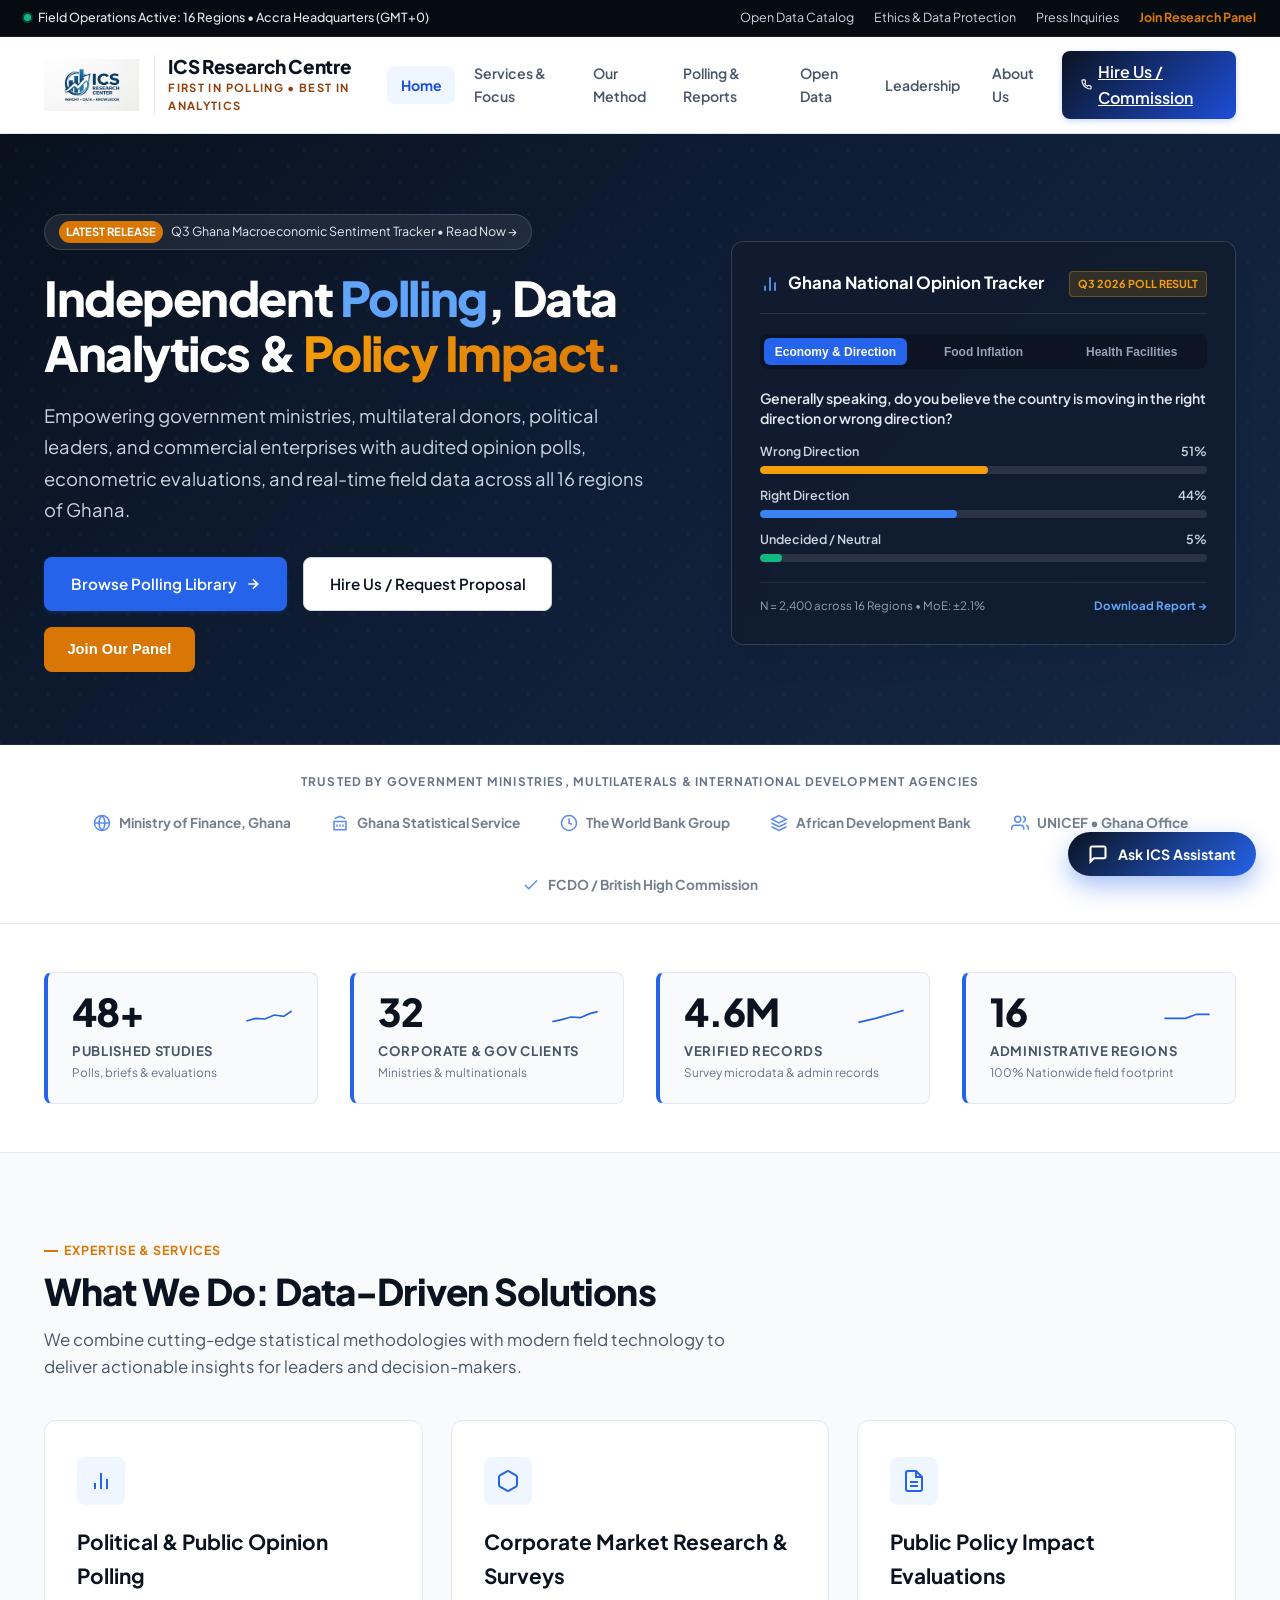
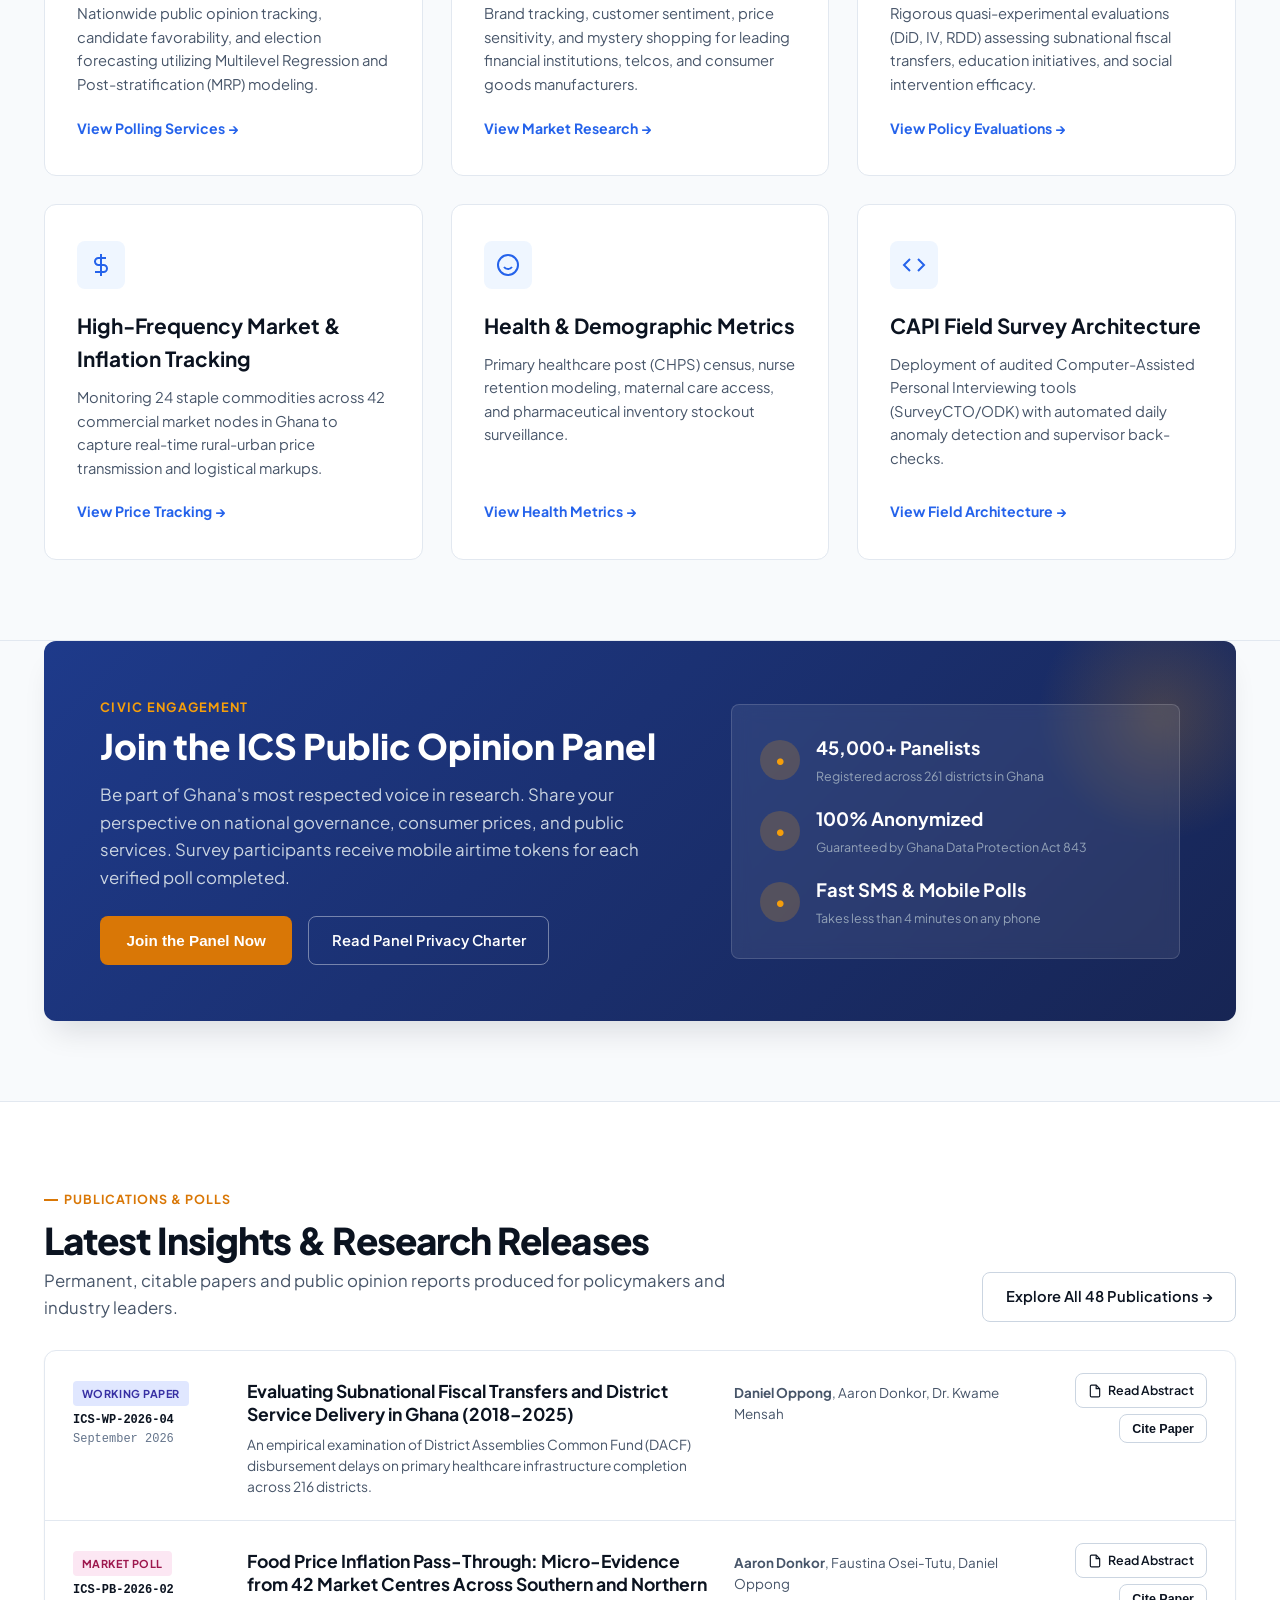
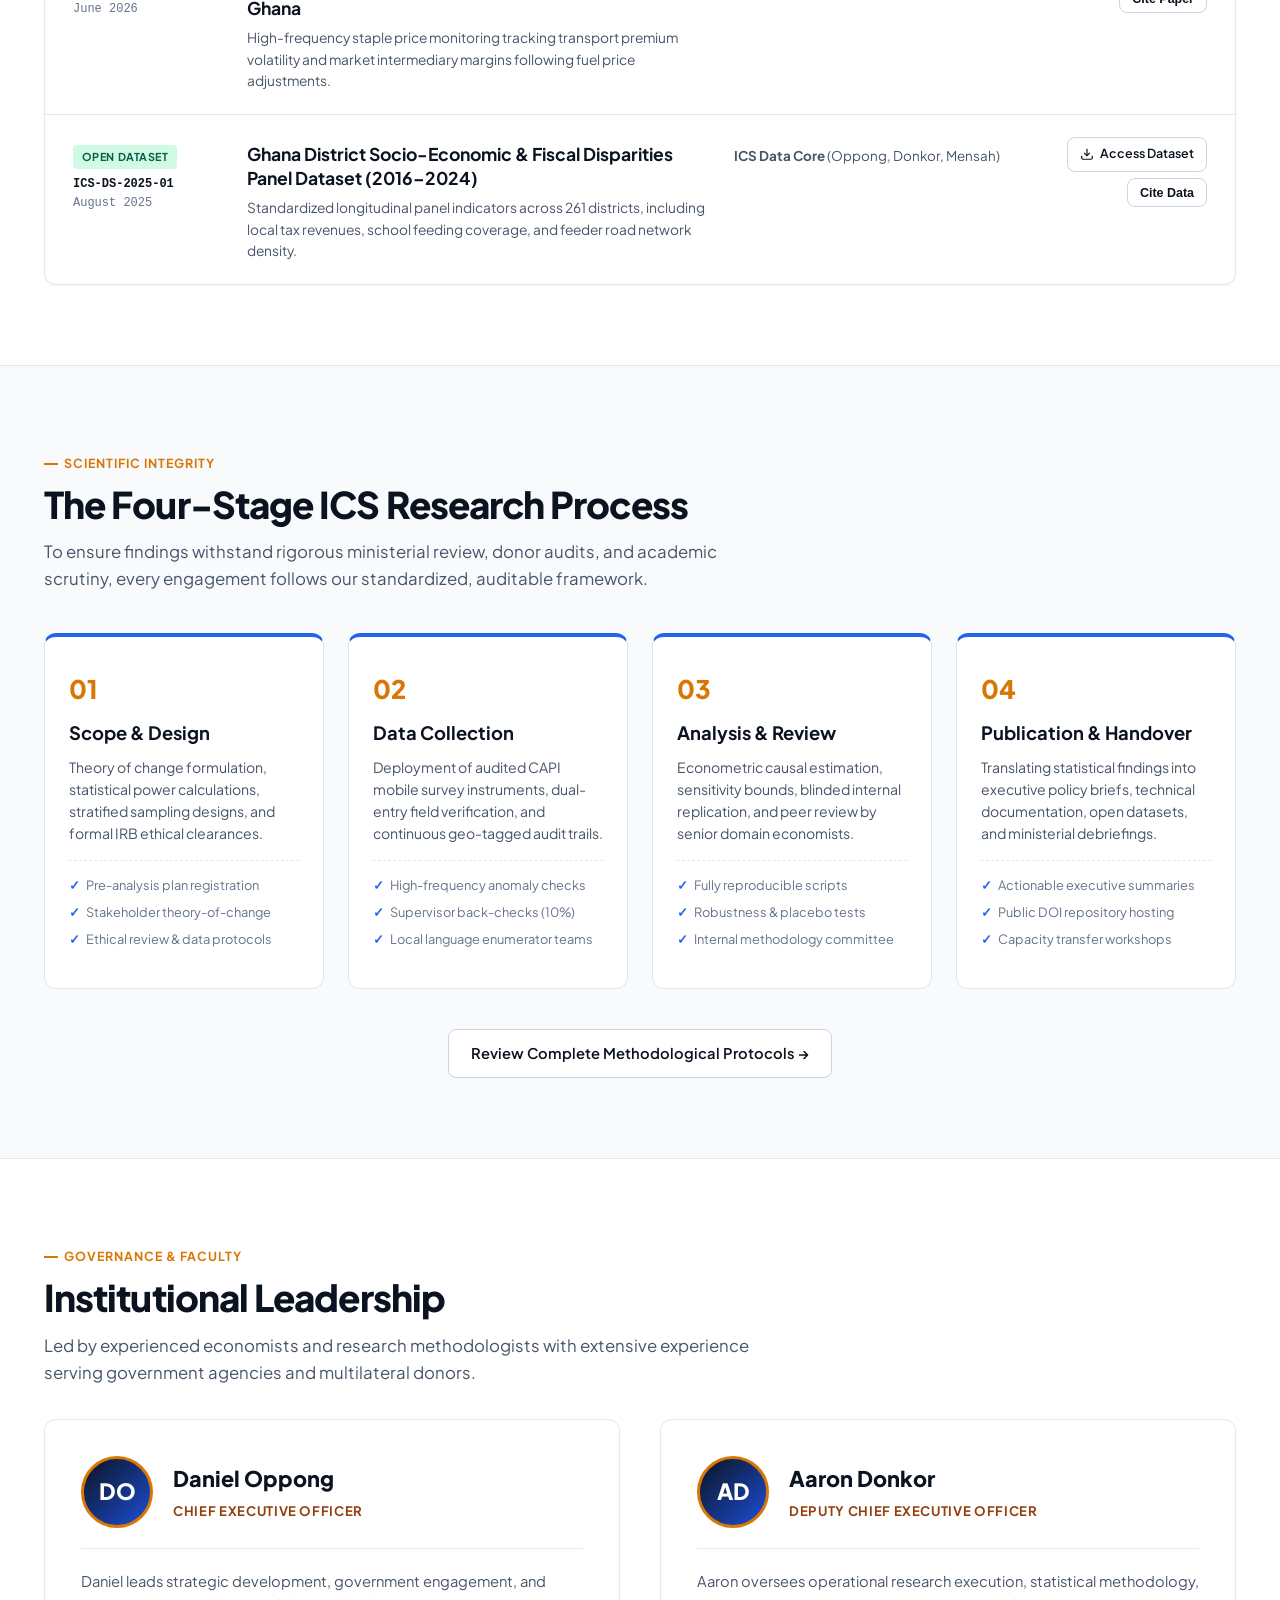
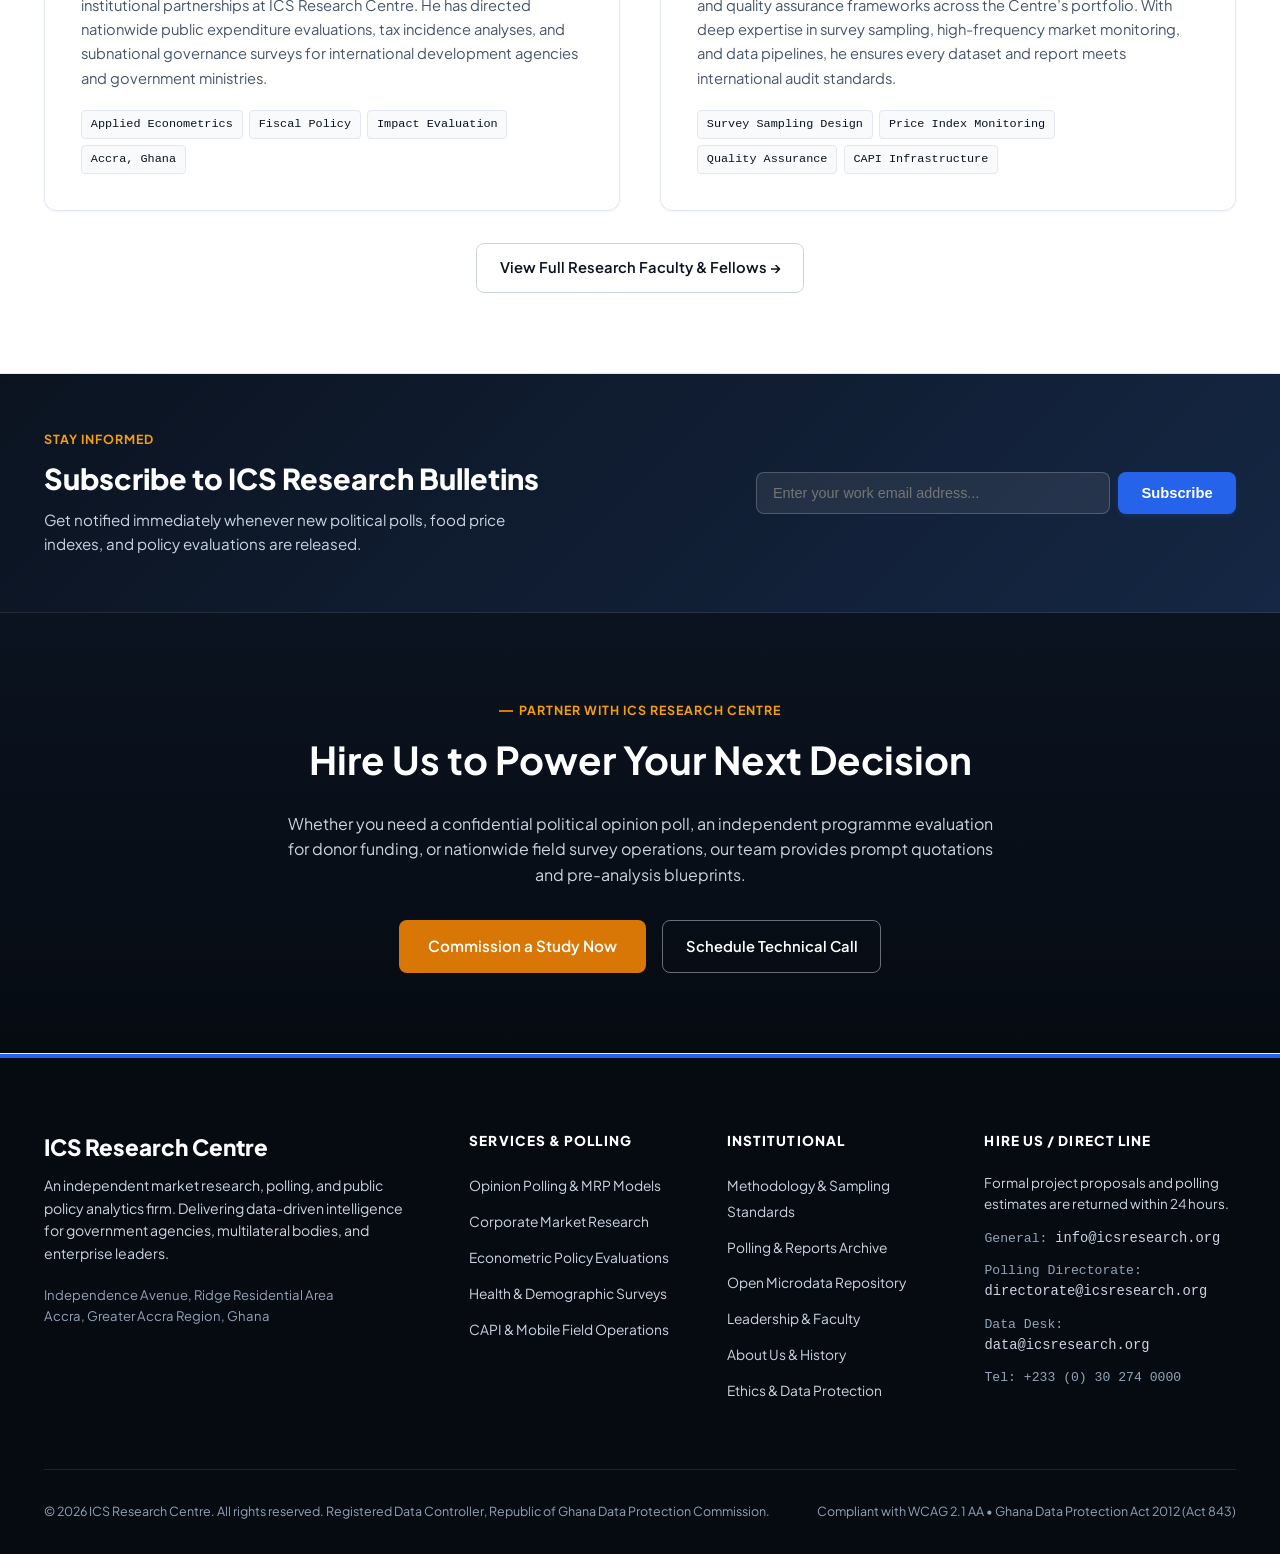
<file: index.html>
<!DOCTYPE html>
<html lang="en">

<head>
  <meta charset="UTF-8">
  <meta name="viewport" content="width=device-width, initial-scale=1.0">
  <title>ICS Research Centre — Independent Market Research, Polling & Policy Analytics | Accra, Ghana</title>
  <meta name="description"
    content="ICS Research Centre is Ghana's premier independent polling, market research, and public policy analytics institution. Combining advanced econometrics with mobile CAPI field operations across all 16 regions.">
  <meta name="keywords"
    content="Ghana polling, market research Accra, opinion polls Ghana, economic analytics, public policy evaluation, Global InfoAnalytics, ICS Research Centre">
  <meta property="og:title" content="ICS Research Centre — First in Polling, Rigour in Analytics">
  <meta property="og:description"
    content="Independent data and analytics research for governments, multilateral bodies, and enterprise leaders across West Africa.">
  <meta property="og:type" content="website">
  <link rel="stylesheet" href="assets/style.css">
  <link rel="preconnect" href="https://fonts.googleapis.com">
  <link rel="preconnect" href="https://fonts.gstatic.com" crossorigin>
  <link
    href="https://fonts.googleapis.com/css2?family=Plus+Jakarta+Sans:wght@400;500;600;700;800&family=Newsreader:ital,opsz,wght@0,6..72,400;0,6..72,600;0,6..72,700;1,6..72,400&display=swap"
    rel="stylesheet">
</head>

<body>

  <!-- Top Utility Bar (Accra Time & Real-Time Operational Status) -->
  <div class="top-notice-bar" role="region" aria-label="Operational Status">
    <div class="top-notice-inner">
      <div class="live-indicator">
        <span class="pulse-dot"></span>
        <span>Field Operations Active: 16 Regions &bull; Accra Headquarters (GMT+0)</span>
      </div>
      <ul class="top-notice-links">
        <li><a href="data.html">Open Data Catalog</a></li>
        <li><a href="about.html#ethics">Ethics & Data Protection</a></li>
        <li><a href="contact.html">Press Inquiries</a></li>
        <li><a href="#" data-open-panel style="color:var(--color-gold); font-weight:700;">Join Research Panel</a></li>
      </ul>
    </div>
  </div>

  <!-- Primary Header & Navigation -->
  <header class="site-header" role="banner">
    <div class="header-inner">
      <a href="index.html" class="brand-lockup" aria-label="ICS Research Centre Homepage">
        <img src="assets/logo.jpg" alt="ICS Research Centre Logo" class="brand-logo-img">
        <div class="brand-text-block">
          <span class="brand-title">ICS Research Centre</span>
          <span class="brand-subtitle">First in Polling &bull; Best in Analytics</span>
        </div>
      </a>

      <nav class="main-nav" role="navigation" aria-label="Primary Navigation">
        <button class="mobile-nav-toggle" aria-expanded="false" aria-label="Toggle Navigation Menu">
          <svg width="24" height="24" viewBox="0 0 24 24" fill="none" stroke="currentColor" stroke-width="2">
            <line x1="3" y1="12" x2="21" y2="12"></line>
            <line x1="3" y1="6" x2="21" y2="6"></line>
            <line x1="3" y1="18" x2="21" y2="18"></line>
          </svg>
        </button>

        <ul class="nav-list">
          <li><a href="index.html" class="nav-link active" aria-current="page">Home</a></li>
          <li><a href="research.html" class="nav-link">Services & Focus</a></li>
          <li><a href="method.html" class="nav-link">Our Method</a></li>
          <li><a href="publications.html" class="nav-link">Polling & Reports</a></li>
          <li><a href="data.html" class="nav-link">Open Data</a></li>
          <li><a href="leadership.html" class="nav-link">Leadership</a></li>
          <li><a href="about.html" class="nav-link">About Us</a></li>
          <li><a href="contact.html" class="nav-cta">
              <svg width="15" height="15" viewBox="0 0 24 24" fill="none" stroke="currentColor" stroke-width="2.5">
                <path
                  d="M22 16.92v3a2 2 0 0 1-2.18 2 19.79 19.79 0 0 1-8.63-3.07 19.5 19.5 0 0 1-6-6 19.79 19.79 0 0 1-3.07-8.67A2 2 0 0 1 4.11 2h3a2 2 0 0 1 2 1.72 12.84 12.84 0 0 0 .7 2.81 2 2 0 0 1-.45 2.11L8.09 9.91a16 16 0 0 0 6 6l1.27-1.27a2 2 0 0 1 2.11-.45 12.84 12.84 0 0 0 2.81.7A2 2 0 0 1 22 16.92z">
                </path>
              </svg>
              Hire Us / Commission
            </a></li>
        </ul>
      </nav>
    </div>
  </header>

  <main id="main-content">

    <!-- HIGH-IMPACT HERO SECTION (Global InfoAnalytics Inspired) -->
    <section class="hero-modern">
      <div class="container">
        <div class="hero-modern-grid">

          <div class="hero-text-col">
            <div class="hero-badge-pill">
              <span class="pill-accent">Latest Release</span>
              <span>Q3 Ghana Macroeconomic Sentiment Tracker &bull; Read Now &rarr;</span>
            </div>

            <h1>
              Independent <span class="highlight-blue">Polling</span>, Data Analytics & <span
                class="highlight-gold">Policy Impact.</span>
            </h1>

            <p class="hero-modern-desc">
              Empowering government ministries, multilateral donors, political leaders, and commercial enterprises with
              audited opinion polls, econometric evaluations, and real-time field data across all 16 regions of Ghana.
            </p>

            <div class="hero-actions">
              <a href="publications.html" class="btn btn-primary" style="padding: 0.85rem 1.6rem; font-size: 0.95rem;">
                Browse Polling Library
                <svg width="16" height="16" viewBox="0 0 24 24" fill="none" stroke="currentColor" stroke-width="2.5">
                  <path d="M5 12h14M12 5l7 7-7 7" />
                </svg>
              </a>
              <a href="contact.html" class="btn btn-secondary" style="padding: 0.85rem 1.6rem; font-size: 0.95rem;">
                Hire Us / Request Proposal
              </a>
              <button data-open-panel class="btn btn-gold" style="padding: 0.85rem 1.4rem;">
                Join Our Panel
              </button>
            </div>
          </div>

          <!-- Hero Live Polling & Sentiment Tracker Widget -->
          <div class="hero-poll-widget" aria-label="Live Polling Widget">
            <div class="poll-widget-header">
              <div class="poll-widget-title">
                <svg width="20" height="20" viewBox="0 0 24 24" fill="none" stroke="#60A5FA" stroke-width="2">
                  <path d="M18 20V10M12 20V4M6 20v-6"></path>
                </svg>
                <h3>Ghana National Opinion Tracker</h3>
              </div>
              <span class="poll-tag" id="heroPollTag">Q3 2026 Poll</span>
            </div>

            <!-- Interactive Tab Selectors -->
            <div class="poll-tabs" role="tablist">
              <button class="poll-tab-btn active" data-poll-key="governance" role="tab" aria-selected="true">Economy &
                Direction</button>
              <button class="poll-tab-btn" data-poll-key="markets" role="tab" aria-selected="false">Food
                Inflation</button>
              <button class="poll-tab-btn" data-poll-key="health" role="tab" aria-selected="false">Health
                Facilities</button>
            </div>

            <!-- Dynamic Polling Bar Display Container -->
            <div id="heroPollContent" class="poll-card-inner">
              <!-- Rendered dynamically by app.js -->
            </div>

            <div class="poll-meta-footer">
              <span id="heroPollSample">N = 2,400 across 16 Regions &bull; MoE: &plusmn;2.1%</span>
              <a href="publications.html" style="color: #60A5FA; text-decoration: none; font-weight: 700;">Download
                Report &rarr;</a>
            </div>
          </div>

        </div>
      </div>
    </section>

    <!-- TRUSTED PARTNER & CREDENTIALS STRIP -->
    <section class="trust-strip" aria-label="Institutional Partners and Clients">
      <div class="container">
        <div class="trust-title">Trusted By Government Ministries, Multilaterals & International Development Agencies
        </div>
        <div class="trust-logos-grid">
          <div class="trust-logo-pill">
            <svg width="18" height="18" viewBox="0 0 24 24" fill="none" stroke="currentColor" stroke-width="2">
              <circle cx="12" cy="12" r="10"></circle>
              <path d="M12 2a14.5 14.5 0 0 0 0 20 14.5 14.5 0 0 0 0-20"></path>
              <path d="M2 12h20"></path>
            </svg>
            Ministry of Finance, Ghana
          </div>
          <div class="trust-logo-pill">
            <svg width="18" height="18" viewBox="0 0 24 24" fill="none" stroke="currentColor" stroke-width="2">
              <path d="M3 21h18M3 10h18M5 6l7-3 7 3M4 10v11M20 10v11M8 14v3M12 14v3M16 14v3"></path>
            </svg>
            Ghana Statistical Service
          </div>
          <div class="trust-logo-pill">
            <svg width="18" height="18" viewBox="0 0 24 24" fill="none" stroke="currentColor" stroke-width="2">
              <circle cx="12" cy="12" r="10"></circle>
              <polyline points="12 6 12 12 16 14"></polyline>
            </svg>
            The World Bank Group
          </div>
          <div class="trust-logo-pill">
            <svg width="18" height="18" viewBox="0 0 24 24" fill="none" stroke="currentColor" stroke-width="2">
              <path d="M12 2L2 7l10 5 10-5-10-5zM2 17l10 5 10-5M2 12l10 5 10-5"></path>
            </svg>
            African Development Bank
          </div>
          <div class="trust-logo-pill">
            <svg width="18" height="18" viewBox="0 0 24 24" fill="none" stroke="currentColor" stroke-width="2">
              <path d="M17 21v-2a4 4 0 0 0-4-4H5a4 4 0 0 0-4 4v2"></path>
              <circle cx="9" cy="7" r="4"></circle>
              <path d="M23 21v-2a4 4 0 0 0-3-3.87"></path>
              <path d="M16 3.13a4 4 0 0 1 0 7.75"></path>
            </svg>
            UNICEF &bull; Ghana Office
          </div>
          <div class="trust-logo-pill">
            <svg width="18" height="18" viewBox="0 0 24 24" fill="none" stroke="currentColor" stroke-width="2">
              <path d="M20 6L9 17l-5-5"></path>
            </svg>
            FCDO / British High Commission
          </div>
        </div>
      </div>
    </section>

    <!-- KEY METRICS & AUDITABLE FIGURES STRIP -->
    <section class="metrics-strip" aria-label="Key Figures">
      <div class="container">
        <div class="metrics-grid">

          <div class="metric-box">
            <div class="metric-number-row">
              <span class="metric-num">48+</span>
              <svg width="48" height="20" viewBox="0 0 72 24" fill="none" stroke="#2563EB" stroke-width="2.5">
                <path d="M2 18 L16 14 L30 15 L44 9 L58 11 L70 3" />
              </svg>
            </div>
            <div class="metric-label">Published Studies</div>
            <div class="metric-sub">Polls, briefs & evaluations</div>
          </div>

          <div class="metric-box">
            <div class="metric-number-row">
              <span class="metric-num">32</span>
              <svg width="48" height="20" viewBox="0 0 72 24" fill="none" stroke="#2563EB" stroke-width="2.5">
                <path d="M2 19 L16 16 L30 12 L44 13 L58 7 L70 4" />
              </svg>
            </div>
            <div class="metric-label">Corporate & Gov Clients</div>
            <div class="metric-sub">Ministries & multinationals</div>
          </div>

          <div class="metric-box">
            <div class="metric-number-row">
              <span class="metric-num">4.6M</span>
              <svg width="48" height="20" viewBox="0 0 72 24" fill="none" stroke="#2563EB" stroke-width="2.5">
                <path d="M2 20 L15 17 L28 14 L42 10 L56 6 L70 2" />
              </svg>
            </div>
            <div class="metric-label">Verified Records</div>
            <div class="metric-sub">Survey microdata & admin records</div>
          </div>

          <div class="metric-box">
            <div class="metric-number-row">
              <span class="metric-num">16</span>
              <svg width="48" height="20" viewBox="0 0 72 24" fill="none" stroke="#2563EB" stroke-width="2.5">
                <path d="M2 14 L18 14 L34 14 L50 8 L66 8 L70 8" />
              </svg>
            </div>
            <div class="metric-label">Administrative Regions</div>
            <div class="metric-sub">100% Nationwide field footprint</div>
          </div>

        </div>
      </div>
    </section>

    <!-- CORE SERVICES / WHAT WE DO (Global InfoAnalytics Style Grid) -->
    <section class="section" id="services">
      <div class="container">
        <span class="section-kicker">Expertise & Services</span>
        <h2 class="section-title">What We Do: Data-Driven Solutions</h2>
        <p class="section-subtitle">
          We combine cutting-edge statistical methodologies with modern field technology to deliver actionable insights
          for leaders and decision-makers.
        </p>

        <div class="services-grid">

          <!-- Service 1 -->
          <div class="service-card">
            <div class="service-icon-box">
              <svg width="24" height="24" viewBox="0 0 24 24" fill="none" stroke="currentColor" stroke-width="2">
                <path d="M18 20V10M12 20V4M6 20v-6"></path>
              </svg>
            </div>
            <h3>Political & Public Opinion Polling</h3>
            <p>
              Nationwide public opinion tracking, candidate favorability, and election forecasting utilizing Multilevel
              Regression and Post-stratification (MRP) modeling.
            </p>
            <a href="research.html#public-policy" class="service-link">View Polling Services &rarr;</a>
          </div>

          <!-- Service 2 -->
          <div class="service-card">
            <div class="service-icon-box">
              <svg width="24" height="24" viewBox="0 0 24 24" fill="none" stroke="currentColor" stroke-width="2">
                <path
                  d="M21 16V8a2 2 0 0 0-1-1.73l-7-4a2 2 0 0 0-2 0l-7 4A2 2 0 0 0 3 8v8a2 2 0 0 0 1 1.73l7 4a2 2 0 0 0 2 0l7-4A2 2 0 0 0 21 16z">
                </path>
              </svg>
            </div>
            <h3>Corporate Market Research & Surveys</h3>
            <p>
              Brand tracking, customer sentiment, price sensitivity, and mystery shopping for leading financial
              institutions, telcos, and consumer goods manufacturers.
            </p>
            <a href="research.html#economic-data" class="service-link">View Market Research &rarr;</a>
          </div>

          <!-- Service 3 -->
          <div class="service-card">
            <div class="service-icon-box">
              <svg width="24" height="24" viewBox="0 0 24 24" fill="none" stroke="currentColor" stroke-width="2">
                <path d="M14 2H6a2 2 0 0 0-2 2v16a2 2 0 0 0 2 2h12a2 2 0 0 0 2-2V8z"></path>
                <polyline points="14 2 14 8 20 8"></polyline>
                <line x1="16" y1="13" x2="8" y2="13"></line>
                <line x1="16" y1="17" x2="8" y2="17"></line>
              </svg>
            </div>
            <h3>Public Policy Impact Evaluations</h3>
            <p>
              Rigorous quasi-experimental evaluations (DiD, IV, RDD) assessing subnational fiscal transfers, education
              initiatives, and social intervention efficacy.
            </p>
            <a href="research.html#statistical-modelling" class="service-link">View Policy Evaluations &rarr;</a>
          </div>

          <!-- Service 4 -->
          <div class="service-card">
            <div class="service-icon-box">
              <svg width="24" height="24" viewBox="0 0 24 24" fill="none" stroke="currentColor" stroke-width="2">
                <line x1="12" y1="1" x2="12" y2="23"></line>
                <path d="M17 5H9.5a3.5 3.5 0 0 0 0 7h5a3.5 3.5 0 0 1 0 7H6"></path>
              </svg>
            </div>
            <h3>High-Frequency Market & Inflation Tracking</h3>
            <p>
              Monitoring 24 staple commodities across 42 commercial market nodes in Ghana to capture real-time
              rural-urban price transmission and logistical markups.
            </p>
            <a href="research.html#economic-data" class="service-link">View Price Tracking &rarr;</a>
          </div>

          <!-- Service 5 -->
          <div class="service-card">
            <div class="service-icon-box">
              <svg width="24" height="24" viewBox="0 0 24 24" fill="none" stroke="currentColor" stroke-width="2">
                <circle cx="12" cy="12" r="10"></circle>
                <path d="M8 14s1.5 2 4 2 4-2 4-2"></path>
                <line x1="9" y1="9" x2="9.01" y2="9"></line>
                <line x1="15" y1="9" x2="15.01" y2="9"></line>
              </svg>
            </div>
            <h3>Health & Demographic Metrics</h3>
            <p>
              Primary healthcare post (CHPS) census, nurse retention modeling, maternal care access, and pharmaceutical
              inventory stockout surveillance.
            </p>
            <a href="research.html#health-metrics" class="service-link">View Health Metrics &rarr;</a>
          </div>

          <!-- Service 6 -->
          <div class="service-card">
            <div class="service-icon-box">
              <svg width="24" height="24" viewBox="0 0 24 24" fill="none" stroke="currentColor" stroke-width="2">
                <polyline points="16 18 22 12 16 6"></polyline>
                <polyline points="8 6 2 12 8 18"></polyline>
              </svg>
            </div>
            <h3>CAPI Field Survey Architecture</h3>
            <p>
              Deployment of audited Computer-Assisted Personal Interviewing tools (SurveyCTO/ODK) with automated daily
              anomaly detection and supervisor back-checks.
            </p>
            <a href="research.html#data-infrastructure" class="service-link">View Field Architecture &rarr;</a>
          </div>

        </div>
      </div>
    </section>

    <!-- "JOIN THE PANEL" CALLOUT (Signature GIA-Style Community Card) -->
    <section class="section" style="padding-top: 0;">
      <div class="container">
        <div class="panel-callout-card">
          <div>
            <span
              style="font-size: 0.8rem; font-weight: 700; text-transform: uppercase; letter-spacing: 0.1em; color: #F59E0B; margin-bottom: 0.5rem; display: block;">Civic
              Engagement</span>
            <h2>Join the ICS Public Opinion Panel</h2>
            <p>
              Be part of Ghana's most respected voice in research. Share your perspective on national governance,
              consumer prices, and public services. Survey participants receive mobile airtime tokens for each verified
              poll completed.
            </p>
            <div style="display: flex; gap: 1rem; flex-wrap: wrap;">
              <button data-open-panel class="btn btn-gold" style="padding: 0.85rem 1.6rem; font-size: 0.95rem;">
                Join the Panel Now
              </button>
              <a href="about.html#ethics" class="btn btn-secondary"
                style="color: #FFFFFF; background: transparent; border-color: rgba(255,255,255,0.4);">
                Read Panel Privacy Charter
              </a>
            </div>
          </div>

          <div class="panel-stats-box">
            <div class="panel-stat-item">
              <div class="panel-stat-icon">&bull;</div>
              <div class="panel-stat-text">
                <strong>45,000+ Panelists</strong>
                <span>Registered across 261 districts in Ghana</span>
              </div>
            </div>
            <div class="panel-stat-item">
              <div class="panel-stat-icon">&bull;</div>
              <div class="panel-stat-text">
                <strong>100% Anonymized</strong>
                <span>Guaranteed by Ghana Data Protection Act 843</span>
              </div>
            </div>
            <div class="panel-stat-item">
              <div class="panel-stat-icon">&bull;</div>
              <div class="panel-stat-text">
                <strong>Fast SMS & Mobile Polls</strong>
                <span>Takes less than 4 minutes on any phone</span>
              </div>
            </div>
          </div>
        </div>
      </div>
    </section>

    <!-- RECENT RESEARCH & POLLING REPORTS ARCHIVE -->
    <section class="section" style="background: var(--color-surface);">
      <div class="container">
        <div
          style="display: flex; justify-content: space-between; align-items: flex-end; flex-wrap: wrap; gap: 1rem; margin-bottom: 1.5rem;">
          <div>
            <span class="section-kicker">Publications & Polls</span>
            <h2 class="section-title" style="margin-bottom: 0.35rem;">Latest Insights & Research Releases</h2>
            <p class="section-subtitle">Permanent, citable papers and public opinion reports produced for policymakers
              and industry leaders.</p>
          </div>
          <a href="publications.html" class="btn btn-secondary">Explore All 48 Publications &rarr;</a>
        </div>

        <div class="publications-table-wrap">

          <!-- Publication 1 -->
          <div class="pub-row" data-type="working-paper" data-focus="public-policy">
            <div class="pub-meta-col">
              <span class="pub-badge badge-working">Working Paper</span>
              <div style="font-weight: 700; color: var(--color-navy);">ICS-WP-2026-04</div>
              <div>September 2026</div>
            </div>
            <div class="pub-title-col">
              <h4><a href="publications.html#ICS-WP-2026-04">Evaluating Subnational Fiscal Transfers and District
                  Service Delivery in Ghana (2018–2025)</a></h4>
              <p class="pub-excerpt">
                An empirical examination of District Assemblies Common Fund (DACF) disbursement delays on primary
                healthcare infrastructure completion across 216 districts.
              </p>
            </div>
            <div class="pub-authors-col">
              <strong>Daniel Oppong</strong>, Aaron Donkor, Dr. Kwame Mensah
            </div>
            <div class="pub-actions-col">
              <a href="publications.html#ICS-WP-2026-04" class="pub-btn">
                <svg width="14" height="14" viewBox="0 0 24 24" fill="none" stroke="currentColor" stroke-width="2">
                  <path d="M14 2H6a2 2 0 0 0-2 2v16a2 2 0 0 0 2 2h12a2 2 0 0 0 2-2V8z"></path>
                  <polyline points="14 2 14 8 20 8"></polyline>
                </svg>
                Read Abstract
              </a>
              <button class="pub-btn" data-cite-id="ICS-WP-2026-04">
                Cite Paper
              </button>
            </div>
          </div>

          <!-- Publication 2 -->
          <div class="pub-row" data-type="policy-brief" data-focus="economic-data">
            <div class="pub-meta-col">
              <span class="pub-badge badge-poll">Market Poll</span>
              <div style="font-weight: 700; color: var(--color-navy);">ICS-PB-2026-02</div>
              <div>June 2026</div>
            </div>
            <div class="pub-title-col">
              <h4><a href="publications.html#ICS-PB-2026-02">Food Price Inflation Pass-Through: Micro-Evidence from 42
                  Market Centres Across Southern and Northern Ghana</a></h4>
              <p class="pub-excerpt">
                High-frequency staple price monitoring tracking transport premium volatility and market intermediary
                margins following fuel price adjustments.
              </p>
            </div>
            <div class="pub-authors-col">
              <strong>Aaron Donkor</strong>, Faustina Osei-Tutu, Daniel Oppong
            </div>
            <div class="pub-actions-col">
              <a href="publications.html#ICS-PB-2026-02" class="pub-btn">
                <svg width="14" height="14" viewBox="0 0 24 24" fill="none" stroke="currentColor" stroke-width="2">
                  <path d="M14 2H6a2 2 0 0 0-2 2v16a2 2 0 0 0 2 2h12a2 2 0 0 0 2-2V8z"></path>
                  <polyline points="14 2 14 8 20 8"></polyline>
                </svg>
                Read Abstract
              </a>
              <button class="pub-btn" data-cite-id="ICS-PB-2026-02">
                Cite Paper
              </button>
            </div>
          </div>

          <!-- Publication 3 -->
          <div class="pub-row" data-type="dataset-release" data-focus="data-infrastructure">
            <div class="pub-meta-col">
              <span class="pub-badge badge-dataset">Open Dataset</span>
              <div style="font-weight: 700; color: var(--color-navy);">ICS-DS-2025-01</div>
              <div>August 2025</div>
            </div>
            <div class="pub-title-col">
              <h4><a href="data.html#ICS-DS-2025-01">Ghana District Socio-Economic & Fiscal Disparities Panel Dataset
                  (2016–2024)</a></h4>
              <p class="pub-excerpt">
                Standardized longitudinal panel indicators across 261 districts, including local tax revenues, school
                feeding coverage, and feeder road network density.
              </p>
            </div>
            <div class="pub-authors-col">
              <strong>ICS Data Core</strong> (Oppong, Donkor, Mensah)
            </div>
            <div class="pub-actions-col">
              <a href="data.html" class="pub-btn">
                <svg width="14" height="14" viewBox="0 0 24 24" fill="none" stroke="currentColor" stroke-width="2">
                  <path d="M21 15v4a2 2 0 0 1-2 2H5a2 2 0 0 1-2-2v-4"></path>
                  <polyline points="7 10 12 15 17 10"></polyline>
                  <line x1="12" y1="15" x2="12" y2="3"></line>
                </svg>
                Access Dataset
              </a>
              <button class="pub-btn" data-cite-id="ICS-DS-2025-01">
                Cite Data
              </button>
            </div>
          </div>

        </div>
      </div>
    </section>

    <!-- FOUR-STAGE METHODOLOGY & AUDIT STANDARDS -->
    <section class="section">
      <div class="container">
        <span class="section-kicker">Scientific Integrity</span>
        <h2 class="section-title">The Four-Stage ICS Research Process</h2>
        <p class="section-subtitle">
          To ensure findings withstand rigorous ministerial review, donor audits, and academic scrutiny, every
          engagement follows our standardized, auditable framework.
        </p>

        <div class="method-timeline">

          <div class="method-step">
            <div class="step-num">01</div>
            <h4>Scope & Design</h4>
            <p>Theory of change formulation, statistical power calculations, stratified sampling designs, and formal IRB
              ethical clearances.</p>
            <ul class="step-checklist">
              <li>Pre-analysis plan registration</li>
              <li>Stakeholder theory-of-change</li>
              <li>Ethical review & data protocols</li>
            </ul>
          </div>

          <div class="method-step">
            <div class="step-num">02</div>
            <h4>Data Collection</h4>
            <p>Deployment of audited CAPI mobile survey instruments, dual-entry field verification, and continuous
              geo-tagged audit trails.</p>
            <ul class="step-checklist">
              <li>High-frequency anomaly checks</li>
              <li>Supervisor back-checks (10%)</li>
              <li>Local language enumerator teams</li>
            </ul>
          </div>

          <div class="method-step">
            <div class="step-num">03</div>
            <h4>Analysis & Review</h4>
            <p>Econometric causal estimation, sensitivity bounds, blinded internal replication, and peer review by
              senior domain economists.</p>
            <ul class="step-checklist">
              <li>Fully reproducible scripts</li>
              <li>Robustness & placebo tests</li>
              <li>Internal methodology committee</li>
            </ul>
          </div>

          <div class="method-step">
            <div class="step-num">04</div>
            <h4>Publication & Handover</h4>
            <p>Translating statistical findings into executive policy briefs, technical documentation, open datasets,
              and ministerial debriefings.</p>
            <ul class="step-checklist">
              <li>Actionable executive summaries</li>
              <li>Public DOI repository hosting</li>
              <li>Capacity transfer workshops</li>
            </ul>
          </div>

        </div>

        <div style="margin-top: 2.5rem; text-align: center;">
          <a href="method.html" class="btn btn-secondary">Review Complete Methodological Protocols &rarr;</a>
        </div>
      </div>
    </section>

    <!-- EXECUTIVE LEADERSHIP SPOTLIGHT -->
    <section class="section" style="background: var(--color-surface);">
      <div class="container">
        <span class="section-kicker">Governance & Faculty</span>
        <h2 class="section-title">Institutional Leadership</h2>
        <p class="section-subtitle">
          Led by experienced economists and research methodologists with extensive experience serving government
          agencies and multilateral donors.
        </p>

        <div class="leadership-grid">

          <div class="leader-card">
            <div class="leader-header">
              <div class="leader-avatar">DO</div>
              <div class="leader-meta">
                <h3>Daniel Oppong</h3>
                <div class="leader-title">Chief Executive Officer</div>
              </div>
            </div>
            <p class="leader-bio">
              Daniel leads strategic development, government engagement, and institutional partnerships at ICS Research
              Centre. He has directed nationwide public expenditure evaluations, tax incidence analyses, and subnational
              governance surveys for international development agencies and government ministries.
            </p>
            <ul class="leader-specialisms">
              <li>Applied Econometrics</li>
              <li>Fiscal Policy</li>
              <li>Impact Evaluation</li>
              <li>Accra, Ghana</li>
            </ul>
          </div>

          <div class="leader-card">
            <div class="leader-header">
              <div class="leader-avatar">AD</div>
              <div class="leader-meta">
                <h3>Aaron Donkor</h3>
                <div class="leader-title">Deputy Chief Executive Officer</div>
              </div>
            </div>
            <p class="leader-bio">
              Aaron oversees operational research execution, statistical methodology, and quality assurance frameworks
              across the Centre’s portfolio. With deep expertise in survey sampling, high-frequency market monitoring,
              and data pipelines, he ensures every dataset and report meets international audit standards.
            </p>
            <ul class="leader-specialisms">
              <li>Survey Sampling Design</li>
              <li>Price Index Monitoring</li>
              <li>Quality Assurance</li>
              <li>CAPI Infrastructure</li>
            </ul>
          </div>

        </div>

        <div style="margin-top: 2rem; text-align: center;">
          <a href="leadership.html" class="btn btn-secondary">View Full Research Faculty & Fellows &rarr;</a>
        </div>
      </div>
    </section>

    <!-- NEWSLETTER & POLLING BULLETIN SIGNUP (Signature GIA-Style Lead Strip) -->
    <section class="newsletter-strip">
      <div class="container">
        <div class="newsletter-inner">
          <div>
            <span
              style="font-size: 0.78rem; text-transform: uppercase; font-weight: 700; color: #F59E0B; letter-spacing: 0.08em; display: block; margin-bottom: 0.35rem;">Stay
              Informed</span>
            <h3 style="font-size: 1.8rem; font-weight: 800; color: #FFFFFF; margin-bottom: 0.4rem;">Subscribe to ICS
              Research Bulletins</h3>
            <p style="font-size: 0.95rem; color: #CBD5E1; max-width: 500px;">
              Get notified immediately whenever new political polls, food price indexes, and policy evaluations are
              released.
            </p>
          </div>
          <form class="newsletter-form">
            <input type="email" class="newsletter-input" placeholder="Enter your work email address..." required>
            <button type="submit" class="btn btn-primary" style="padding: 0.75rem 1.4rem;">Subscribe</button>
          </form>
        </div>
      </div>
    </section>

    <!-- B2B / COMMISSIONING CALLOUT ("Hire Us Today") -->
    <section class="section section-navy">
      <div class="container" style="text-align: center;">
        <span class="section-kicker" style="color: #F59E0B;">Partner with ICS Research Centre</span>
        <h2 style="font-size: 2.4rem; color: #FFFFFF; margin-bottom: 1.25rem;">Hire Us to Power Your Next Decision</h2>
        <p class="lead-text" style="color: #CBD5E1; max-width: 720px; margin: 0 auto 2rem auto;">
          Whether you need a confidential political opinion poll, an independent programme evaluation for donor funding,
          or nationwide field survey operations, our team provides prompt quotations and pre-analysis blueprints.
        </p>
        <div style="display: flex; justify-content: center; gap: 1rem; flex-wrap: wrap;">
          <a href="contact.html" class="btn btn-gold" style="padding: 0.85rem 1.75rem; font-size: 0.95rem;">Commission a
            Study Now</a>
          <a href="contact.html?inquiry=call" class="btn btn-secondary"
            style="background: transparent; color: #FFFFFF; border-color: rgba(255,255,255,0.4);">Schedule Technical
            Call</a>
        </div>
      </div>
    </section>

  </main>

  <!-- FLOATING DIGITAL ASSISTANT (Like Global InfoAnalytics Assistant Widget) -->
  <button id="assistantTrigger" class="floating-assistant-trigger" aria-label="Open ICS Digital Assistant">
    <svg width="20" height="20" viewBox="0 0 24 24" fill="none" stroke="currentColor" stroke-width="2.5">
      <path d="M21 15a2 2 0 0 1-2 2H7l-4 4V5a2 2 0 0 1 2-2h14a2 2 0 0 1 2 2z"></path>
    </svg>
    <span>Ask ICS Assistant</span>
  </button>

  <div id="assistantDrawer" class="assistant-drawer" role="region" aria-label="ICS Assistant Chat">
    <div class="assistant-header">
      <div style="display: flex; align-items: center; gap: 0.5rem;">
        <div style="width: 8px; height: 8px; background: #10B981; border-radius: 50%;"></div>
        <strong>ICS Research Assistant</strong>
      </div>
      <button id="assistantClose"
        style="background: none; border: none; color: #94A3B8; font-size: 1.3rem; cursor: pointer;">&times;</button>
    </div>
    <div id="assistantMessages" class="assistant-body">
      <div class="assistant-msg msg-bot">
        Hello! How can I assist you today? You can choose a common topic below or book a consultation:
      </div>
      <div class="assistant-chips">
        <button class="assistant-chip" data-prompt="commission-poll">How do I commission an opinion poll?</button>
        <button class="assistant-chip" data-prompt="open-data">Where can I download open microdata?</button>
        <button class="assistant-chip" data-prompt="methodology">What sampling standards do you follow?</button>
        <button class="assistant-chip" data-prompt="leadership">Who directs the Centre?</button>
      </div>
    </div>
    <div
      style="padding: 0.75rem 1rem; border-top: 1px solid var(--color-border); background: var(--color-paper); font-size: 0.75rem; text-align: center; color: var(--color-ink-faint);">
      Direct Line: <a href="tel:+233302740000" style="color:var(--color-primary); font-weight:700;">+233 (0) 30 274
        0000</a>
    </div>
  </div>

  <!-- "JOIN THE PANEL" REGISTRATION MODAL -->
  <div class="modal-overlay" id="joinPanelModal" role="dialog" aria-modal="true" aria-labelledby="modalPanelTitle">
    <div class="modal-content">
      <button class="modal-close" id="closePanelBtn" aria-label="Close dialog">&times;</button>
      <h3 id="modalPanelTitle"
        style="font-size: 1.4rem; font-weight: 800; color: var(--color-navy); margin-bottom: 0.4rem;">Join the ICS
        Research Panel</h3>
      <p style="font-size: 0.85rem; color: var(--color-ink-muted); margin-bottom: 1.25rem;">
        Become a member of Ghana’s nationwide public opinion panel. Earn airtime credits for each verified survey
        completed.
      </p>

      <form id="joinPanelForm">
        <div class="form-group">
          <label class="form-label">Full Name *</label>
          <input type="text" class="form-control" placeholder="e.g. Ama Mensah" required>
        </div>
        <div class="form-group">
          <label class="form-label">Mobile Number (For Mobile Money Airtime Tokens) *</label>
          <input type="tel" class="form-control" placeholder="e.g. 024 XXX XXXX" required>
        </div>
        <div class="form-group">
          <label class="form-label">Region of Residence *</label>
          <select class="form-control" required>
            <option value="" disabled selected>Select Region in Ghana...</option>
            <option>Greater Accra</option>
            <option>Ashanti</option>
            <option>Western</option>
            <option>Central</option>
            <option>Eastern</option>
            <option>Volta</option>
            <option>Northern</option>
            <option>Upper East</option>
            <option>Upper West</option>
            <option>Bono</option>
            <option>Bono East</option>
            <option>Ahafo</option>
            <option>Oti</option>
            <option>Savannah</option>
            <option>North East</option>
            <option>Western North</option>
          </select>
        </div>
        <button type="submit" class="btn btn-primary" style="width: 100%; padding: 0.85rem;">Submit Panel
          Registration</button>
      </form>

      <div id="panelSuccessMsg" style="display: none; text-align: center; padding: 1.5rem 0;">
        <div
          style="width: 48px; height: 48px; background: #ECFDF5; color: #10B981; border-radius: 50%; display: flex; align-items: center; justify-content: center; margin: 0 auto 1rem auto; font-size: 1.5rem;">
          &check;</div>
        <h4 style="font-size: 1.2rem; color: var(--color-navy); margin-bottom: 0.5rem;">Registration Confirmed!</h4>
        <p style="font-size: 0.85rem; color: var(--color-ink-muted); margin-bottom: 1rem;">
          Your official panel ID is: <strong id="panelCodeDisplay"
            style="font-family: var(--font-mono); color: var(--color-primary);"></strong>. You will receive an SMS
          verification code shortly.
        </p>
      </div>
    </div>
  </div>

  <!-- Citation Modal -->
  <div class="modal-overlay" id="citationModal" role="dialog" aria-modal="true" aria-labelledby="modalCitationTitle">
    <div class="modal-content">
      <button class="modal-close" id="modalCloseBtn" aria-label="Close dialog">&times;</button>
      <h3 id="modalCitationTitle" style="font-size: 1.3rem; margin-bottom: 0.5rem;">Cite This Publication</h3>
      <p style="font-size: 0.85rem; color: var(--color-ink-muted); margin-bottom: 1rem;">
        ICS Research Centre records are definitive, persistent citable works. Select your required citation style below.
      </p>

      <div style="margin-bottom: 1rem;">
        <label for="citationFormatSelect"
          style="font-size: 0.82rem; font-weight: 600; display: block; margin-bottom: 0.35rem;">Citation Style:</label>
        <select id="citationFormatSelect" class="form-control" style="max-width: 200px;">
          <option value="apa">APA (7th Edition)</option>
          <option value="chicago">Chicago Manual of Style</option>
          <option value="bibtex">BibTeX (.bib)</option>
        </select>
      </div>

      <textarea id="citationText" class="form-control" rows="5" readonly
        style="font-family: var(--font-mono); font-size: 0.8rem; background: var(--color-paper);"></textarea>

      <div style="display: flex; justify-content: flex-end; gap: 0.75rem; margin-top: 1.25rem;">
        <button id="copyCitationBtn" class="btn btn-primary" style="font-size: 0.85rem; padding: 0.5rem 1rem;">Copy
          Citation</button>
      </div>
    </div>
  </div>

  <!-- Rich Institutional & Corporate Footer -->
  <footer class="site-footer" role="contentinfo">
    <div class="container">
      <div class="footer-grid">

        <div class="footer-brand">
          <h3>ICS Research Centre</h3>
          <p>
            An independent market research, polling, and public policy analytics firm. Delivering data-driven
            intelligence for government agencies, multilateral bodies, and enterprise leaders.
          </p>
          <div style="margin-top: 1.25rem; font-size: 0.82rem; color: #94A3B8;">
            Independence Avenue, Ridge Residential Area<br>
            Accra, Greater Accra Region, Ghana
          </div>
        </div>

        <div class="footer-col">
          <h4>Services & Polling</h4>
          <ul class="footer-links">
            <li><a href="research.html#public-policy">Opinion Polling & MRP Models</a></li>
            <li><a href="research.html#economic-data">Corporate Market Research</a></li>
            <li><a href="research.html#statistical-modelling">Econometric Policy Evaluations</a></li>
            <li><a href="research.html#health-metrics">Health & Demographic Surveys</a></li>
            <li><a href="research.html#data-infrastructure">CAPI & Mobile Field Operations</a></li>
          </ul>
        </div>

        <div class="footer-col">
          <h4>Institutional</h4>
          <ul class="footer-links">
            <li><a href="method.html">Methodology & Sampling Standards</a></li>
            <li><a href="publications.html">Polling & Reports Archive</a></li>
            <li><a href="data.html">Open Microdata Repository</a></li>
            <li><a href="leadership.html">Leadership & Faculty</a></li>
            <li><a href="about.html">About Us & History</a></li>
            <li><a href="about.html#ethics">Ethics & Data Protection</a></li>
          </ul>
        </div>

        <div class="footer-col">
          <h4>Hire Us / Direct Line</h4>
          <p style="font-size: 0.84rem; margin-bottom: 0.8rem; color: #CBD5E1;">
            Formal project proposals and polling estimates are returned within 24 hours.
          </p>
          <ul class="footer-links" style="font-family: var(--font-mono); font-size: 0.82rem;">
            <li>General: <a href="mailto:info@icsresearch.org">info@icsresearch.org</a></li>
            <li>Polling Directorate: <a href="mailto:directorate@icsresearch.org">directorate@icsresearch.org</a></li>
            <li>Data Desk: <a href="mailto:data@icsresearch.org">data@icsresearch.org</a></li>
            <li>Tel: +233 (0) 30 274 0000</li>
          </ul>
        </div>

      </div>

      <div class="footer-bottom">
        <div class="footer-meta-text">
          &copy; 2026 ICS Research Centre. All rights reserved. Registered Data Controller, Republic of Ghana Data
          Protection Commission.
        </div>
        <div class="footer-meta-text">
          <span>Compliant with WCAG 2.1 AA</span> &bull;
          <span>Ghana Data Protection Act 2012 (Act 843)</span>
        </div>
      </div>
    </div>
  </footer>

  <script src="assets/app.js"></script>
</body>

</html>
</file>
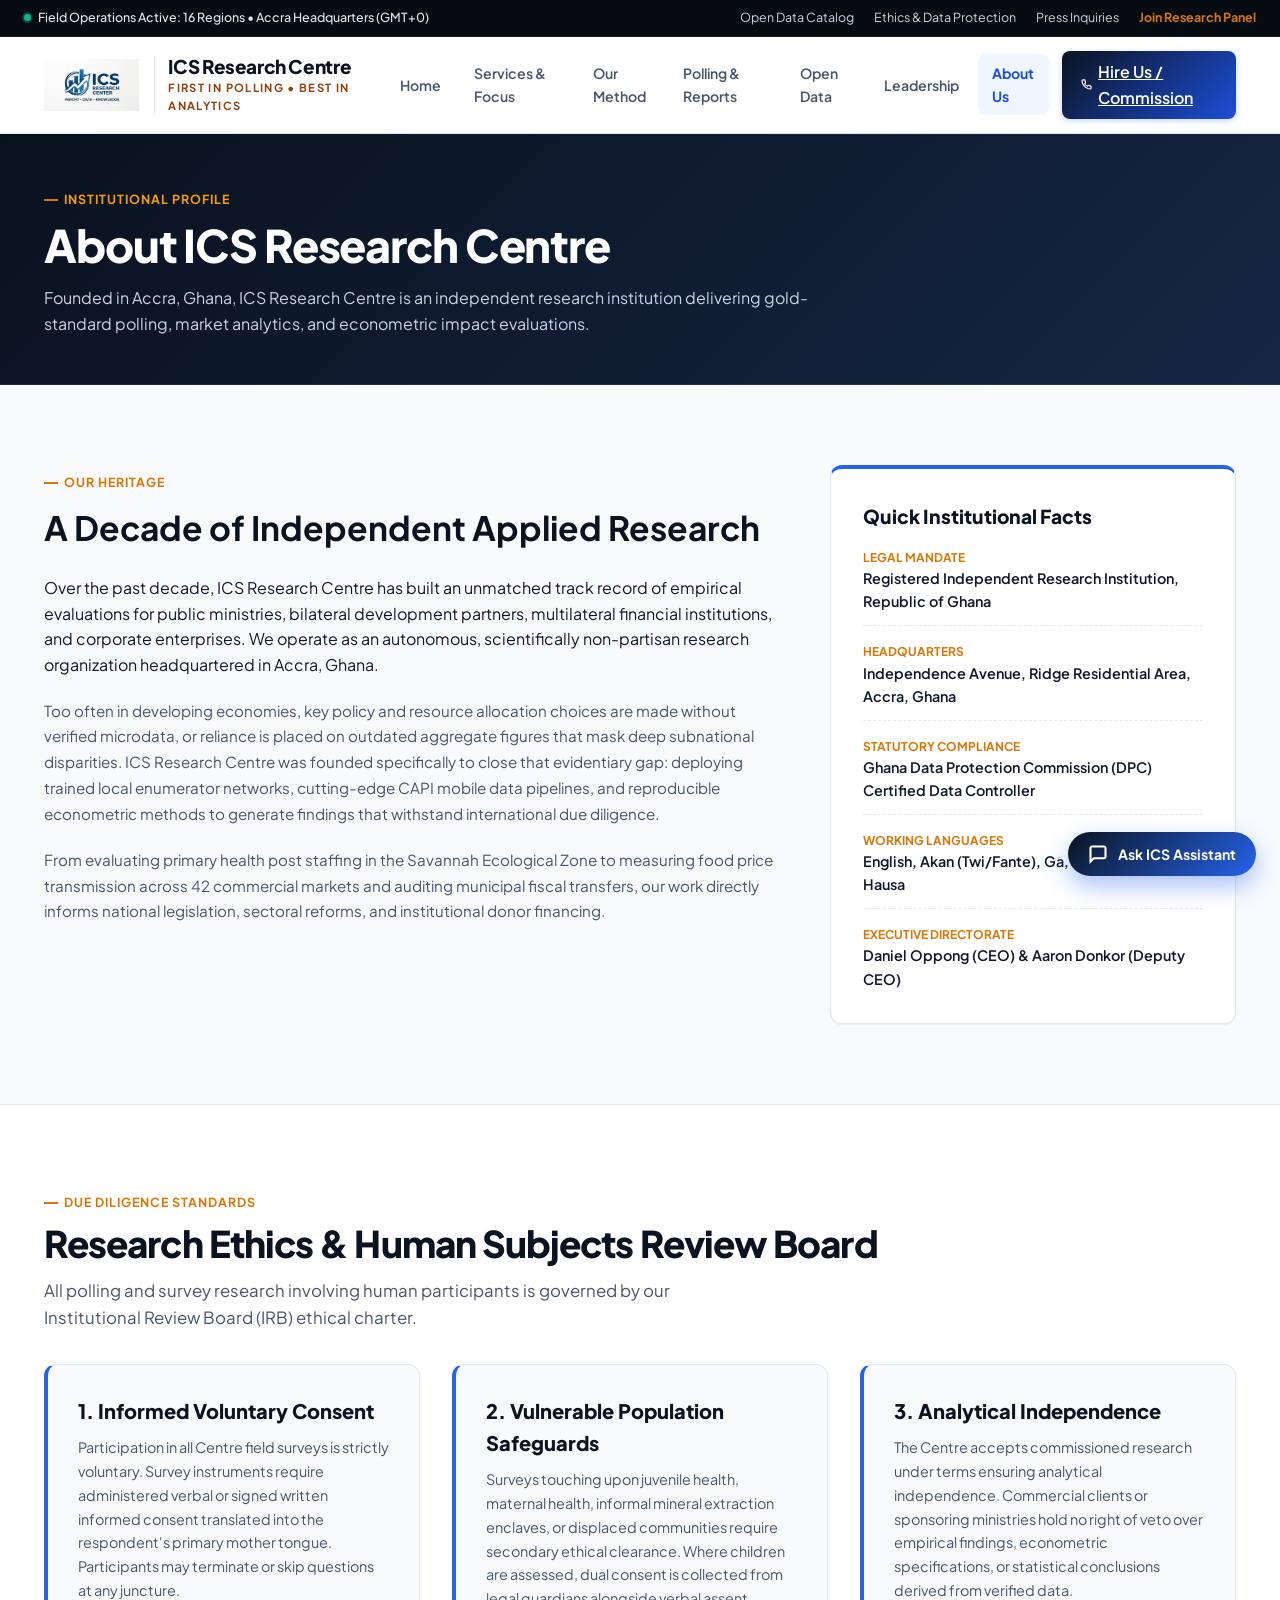
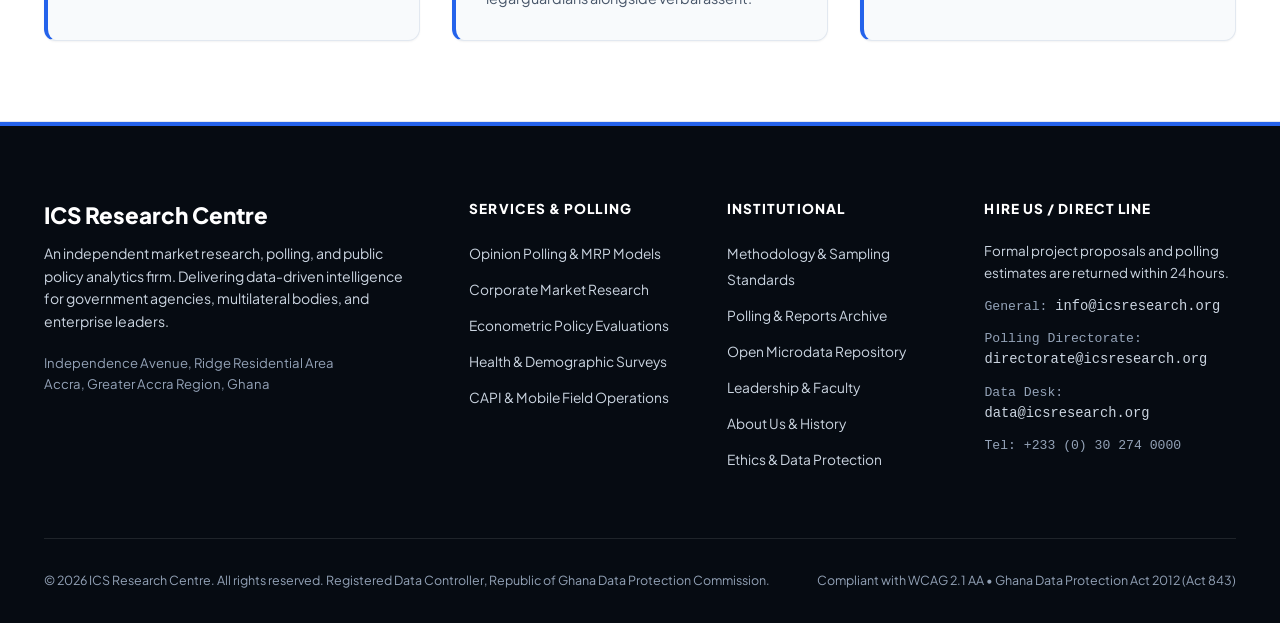
<file: about.html>
<!DOCTYPE html>
<html lang="en">
<head>
  <meta charset="UTF-8">
  <meta name="viewport" content="width=device-width, initial-scale=1.0">
  <title>About Us, Ethics & Governance — ICS Research Centre</title>
  <meta name="description" content="Organisational background, institutional ethics policies, data protection compliance under Act 843, and career opportunities at ICS Research Centre in Accra, Ghana.">
  <link rel="stylesheet" href="assets/style.css">
  <link rel="preconnect" href="https://fonts.googleapis.com">
  <link rel="preconnect" href="https://fonts.gstatic.com" crossorigin>
  <link href="https://fonts.googleapis.com/css2?family=Plus+Jakarta+Sans:wght@400;500;600;700;800&family=Newsreader:ital,opsz,wght@0,6..72,400;0,6..72,600;0,6..72,700;1,6..72,400&display=swap" rel="stylesheet">
</head>
<body>

  <!-- Top Utility Bar -->
  <div class="top-notice-bar" role="region" aria-label="Operational Status">
    <div class="top-notice-inner">
      <div class="live-indicator">
        <span class="pulse-dot"></span>
        <span>Field Operations Active: 16 Regions &bull; Accra Headquarters (GMT+0)</span>
      </div>
      <ul class="top-notice-links">
        <li><a href="data.html">Open Data Catalog</a></li>
        <li><a href="about.html#ethics">Ethics & Data Protection</a></li>
        <li><a href="contact.html">Press Inquiries</a></li>
        <li><a href="#" data-open-panel style="color:var(--color-gold); font-weight:700;">Join Research Panel</a></li>
      </ul>
    </div>
  </div>

  <!-- Primary Header -->
  <header class="site-header" role="banner">
    <div class="header-inner">
      <a href="index.html" class="brand-lockup" aria-label="ICS Research Centre Homepage">
        <img src="assets/logo.jpg" alt="ICS Research Centre Logo" class="brand-logo-img">
        <div class="brand-text-block">
          <span class="brand-title">ICS Research Centre</span>
          <span class="brand-subtitle">First in Polling &bull; Best in Analytics</span>
        </div>
      </a>

      <nav class="main-nav" role="navigation" aria-label="Primary Navigation">
        <button class="mobile-nav-toggle" aria-expanded="false" aria-label="Toggle Navigation Menu">
          <svg width="24" height="24" viewBox="0 0 24 24" fill="none" stroke="currentColor" stroke-width="2">
            <line x1="3" y1="12" x2="21" y2="12"></line>
            <line x1="3" y1="6" x2="21" y2="6"></line>
            <line x1="3" y1="18" x2="21" y2="18"></line>
          </svg>
        </button>

        <ul class="nav-list">
          <li><a href="index.html" class="nav-link">Home</a></li>
          <li><a href="research.html" class="nav-link">Services & Focus</a></li>
          <li><a href="method.html" class="nav-link">Our Method</a></li>
          <li><a href="publications.html" class="nav-link">Polling & Reports</a></li>
          <li><a href="data.html" class="nav-link">Open Data</a></li>
          <li><a href="leadership.html" class="nav-link">Leadership</a></li>
          <li><a href="about.html" class="nav-link active" aria-current="page">About Us</a></li>
          <li><a href="contact.html" class="nav-cta">
            <svg width="15" height="15" viewBox="0 0 24 24" fill="none" stroke="currentColor" stroke-width="2.5"><path d="M22 16.92v3a2 2 0 0 1-2.18 2 19.79 19.79 0 0 1-8.63-3.07 19.5 19.5 0 0 1-6-6 19.79 19.79 0 0 1-3.07-8.67A2 2 0 0 1 4.11 2h3a2 2 0 0 1 2 1.72 12.84 12.84 0 0 0 .7 2.81 2 2 0 0 1-.45 2.11L8.09 9.91a16 16 0 0 0 6 6l1.27-1.27a2 2 0 0 1 2.11-.45 12.84 12.84 0 0 0 2.81.7A2 2 0 0 1 22 16.92z"></path></svg>
            Hire Us / Commission
          </a></li>
        </ul>
      </nav>
    </div>
  </header>

  <main id="main-content">
    
    <!-- Page Header Banner -->
    <section class="section section-tight" style="background: linear-gradient(135deg, #09111E 0%, #152744 100%); color: #FFFFFF; border-bottom: 1px solid rgba(255, 255, 255, 0.1);">
      <div class="container">
        <span class="section-kicker" style="color: #F59E0B;">Institutional Profile</span>
        <h1 class="section-title" style="font-size: 2.8rem; color: #FFFFFF;">About ICS Research Centre</h1>
        <p class="lead-text" style="max-width: 820px; color: #CBD5E1;">
          Founded in Accra, Ghana, ICS Research Centre is an independent research institution delivering gold-standard polling, market analytics, and econometric impact evaluations.
        </p>
      </div>
    </section>

    <!-- Institutional Background & Mandate -->
    <section class="section">
      <div class="container">
        <div style="display: grid; grid-template-columns: 1.8fr 1fr; gap: 3.5rem; align-items: start;">
          <div>
            <span class="section-kicker">Our Heritage</span>
            <h2 style="font-size: 2.1rem; margin-bottom: 1.25rem; color: var(--color-navy);">A Decade of Independent Applied Research</h2>
            <p class="lead-text" style="margin-bottom: 1.25rem;">
              Over the past decade, ICS Research Centre has built an unmatched track record of empirical evaluations for public ministries, bilateral development partners, multilateral financial institutions, and corporate enterprises. We operate as an autonomous, scientifically non-partisan research organization headquartered in Accra, Ghana.
            </p>
            <p style="font-size: 0.95rem; color: var(--color-ink-muted); line-height: 1.7; margin-bottom: 1.25rem;">
              Too often in developing economies, key policy and resource allocation choices are made without verified microdata, or reliance is placed on outdated aggregate figures that mask deep subnational disparities. ICS Research Centre was founded specifically to close that evidentiary gap: deploying trained local enumerator networks, cutting-edge CAPI mobile data pipelines, and reproducible econometric methods to generate findings that withstand international due diligence.
            </p>
            <p style="font-size: 0.95rem; color: var(--color-ink-muted); line-height: 1.7;">
              From evaluating primary health post staffing in the Savannah Ecological Zone to measuring food price transmission across 42 commercial markets and auditing municipal fiscal transfers, our work directly informs national legislation, sectoral reforms, and institutional donor financing.
            </p>
          </div>

          <div style="background: var(--color-surface); border: 1px solid var(--color-border); border-radius: var(--radius-lg); border-top: 4px solid var(--color-primary); padding: 2rem; box-shadow: var(--shadow-sm);">
            <h3 style="font-size: 1.2rem; margin-bottom: 1rem; color: var(--color-navy); font-weight: 800;">Quick Institutional Facts</h3>
            
            <div style="margin-bottom: 1rem; padding-bottom: 0.75rem; border-bottom: 1px dashed var(--color-border);">
              <div style="font-size: 0.75rem; text-transform: uppercase; color: var(--color-gold); font-weight: 700;">Legal Mandate</div>
              <div style="font-size: 0.9rem; color: var(--color-ink); font-weight: 600;">Registered Independent Research Institution, Republic of Ghana</div>
            </div>

            <div style="margin-bottom: 1rem; padding-bottom: 0.75rem; border-bottom: 1px dashed var(--color-border);">
              <div style="font-size: 0.75rem; text-transform: uppercase; color: var(--color-gold); font-weight: 700;">Headquarters</div>
              <div style="font-size: 0.9rem; color: var(--color-ink); font-weight: 600;">Independence Avenue, Ridge Residential Area, Accra, Ghana</div>
            </div>

            <div style="margin-bottom: 1rem; padding-bottom: 0.75rem; border-bottom: 1px dashed var(--color-border);">
              <div style="font-size: 0.75rem; text-transform: uppercase; color: var(--color-gold); font-weight: 700;">Statutory Compliance</div>
              <div style="font-size: 0.9rem; color: var(--color-ink); font-weight: 600;">Ghana Data Protection Commission (DPC) Certified Data Controller</div>
            </div>

            <div style="margin-bottom: 1rem; padding-bottom: 0.75rem; border-bottom: 1px dashed var(--color-border);">
              <div style="font-size: 0.75rem; text-transform: uppercase; color: var(--color-gold); font-weight: 700;">Working Languages</div>
              <div style="font-size: 0.9rem; color: var(--color-ink); font-weight: 600;">English, Akan (Twi/Fante), Ga, Ewe, Dagbani, Hausa</div>
            </div>

            <div>
              <div style="font-size: 0.75rem; text-transform: uppercase; color: var(--color-gold); font-weight: 700;">Executive Directorate</div>
              <div style="font-size: 0.9rem; color: var(--color-ink); font-weight: 600;">Daniel Oppong (CEO) & Aaron Donkor (Deputy CEO)</div>
            </div>
          </div>
        </div>
      </div>
    </section>

    <!-- Ethics Policy Statement (Section 4.6 & 8.1: Crucial for Funder Due Diligence) -->
    <section class="section" id="ethics" style="background-color: var(--color-surface); scroll-margin-top: 80px;">
      <div class="container">
        <span class="section-kicker">Due Diligence Standards</span>
        <h2 class="section-title">Research Ethics & Human Subjects Review Board</h2>
        <p class="section-subtitle">
          All polling and survey research involving human participants is governed by our Institutional Review Board (IRB) ethical charter.
        </p>

        <div style="display: grid; grid-template-columns: repeat(auto-fit, minmax(320px, 1fr)); gap: 2rem; margin-top: 2rem;">
          
          <div style="background: var(--color-paper); border: 1px solid var(--color-border); border-radius: var(--radius-lg); padding: 1.85rem; border-left: 4px solid var(--color-primary); box-shadow: var(--shadow-sm);">
            <h3 style="font-size: 1.25rem; font-weight: 800; color: var(--color-navy); margin-bottom: 0.6rem;">1. Informed Voluntary Consent</h3>
            <p style="font-size: 0.9rem; color: var(--color-ink-muted); line-height: 1.65;">
              Participation in all Centre field surveys is strictly voluntary. Survey instruments require administered verbal or signed written informed consent translated into the respondent's primary mother tongue. Participants may terminate or skip questions at any juncture.
            </p>
          </div>

          <div style="background: var(--color-paper); border: 1px solid var(--color-border); border-radius: var(--radius-lg); padding: 1.85rem; border-left: 4px solid var(--color-primary); box-shadow: var(--shadow-sm);">
            <h3 style="font-size: 1.25rem; font-weight: 800; color: var(--color-navy); margin-bottom: 0.6rem;">2. Vulnerable Population Safeguards</h3>
            <p style="font-size: 0.9rem; color: var(--color-ink-muted); line-height: 1.65;">
              Surveys touching upon juvenile health, maternal health, informal mineral extraction enclaves, or displaced communities require secondary ethical clearance. Where children are assessed, dual consent is collected from legal guardians alongside verbal assent.
            </p>
          </div>

          <div style="background: var(--color-paper); border: 1px solid var(--color-border); border-radius: var(--radius-lg); padding: 1.85rem; border-left: 4px solid var(--color-primary); box-shadow: var(--shadow-sm);">
            <h3 style="font-size: 1.25rem; font-weight: 800; color: var(--color-navy); margin-bottom: 0.6rem;">3. Analytical Independence</h3>
            <p style="font-size: 0.9rem; color: var(--color-ink-muted); line-height: 1.65;">
              The Centre accepts commissioned research under terms ensuring analytical independence. Commercial clients or sponsoring ministries hold no right of veto over empirical findings, econometric specifications, or statistical conclusions derived from verified data.
            </p>
          </div>

        </div>
      </div>
    </section>

  </main>

  <!-- FLOATING DIGITAL ASSISTANT -->
  <button id="assistantTrigger" class="floating-assistant-trigger" aria-label="Open ICS Digital Assistant">
    <svg width="20" height="20" viewBox="0 0 24 24" fill="none" stroke="currentColor" stroke-width="2.5"><path d="M21 15a2 2 0 0 1-2 2H7l-4 4V5a2 2 0 0 1 2-2h14a2 2 0 0 1 2 2z"></path></svg>
    <span>Ask ICS Assistant</span>
  </button>

  <div id="assistantDrawer" class="assistant-drawer" role="region" aria-label="ICS Assistant Chat">
    <div class="assistant-header">
      <div style="display: flex; align-items: center; gap: 0.5rem;">
        <div style="width: 8px; height: 8px; background: #10B981; border-radius: 50%;"></div>
        <strong>ICS Research Assistant</strong>
      </div>
      <button id="assistantClose" style="background: none; border: none; color: #94A3B8; font-size: 1.3rem; cursor: pointer;">&times;</button>
    </div>
    <div id="assistantMessages" class="assistant-body">
      <div class="assistant-msg msg-bot">
        Hello! Looking for details on our institutional governance, ethics charter, or history?
      </div>
      <div class="assistant-chips">
        <button class="assistant-chip" data-prompt="leadership">Who directs the Centre?</button>
        <button class="assistant-chip" data-prompt="commission-poll">How do I commission an evaluation?</button>
      </div>
    </div>
  </div>

  <!-- "JOIN THE PANEL" REGISTRATION MODAL -->
  <div class="modal-overlay" id="joinPanelModal" role="dialog" aria-modal="true" aria-labelledby="modalPanelTitle">
    <div class="modal-content">
      <button class="modal-close" id="closePanelBtn" aria-label="Close dialog">&times;</button>
      <h3 id="modalPanelTitle" style="font-size: 1.4rem; font-weight: 800; color: var(--color-navy); margin-bottom: 0.4rem;">Join the ICS Research Panel</h3>
      <p style="font-size: 0.85rem; color: var(--color-ink-muted); margin-bottom: 1.25rem;">
        Become a member of Ghana’s nationwide public opinion panel. Earn airtime credits for each verified survey completed.
      </p>

      <form id="joinPanelForm">
        <div class="form-group">
          <label class="form-label">Full Name *</label>
          <input type="text" class="form-control" placeholder="e.g. Ama Mensah" required>
        </div>
        <div class="form-group">
          <label class="form-label">Mobile Number *</label>
          <input type="tel" class="form-control" placeholder="e.g. 024 XXX XXXX" required>
        </div>
        <div class="form-group">
          <label class="form-label">Region of Residence *</label>
          <select class="form-control" required>
            <option value="" disabled selected>Select Region in Ghana...</option>
            <option>Greater Accra</option>
            <option>Ashanti</option>
            <option>Western</option>
            <option>Central</option>
            <option>Eastern</option>
            <option>Volta</option>
            <option>Northern</option>
            <option>Upper East</option>
            <option>Upper West</option>
            <option>Bono</option>
            <option>Bono East</option>
            <option>Ahafo</option>
            <option>Oti</option>
            <option>Savannah</option>
            <option>North East</option>
            <option>Western North</option>
          </select>
        </div>
        <button type="submit" class="btn btn-primary" style="width: 100%; padding: 0.85rem;">Submit Panel Registration</button>
      </form>

      <div id="panelSuccessMsg" style="display: none; text-align: center; padding: 1.5rem 0;">
        <div style="width: 48px; height: 48px; background: #ECFDF5; color: #10B981; border-radius: 50%; display: flex; align-items: center; justify-content: center; margin: 0 auto 1rem auto; font-size: 1.5rem;">&check;</div>
        <h4 style="font-size: 1.2rem; color: var(--color-navy); margin-bottom: 0.5rem;">Registration Confirmed!</h4>
        <p style="font-size: 0.85rem; color: var(--color-ink-muted); margin-bottom: 1rem;">
          Your official panel ID is: <strong id="panelCodeDisplay" style="font-family: var(--font-mono); color: var(--color-primary);"></strong>. You will receive an SMS verification code shortly.
        </p>
      </div>
    </div>
  </div>

  <!-- Footer -->
  <footer class="site-footer" role="contentinfo">
    <div class="container">
      <div class="footer-grid">
        <div class="footer-brand">
          <h3>ICS Research Centre</h3>
          <p>
            An independent market research, polling, and public policy analytics firm. Delivering data-driven intelligence for government agencies, multilateral bodies, and enterprise leaders.
          </p>
          <div style="margin-top: 1.25rem; font-size: 0.82rem; color: #94A3B8;">
            Independence Avenue, Ridge Residential Area<br>
            Accra, Greater Accra Region, Ghana
          </div>
        </div>
        <div class="footer-col">
          <h4>Services & Polling</h4>
          <ul class="footer-links">
            <li><a href="research.html#public-policy">Opinion Polling & MRP Models</a></li>
            <li><a href="research.html#economic-data">Corporate Market Research</a></li>
            <li><a href="research.html#statistical-modelling">Econometric Policy Evaluations</a></li>
            <li><a href="research.html#health-metrics">Health & Demographic Surveys</a></li>
            <li><a href="research.html#data-infrastructure">CAPI & Mobile Field Operations</a></li>
          </ul>
        </div>
        <div class="footer-col">
          <h4>Institutional</h4>
          <ul class="footer-links">
            <li><a href="method.html">Methodology & Sampling Standards</a></li>
            <li><a href="publications.html">Polling & Reports Archive</a></li>
            <li><a href="data.html">Open Microdata Repository</a></li>
            <li><a href="leadership.html">Leadership & Faculty</a></li>
            <li><a href="about.html">About Us & History</a></li>
            <li><a href="about.html#ethics">Ethics & Data Protection</a></li>
          </ul>
        </div>
        <div class="footer-col">
          <h4>Hire Us / Direct Line</h4>
          <p style="font-size: 0.84rem; margin-bottom: 0.8rem; color: #CBD5E1;">
            Formal project proposals and polling estimates are returned within 24 hours.
          </p>
          <ul class="footer-links" style="font-family: var(--font-mono); font-size: 0.82rem;">
            <li>General: <a href="mailto:info@icsresearch.org">info@icsresearch.org</a></li>
            <li>Polling Directorate: <a href="mailto:directorate@icsresearch.org">directorate@icsresearch.org</a></li>
            <li>Data Desk: <a href="mailto:data@icsresearch.org">data@icsresearch.org</a></li>
            <li>Tel: +233 (0) 30 274 0000</li>
          </ul>
        </div>
      </div>
      <div class="footer-bottom">
        <div class="footer-meta-text">
          &copy; 2026 ICS Research Centre. All rights reserved. Registered Data Controller, Republic of Ghana Data Protection Commission.
        </div>
        <div class="footer-meta-text">
          <span>Compliant with WCAG 2.1 AA</span> &bull; 
          <span>Ghana Data Protection Act 2012 (Act 843)</span>
        </div>
      </div>
    </div>
  </footer>

  <script src="assets/app.js"></script>
</body>
</html>
</file>
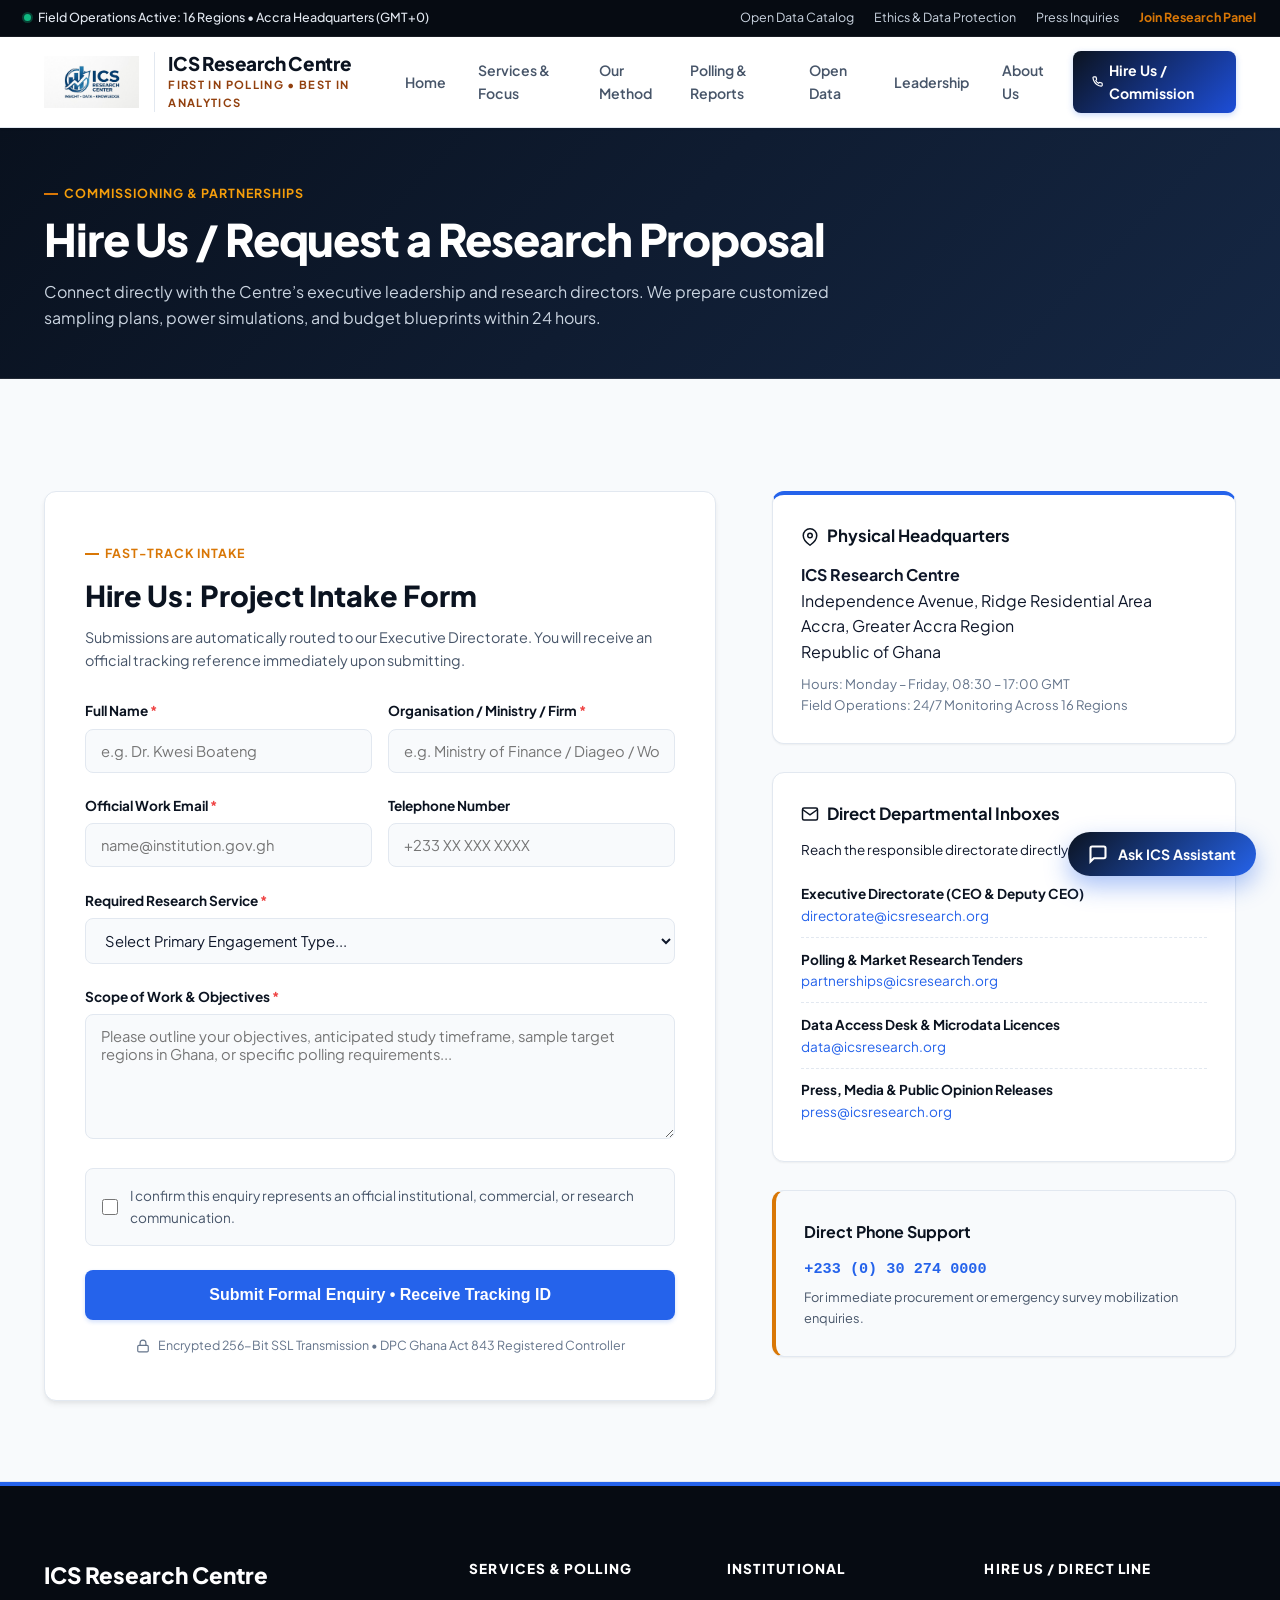
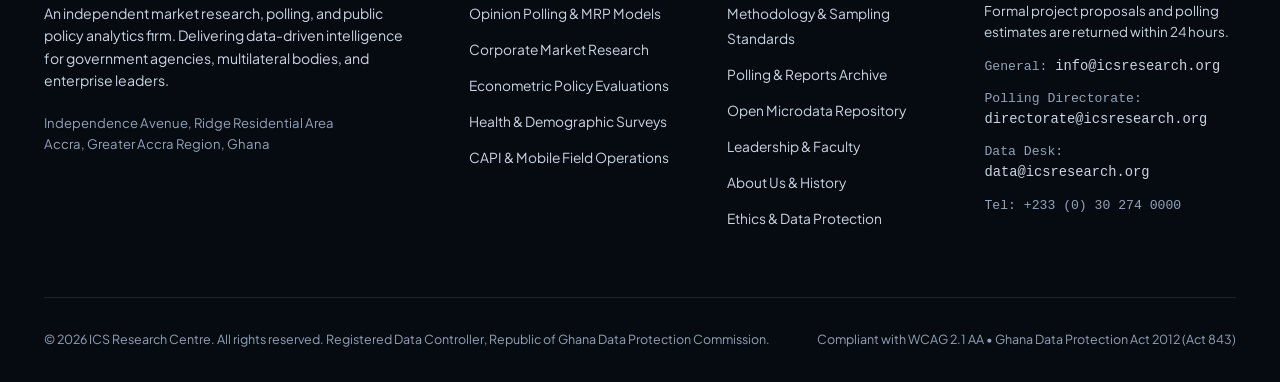
<file: contact.html>
<!DOCTYPE html>
<html lang="en">
<head>
  <meta charset="UTF-8">
  <meta name="viewport" content="width=device-width, initial-scale=1.0">
  <title>Hire Us / Commission a Study — ICS Research Centre</title>
  <meta name="description" content="Engage ICS Research Centre for opinion polls, corporate market research, policy evaluations, and data partnerships in Accra, Ghana.">
  <link rel="stylesheet" href="assets/style.css">
  <link rel="preconnect" href="https://fonts.googleapis.com">
  <link rel="preconnect" href="https://fonts.gstatic.com" crossorigin>
  <link href="https://fonts.googleapis.com/css2?family=Plus+Jakarta+Sans:wght@400;500;600;700;800&family=Newsreader:ital,opsz,wght@0,6..72,400;0,6..72,600;0,6..72,700;1,6..72,400&display=swap" rel="stylesheet">
</head>
<body>

  <!-- Top Utility Bar -->
  <div class="top-notice-bar" role="region" aria-label="Operational Status">
    <div class="top-notice-inner">
      <div class="live-indicator">
        <span class="pulse-dot"></span>
        <span>Field Operations Active: 16 Regions &bull; Accra Headquarters (GMT+0)</span>
      </div>
      <ul class="top-notice-links">
        <li><a href="data.html">Open Data Catalog</a></li>
        <li><a href="about.html#ethics">Ethics & Data Protection</a></li>
        <li><a href="contact.html">Press Inquiries</a></li>
        <li><a href="#" data-open-panel style="color:var(--color-gold); font-weight:700;">Join Research Panel</a></li>
      </ul>
    </div>
  </div>

  <!-- Primary Header -->
  <header class="site-header" role="banner">
    <div class="header-inner">
      <a href="index.html" class="brand-lockup" aria-label="ICS Research Centre Homepage">
        <img src="assets/logo.jpg" alt="ICS Research Centre Logo" class="brand-logo-img">
        <div class="brand-text-block">
          <span class="brand-title">ICS Research Centre</span>
          <span class="brand-subtitle">First in Polling &bull; Best in Analytics</span>
        </div>
      </a>

      <nav class="main-nav" role="navigation" aria-label="Primary Navigation">
        <button class="mobile-nav-toggle" aria-expanded="false" aria-label="Toggle Navigation Menu">
          <svg width="24" height="24" viewBox="0 0 24 24" fill="none" stroke="currentColor" stroke-width="2">
            <line x1="3" y1="12" x2="21" y2="12"></line>
            <line x1="3" y1="6" x2="21" y2="6"></line>
            <line x1="3" y1="18" x2="21" y2="18"></line>
          </svg>
        </button>

        <ul class="nav-list">
          <li><a href="index.html" class="nav-link">Home</a></li>
          <li><a href="research.html" class="nav-link">Services & Focus</a></li>
          <li><a href="method.html" class="nav-link">Our Method</a></li>
          <li><a href="publications.html" class="nav-link">Polling & Reports</a></li>
          <li><a href="data.html" class="nav-link">Open Data</a></li>
          <li><a href="leadership.html" class="nav-link">Leadership</a></li>
          <li><a href="about.html" class="nav-link">About Us</a></li>
          <li><a href="contact.html" class="nav-link active nav-cta" aria-current="page">
            <svg width="15" height="15" viewBox="0 0 24 24" fill="none" stroke="currentColor" stroke-width="2.5"><path d="M22 16.92v3a2 2 0 0 1-2.18 2 19.79 19.79 0 0 1-8.63-3.07 19.5 19.5 0 0 1-6-6 19.79 19.79 0 0 1-3.07-8.67A2 2 0 0 1 4.11 2h3a2 2 0 0 1 2 1.72 12.84 12.84 0 0 0 .7 2.81 2 2 0 0 1-.45 2.11L8.09 9.91a16 16 0 0 0 6 6l1.27-1.27a2 2 0 0 1 2.11-.45 12.84 12.84 0 0 0 2.81.7A2 2 0 0 1 22 16.92z"></path></svg>
            Hire Us / Commission
          </a></li>
        </ul>
      </nav>
    </div>
  </header>

  <main id="main-content">
    
    <!-- Page Header Banner -->
    <section class="section section-tight" style="background: linear-gradient(135deg, #09111E 0%, #152744 100%); color: #FFFFFF; border-bottom: 1px solid rgba(255, 255, 255, 0.1);">
      <div class="container">
        <span class="section-kicker" style="color: #F59E0B;">Commissioning & Partnerships</span>
        <h1 class="section-title" style="font-size: 2.8rem; color: #FFFFFF;">Hire Us / Request a Research Proposal</h1>
        <p class="lead-text" style="max-width: 820px; color: #CBD5E1;">
          Connect directly with the Centre’s executive leadership and research directors. We prepare customized sampling plans, power simulations, and budget blueprints within 24 hours.
        </p>
      </div>
    </section>

    <!-- Main Contact Layout (Section 5.4) -->
    <section class="section">
      <div class="container">
        <div class="contact-layout">
          
          <!-- Contact & Commissioning Form -->
          <div class="contact-form-card">
            <span class="section-kicker">Fast-Track Intake</span>
            <h2 style="font-size: 1.8rem; margin-bottom: 0.5rem; color: var(--color-navy); font-weight: 800;">Hire Us: Project Intake Form</h2>
            <p style="font-size: 0.9rem; color: var(--color-ink-muted); margin-bottom: 1.75rem;">
              Submissions are automatically routed to our Executive Directorate. You will receive an official tracking reference immediately upon submitting.
            </p>

            <form id="institutionalContactForm">
              
              <!-- Anti-Spam Honeypot field -->
              <div style="display: none;" aria-hidden="true">
                <label for="website_url_honeypot">Leave this blank</label>
                <input type="text" id="website_url_honeypot" name="website_url_honeypot" tabindex="-1" autocomplete="off">
              </div>

              <div style="display: grid; grid-template-columns: 1fr 1fr; gap: 1rem;">
                <div class="form-group">
                  <label for="contactName" class="form-label">Full Name <span class="required">*</span></label>
                  <input type="text" id="contactName" class="form-control" placeholder="e.g. Dr. Kwesi Boateng" required>
                </div>

                <div class="form-group">
                  <label for="contactOrg" class="form-label">Organisation / Ministry / Firm <span class="required">*</span></label>
                  <input type="text" id="contactOrg" class="form-control" placeholder="e.g. Ministry of Finance / Diageo / World Bank" required>
                </div>
              </div>

              <div style="display: grid; grid-template-columns: 1fr 1fr; gap: 1rem;">
                <div class="form-group">
                  <label for="contactEmail" class="form-label">Official Work Email <span class="required">*</span></label>
                  <input type="email" id="contactEmail" class="form-control" placeholder="name@institution.gov.gh" required>
                </div>

                <div class="form-group">
                  <label for="contactPhone" class="form-label">Telephone Number</label>
                  <input type="tel" id="contactPhone" class="form-control" placeholder="+233 XX XXX XXXX">
                </div>
              </div>

              <div class="form-group">
                <label for="contactFocus" class="form-label">Required Research Service <span class="required">*</span></label>
                <select id="contactFocus" class="form-control" required>
                  <option value="" disabled selected>Select Primary Engagement Type...</option>
                  <option value="political-poll">Political Opinion Polling & MRP Constituency Modeling</option>
                  <option value="market-research">Corporate Market Research & Brand Health Tracking</option>
                  <option value="policy-evaluation">Public Policy Impact Evaluation & Baseline Audits</option>
                  <option value="commodity-prices">Market Price Index & Retail Inflation Monitoring</option>
                  <option value="health-metrics">Health Facility Infrastructure & Staffing Evaluation</option>
                  <option value="capi-fieldwork">Large-Scale Mobile CAPI Survey Operations in Ghana</option>
                  <option value="data-access">Restricted Microdata Access Request</option>
                </select>
              </div>

              <div class="form-group">
                <label for="contactMessage" class="form-label">Scope of Work & Objectives <span class="required">*</span></label>
                <textarea id="contactMessage" class="form-control" rows="5" placeholder="Please outline your objectives, anticipated study timeframe, sample target regions in Ghana, or specific polling requirements..." required></textarea>
              </div>

              <div style="background: var(--color-paper); border: 1px solid var(--color-border); border-radius: var(--radius); padding: 1rem; margin-bottom: 1.5rem; display: flex; align-items: center; gap: 0.75rem;">
                <input type="checkbox" id="humanVerify" required style="width: 18px; height: 18px; accent-color: var(--color-primary);">
                <label for="humanVerify" style="font-size: 0.85rem; color: var(--color-ink-muted);">
                  I confirm this enquiry represents an official institutional, commercial, or research communication.
                </label>
              </div>

              <button type="submit" class="btn btn-primary" style="width: 100%; padding: 0.95rem; font-size: 1rem;">
                Submit Formal Enquiry &bull; Receive Tracking ID
              </button>

              <div style="display: flex; align-items: center; justify-content: center; gap: 0.5rem; font-size: 0.78rem; color: var(--color-ink-faint); margin-top: 1rem;">
                <svg width="14" height="14" viewBox="0 0 24 24" fill="none" stroke="currentColor" stroke-width="2"><rect x="3" y="11" width="18" height="11" rx="2" ry="2"></rect><path d="M7 11V7a5 5 0 0 1 10 0v4"></path></svg>
                <span>Encrypted 256-Bit SSL Transmission &bull; DPC Ghana Act 843 Registered Controller</span>
              </div>

            </form>
          </div>

          <!-- Institutional Contact Sidebar & Departmental Inboxes -->
          <div class="contact-sidebar">
            
            <div class="info-box" style="border-top: 4px solid var(--color-primary);">
              <h4>
                <svg width="18" height="18" viewBox="0 0 24 24" fill="none" stroke="currentColor" stroke-width="2"><path d="M21 10c0 7-9 13-9 13s-9-6-9-13a9 9 0 0 1 18 0z"></path><circle cx="12" cy="10" r="3"></circle></svg>
                Physical Headquarters
              </h4>
              <p>
                <strong>ICS Research Centre</strong><br>
                Independence Avenue, Ridge Residential Area<br>
                Accra, Greater Accra Region<br>
                Republic of Ghana
              </p>
              <p style="font-size: 0.82rem; color: var(--color-ink-faint); margin-top: 0.5rem;">
                Hours: Monday – Friday, 08:30 – 17:00 GMT<br>
                Field Operations: 24/7 Monitoring Across 16 Regions
              </p>
            </div>

            <div class="info-box">
              <h4>
                <svg width="18" height="18" viewBox="0 0 24 24" fill="none" stroke="currentColor" stroke-width="2"><path d="M4 4h16c1.1 0 2 .9 2 2v12c0 1.1-.9 2-2 2H4c-1.1 0-2-.9-2-2V6c0-1.1.9-2 2-2z"></path><polyline points="22,6 12,13 2,6"></polyline></svg>
                Direct Departmental Inboxes
              </h4>
              <p style="font-size: 0.84rem;">
                Reach the responsible directorate directly to expedite review:
              </p>
              
              <ul class="contact-dept-list">
                <li>
                  <strong>Executive Directorate (CEO & Deputy CEO)</strong>
                  <a href="mailto:directorate@icsresearch.org">directorate@icsresearch.org</a>
                </li>
                <li>
                  <strong>Polling & Market Research Tenders</strong>
                  <a href="mailto:partnerships@icsresearch.org">partnerships@icsresearch.org</a>
                </li>
                <li>
                  <strong>Data Access Desk & Microdata Licences</strong>
                  <a href="mailto:data@icsresearch.org">data@icsresearch.org</a>
                </li>
                <li>
                  <strong>Press, Media & Public Opinion Releases</strong>
                  <a href="mailto:press@icsresearch.org">press@icsresearch.org</a>
                </li>
              </ul>
            </div>

            <div class="info-box" style="background: var(--color-paper); border-left: 4px solid var(--color-gold);">
              <h4 style="font-size: 1rem; color: var(--color-navy);">Direct Phone Support</h4>
              <p style="font-size: 0.95rem; font-family: var(--font-mono); font-weight: 700; color: var(--color-primary); margin-bottom: 0.4rem;">
                +233 (0) 30 274 0000
              </p>
              <p style="font-size: 0.8rem; color: var(--color-ink-muted); margin-bottom: 0;">
                For immediate procurement or emergency survey mobilization enquiries.
              </p>
            </div>

          </div>

        </div>
      </div>
    </section>

  </main>

  <!-- Submission Confirmation Modal -->
  <div class="modal-overlay" id="contactSuccessModal" role="dialog" aria-modal="true" aria-labelledby="modalSuccessTitle">
    <div class="modal-content" style="text-align: center; border-top: 4px solid #10B981;">
      <div style="width: 56px; height: 56px; background-color: #ECFDF5; color: #059669; border-radius: 50%; display: flex; align-items: center; justify-content: center; margin: 0 auto 1.25rem auto;">
        <svg width="28" height="28" viewBox="0 0 24 24" fill="none" stroke="currentColor" stroke-width="2.5"><polyline points="20 6 9 17 4 12"></polyline></svg>
      </div>
      <h3 id="modalSuccessTitle" style="font-size: 1.5rem; font-weight: 800; margin-bottom: 0.5rem; color: var(--color-navy);">Enquiry Successfully Lodged</h3>
      <p style="font-size: 0.9rem; color: var(--color-ink-muted); margin-bottom: 1.5rem;">
        Thank you for contacting ICS Research Centre. Your submission has been securely recorded and routed to the executive polling and research directorate.
      </p>

      <div style="background: var(--color-paper); border: 1px solid var(--color-border); border-radius: var(--radius); padding: 1.25rem; margin-bottom: 1.5rem; text-align: left;">
        <div style="font-size: 0.75rem; text-transform: uppercase; color: var(--color-ink-faint); font-weight: 700;">Official Tracking Code</div>
        <div id="trackingNumberSpan" style="font-family: var(--font-mono); font-size: 1.3rem; font-weight: 800; color: var(--color-primary); margin: 0.25rem 0 0.5rem 0;">ICS-ENQ-2026-9481</div>
        <div style="font-size: 0.8rem; color: var(--color-ink-muted);">An automated receipt with this tracking number has been dispatched to your provided work email address.</div>
      </div>

      <p style="font-size: 0.82rem; color: var(--color-ink-faint); margin-bottom: 1.5rem;">
        Standard turnaround for project proposals is within one (1) business day.
      </p>

      <button id="closeSuccessBtn" class="btn btn-primary" style="min-width: 140px;">Done</button>
    </div>
  </div>

  <!-- FLOATING DIGITAL ASSISTANT -->
  <button id="assistantTrigger" class="floating-assistant-trigger" aria-label="Open ICS Digital Assistant">
    <svg width="20" height="20" viewBox="0 0 24 24" fill="none" stroke="currentColor" stroke-width="2.5"><path d="M21 15a2 2 0 0 1-2 2H7l-4 4V5a2 2 0 0 1 2-2h14a2 2 0 0 1 2 2z"></path></svg>
    <span>Ask ICS Assistant</span>
  </button>

  <div id="assistantDrawer" class="assistant-drawer" role="region" aria-label="ICS Assistant Chat">
    <div class="assistant-header">
      <div style="display: flex; align-items: center; gap: 0.5rem;">
        <div style="width: 8px; height: 8px; background: #10B981; border-radius: 50%;"></div>
        <strong>ICS Research Assistant</strong>
      </div>
      <button id="assistantClose" style="background: none; border: none; color: #94A3B8; font-size: 1.3rem; cursor: pointer;">&times;</button>
    </div>
    <div id="assistantMessages" class="assistant-body">
      <div class="assistant-msg msg-bot">
        Hello! Looking to commission an opinion poll or hire our research teams?
      </div>
      <div class="assistant-chips">
        <button class="assistant-chip" data-prompt="commission-poll">How do I commission an opinion poll?</button>
        <button class="assistant-chip" data-prompt="methodology">What sampling standards do you follow?</button>
      </div>
    </div>
  </div>

  <!-- "JOIN THE PANEL" REGISTRATION MODAL -->
  <div class="modal-overlay" id="joinPanelModal" role="dialog" aria-modal="true" aria-labelledby="modalPanelTitle">
    <div class="modal-content">
      <button class="modal-close" id="closePanelBtn" aria-label="Close dialog">&times;</button>
      <h3 id="modalPanelTitle" style="font-size: 1.4rem; font-weight: 800; color: var(--color-navy); margin-bottom: 0.4rem;">Join the ICS Research Panel</h3>
      <p style="font-size: 0.85rem; color: var(--color-ink-muted); margin-bottom: 1.25rem;">
        Become a member of Ghana’s nationwide public opinion panel. Earn airtime credits for each verified survey completed.
      </p>

      <form id="joinPanelForm">
        <div class="form-group">
          <label class="form-label">Full Name *</label>
          <input type="text" class="form-control" placeholder="e.g. Ama Mensah" required>
        </div>
        <div class="form-group">
          <label class="form-label">Mobile Number *</label>
          <input type="tel" class="form-control" placeholder="e.g. 024 XXX XXXX" required>
        </div>
        <div class="form-group">
          <label class="form-label">Region of Residence *</label>
          <select class="form-control" required>
            <option value="" disabled selected>Select Region in Ghana...</option>
            <option>Greater Accra</option>
            <option>Ashanti</option>
            <option>Western</option>
            <option>Central</option>
            <option>Eastern</option>
            <option>Volta</option>
            <option>Northern</option>
            <option>Upper East</option>
            <option>Upper West</option>
            <option>Bono</option>
            <option>Bono East</option>
            <option>Ahafo</option>
            <option>Oti</option>
            <option>Savannah</option>
            <option>North East</option>
            <option>Western North</option>
          </select>
        </div>
        <button type="submit" class="btn btn-primary" style="width: 100%; padding: 0.85rem;">Submit Panel Registration</button>
      </form>

      <div id="panelSuccessMsg" style="display: none; text-align: center; padding: 1.5rem 0;">
        <div style="width: 48px; height: 48px; background: #ECFDF5; color: #10B981; border-radius: 50%; display: flex; align-items: center; justify-content: center; margin: 0 auto 1rem auto; font-size: 1.5rem;">&check;</div>
        <h4 style="font-size: 1.2rem; color: var(--color-navy); margin-bottom: 0.5rem;">Registration Confirmed!</h4>
        <p style="font-size: 0.85rem; color: var(--color-ink-muted); margin-bottom: 1rem;">
          Your official panel ID is: <strong id="panelCodeDisplay" style="font-family: var(--font-mono); color: var(--color-primary);"></strong>. You will receive an SMS verification code shortly.
        </p>
      </div>
    </div>
  </div>

  <!-- Footer -->
  <footer class="site-footer" role="contentinfo">
    <div class="container">
      <div class="footer-grid">
        <div class="footer-brand">
          <h3>ICS Research Centre</h3>
          <p>
            An independent market research, polling, and public policy analytics firm. Delivering data-driven intelligence for government agencies, multilateral bodies, and enterprise leaders.
          </p>
          <div style="margin-top: 1.25rem; font-size: 0.82rem; color: #94A3B8;">
            Independence Avenue, Ridge Residential Area<br>
            Accra, Greater Accra Region, Ghana
          </div>
        </div>
        <div class="footer-col">
          <h4>Services & Polling</h4>
          <ul class="footer-links">
            <li><a href="research.html#public-policy">Opinion Polling & MRP Models</a></li>
            <li><a href="research.html#economic-data">Corporate Market Research</a></li>
            <li><a href="research.html#statistical-modelling">Econometric Policy Evaluations</a></li>
            <li><a href="research.html#health-metrics">Health & Demographic Surveys</a></li>
            <li><a href="research.html#data-infrastructure">CAPI & Mobile Field Operations</a></li>
          </ul>
        </div>
        <div class="footer-col">
          <h4>Institutional</h4>
          <ul class="footer-links">
            <li><a href="method.html">Methodology & Sampling Standards</a></li>
            <li><a href="publications.html">Polling & Reports Archive</a></li>
            <li><a href="data.html">Open Microdata Repository</a></li>
            <li><a href="leadership.html">Leadership & Faculty</a></li>
            <li><a href="about.html">About Us & History</a></li>
            <li><a href="about.html#ethics">Ethics & Data Protection</a></li>
          </ul>
        </div>
        <div class="footer-col">
          <h4>Hire Us / Direct Line</h4>
          <p style="font-size: 0.84rem; margin-bottom: 0.8rem; color: #CBD5E1;">
            Formal project proposals and polling estimates are returned within 24 hours.
          </p>
          <ul class="footer-links" style="font-family: var(--font-mono); font-size: 0.82rem;">
            <li>General: <a href="mailto:info@icsresearch.org">info@icsresearch.org</a></li>
            <li>Polling Directorate: <a href="mailto:directorate@icsresearch.org">directorate@icsresearch.org</a></li>
            <li>Data Desk: <a href="mailto:data@icsresearch.org">data@icsresearch.org</a></li>
            <li>Tel: +233 (0) 30 274 0000</li>
          </ul>
        </div>
      </div>
      <div class="footer-bottom">
        <div class="footer-meta-text">
          &copy; 2026 ICS Research Centre. All rights reserved. Registered Data Controller, Republic of Ghana Data Protection Commission.
        </div>
        <div class="footer-meta-text">
          <span>Compliant with WCAG 2.1 AA</span> &bull; 
          <span>Ghana Data Protection Act 2012 (Act 843)</span>
        </div>
      </div>
    </div>
  </footer>

  <script src="assets/app.js"></script>
</body>
</html>
</file>
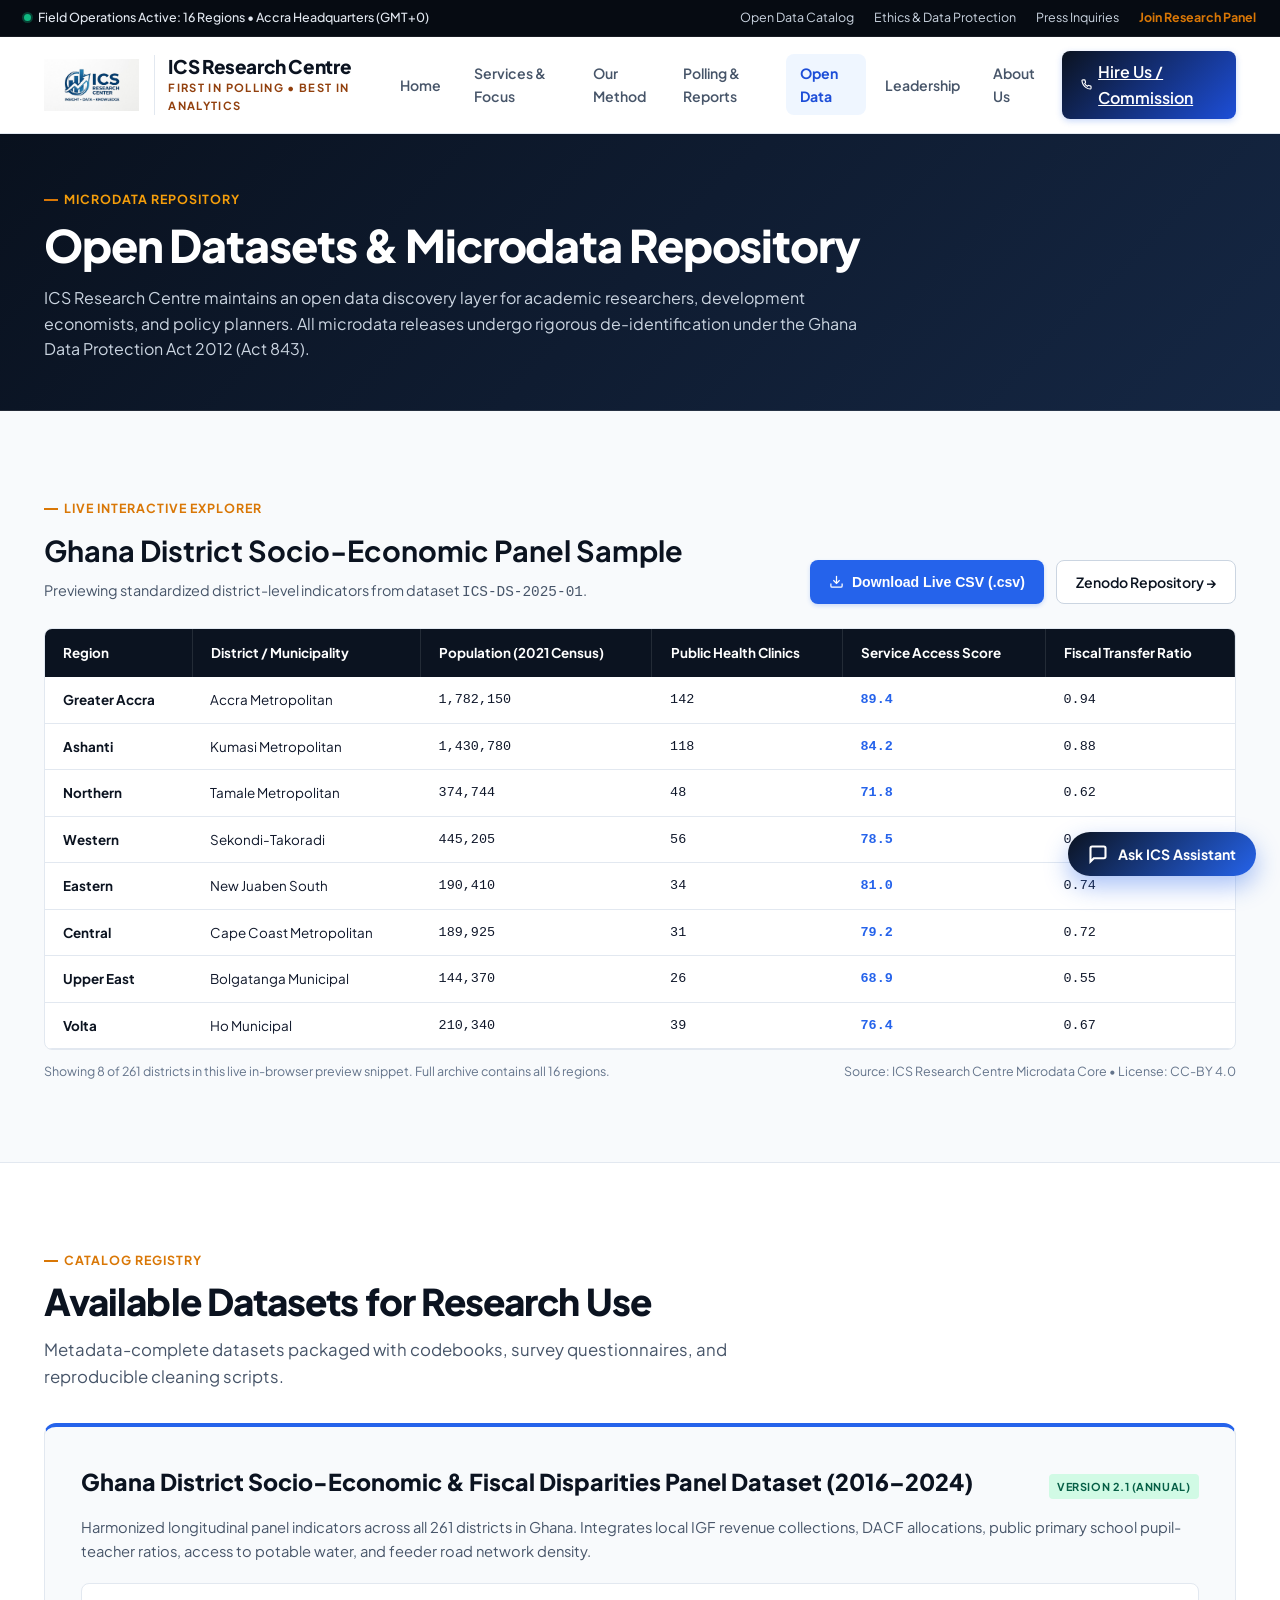
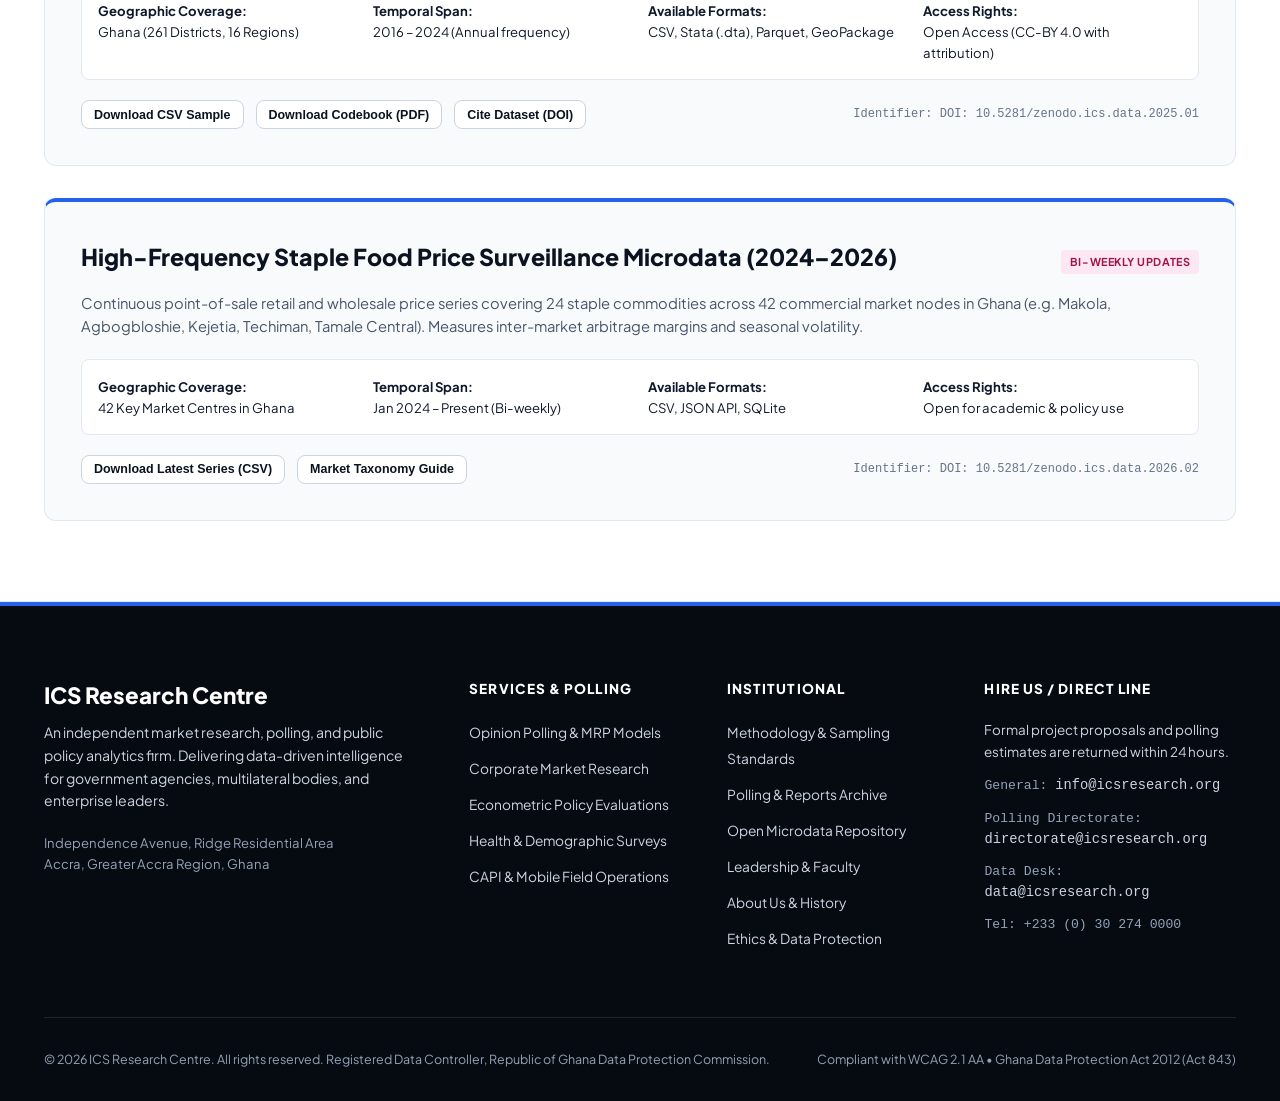
<file: data.html>
<!DOCTYPE html>
<html lang="en">
<head>
  <meta charset="UTF-8">
  <meta name="viewport" content="width=device-width, initial-scale=1.0">
  <title>Open Data & Datasets — ICS Research Centre</title>
  <meta name="description" content="Open data releases, longitudinal panel datasets, and survey microdata covering socio-economic, fiscal, and health indicators across Ghana and West Africa.">
  <link rel="stylesheet" href="assets/style.css">
  <link rel="preconnect" href="https://fonts.googleapis.com">
  <link rel="preconnect" href="https://fonts.gstatic.com" crossorigin>
  <link href="https://fonts.googleapis.com/css2?family=Plus+Jakarta+Sans:wght@400;500;600;700;800&family=Newsreader:ital,opsz,wght@0,6..72,400;0,6..72,600;0,6..72,700;1,6..72,400&display=swap" rel="stylesheet">
</head>
<body>

  <!-- Top Utility Bar -->
  <div class="top-notice-bar" role="region" aria-label="Operational Status">
    <div class="top-notice-inner">
      <div class="live-indicator">
        <span class="pulse-dot"></span>
        <span>Field Operations Active: 16 Regions &bull; Accra Headquarters (GMT+0)</span>
      </div>
      <ul class="top-notice-links">
        <li><a href="data.html">Open Data Catalog</a></li>
        <li><a href="about.html#ethics">Ethics & Data Protection</a></li>
        <li><a href="contact.html">Press Inquiries</a></li>
        <li><a href="#" data-open-panel style="color:var(--color-gold); font-weight:700;">Join Research Panel</a></li>
      </ul>
    </div>
  </div>

  <!-- Primary Header -->
  <header class="site-header" role="banner">
    <div class="header-inner">
      <a href="index.html" class="brand-lockup" aria-label="ICS Research Centre Homepage">
        <img src="assets/logo.jpg" alt="ICS Research Centre Logo" class="brand-logo-img">
        <div class="brand-text-block">
          <span class="brand-title">ICS Research Centre</span>
          <span class="brand-subtitle">First in Polling &bull; Best in Analytics</span>
        </div>
      </a>

      <nav class="main-nav" role="navigation" aria-label="Primary Navigation">
        <button class="mobile-nav-toggle" aria-expanded="false" aria-label="Toggle Navigation Menu">
          <svg width="24" height="24" viewBox="0 0 24 24" fill="none" stroke="currentColor" stroke-width="2">
            <line x1="3" y1="12" x2="21" y2="12"></line>
            <line x1="3" y1="6" x2="21" y2="6"></line>
            <line x1="3" y1="18" x2="21" y2="18"></line>
          </svg>
        </button>

        <ul class="nav-list">
          <li><a href="index.html" class="nav-link">Home</a></li>
          <li><a href="research.html" class="nav-link">Services & Focus</a></li>
          <li><a href="method.html" class="nav-link">Our Method</a></li>
          <li><a href="publications.html" class="nav-link">Polling & Reports</a></li>
          <li><a href="data.html" class="nav-link active" aria-current="page">Open Data</a></li>
          <li><a href="leadership.html" class="nav-link">Leadership</a></li>
          <li><a href="about.html" class="nav-link">About Us</a></li>
          <li><a href="contact.html" class="nav-cta">
            <svg width="15" height="15" viewBox="0 0 24 24" fill="none" stroke="currentColor" stroke-width="2.5"><path d="M22 16.92v3a2 2 0 0 1-2.18 2 19.79 19.79 0 0 1-8.63-3.07 19.5 19.5 0 0 1-6-6 19.79 19.79 0 0 1-3.07-8.67A2 2 0 0 1 4.11 2h3a2 2 0 0 1 2 1.72 12.84 12.84 0 0 0 .7 2.81 2 2 0 0 1-.45 2.11L8.09 9.91a16 16 0 0 0 6 6l1.27-1.27a2 2 0 0 1 2.11-.45 12.84 12.84 0 0 0 2.81.7A2 2 0 0 1 22 16.92z"></path></svg>
            Hire Us / Commission
          </a></li>
        </ul>
      </nav>
    </div>
  </header>

  <main id="main-content">
    
    <!-- Page Header Banner -->
    <section class="section section-tight" style="background: linear-gradient(135deg, #09111E 0%, #152744 100%); color: #FFFFFF; border-bottom: 1px solid rgba(255, 255, 255, 0.1);">
      <div class="container">
        <span class="section-kicker" style="color: #F59E0B;">Microdata Repository</span>
        <h1 class="section-title" style="font-size: 2.8rem; color: #FFFFFF;">Open Datasets & Microdata Repository</h1>
        <p class="lead-text" style="max-width: 820px; color: #CBD5E1;">
          ICS Research Centre maintains an open data discovery layer for academic researchers, development economists, and policy planners. All microdata releases undergo rigorous de-identification under the Ghana Data Protection Act 2012 (Act 843).
        </p>
      </div>
    </section>

    <!-- Interactive Data Explorer -->
    <section class="section">
      <div class="container">
        <div style="display: flex; justify-content: space-between; align-items: flex-end; flex-wrap: wrap; gap: 1rem;">
          <div>
            <span class="section-kicker">Live Interactive Explorer</span>
            <h2 style="font-size: 1.8rem; margin-bottom: 0.35rem; color: var(--color-navy);">Ghana District Socio-Economic Panel Sample</h2>
            <p style="font-size: 0.9rem; color: var(--color-ink-muted);">
              Previewing standardized district-level indicators from dataset <code>ICS-DS-2025-01</code>.
            </p>
          </div>
          <div style="display: flex; gap: 0.75rem;">
            <button id="exportCsvBtn" class="btn btn-primary" style="font-size: 0.88rem; padding: 0.6rem 1.15rem;">
              <svg width="15" height="15" viewBox="0 0 24 24" fill="none" stroke="currentColor" stroke-width="2"><path d="M21 15v4a2 2 0 0 1-2 2H5a2 2 0 0 1-2-2v-4"></path><polyline points="7 10 12 15 17 10"></polyline><line x1="12" y1="15" x2="12" y2="3"></line></svg>
              Download Live CSV (.csv)
            </button>
            <a href="https://zenodo.org" target="_blank" rel="noopener" class="btn btn-secondary" style="font-size: 0.88rem; padding: 0.6rem 1.15rem;">
              Zenodo Repository &rarr;
            </a>
          </div>
        </div>

        <div class="data-table-container">
          <table class="data-table" aria-label="Interactive District Dataset Preview">
            <thead>
              <tr>
                <th>Region</th>
                <th>District / Municipality</th>
                <th>Population (2021 Census)</th>
                <th>Public Health Clinics</th>
                <th>Service Access Score</th>
                <th>Fiscal Transfer Ratio</th>
              </tr>
            </thead>
            <tbody id="datasetTableBody">
              <!-- Rendered dynamically by app.js -->
            </tbody>
          </table>
        </div>
        <div style="display: flex; justify-content: space-between; align-items: center; margin-top: 0.75rem; font-size: 0.78rem; color: var(--color-ink-faint);">
          <span>Showing 8 of 261 districts in this live in-browser preview snippet. Full archive contains all 16 regions.</span>
          <span>Source: ICS Research Centre Microdata Core &bull; License: CC-BY 4.0</span>
        </div>
      </div>
    </section>

    <!-- Full Open Dataset Catalog (Section 5.3) -->
    <section class="section" style="background-color: var(--color-surface);">
      <div class="container">
        <span class="section-kicker">Catalog Registry</span>
        <h2 class="section-title">Available Datasets for Research Use</h2>
        <p class="section-subtitle">
          Metadata-complete datasets packaged with codebooks, survey questionnaires, and reproducible cleaning scripts.
        </p>

        <div style="display: flex; flex-direction: column; gap: 2rem; margin-top: 2rem;">
          
          <!-- Dataset 1 -->
          <div id="ICS-DS-2025-01" style="background: var(--color-paper); border: 1px solid var(--color-border); border-radius: var(--radius-lg); border-top: 4px solid var(--color-primary); padding: 2.25rem;">
            <div style="display: flex; justify-content: space-between; align-items: baseline; flex-wrap: wrap; gap: 0.5rem; margin-bottom: 0.75rem;">
              <h3 style="font-size: 1.45rem; color: var(--color-navy); font-weight: 800;">Ghana District Socio-Economic & Fiscal Disparities Panel Dataset (2016–2024)</h3>
              <span class="pub-badge badge-dataset">Version 2.1 (Annual)</span>
            </div>
            
            <p style="font-size: 0.92rem; color: var(--color-ink-muted); margin-bottom: 1.25rem; line-height: 1.6;">
              Harmonized longitudinal panel indicators across all 261 districts in Ghana. Integrates local IGF revenue collections, DACF allocations, public primary school pupil-teacher ratios, access to potable water, and feeder road network density.
            </p>

            <div style="display: grid; grid-template-columns: repeat(auto-fit, minmax(200px, 1fr)); gap: 1rem; background: #FFFFFF; border: 1px solid var(--color-border); border-radius: var(--radius); padding: 1rem; margin-bottom: 1.25rem; font-size: 0.82rem;">
              <div><strong>Geographic Coverage:</strong><br>Ghana (261 Districts, 16 Regions)</div>
              <div><strong>Temporal Span:</strong><br>2016 – 2024 (Annual frequency)</div>
              <div><strong>Available Formats:</strong><br>CSV, Stata (.dta), Parquet, GeoPackage</div>
              <div><strong>Access Rights:</strong><br>Open Access (CC-BY 4.0 with attribution)</div>
            </div>

            <div style="display: flex; gap: 0.75rem; flex-wrap: wrap; align-items: center;">
              <button class="pub-btn" onclick="document.getElementById('exportCsvBtn').click();">
                Download CSV Sample
              </button>
              <button class="pub-btn" onclick="alert('Downloading Data Dictionary & Codebook: ICS-DS-2025-01-Codebook.pdf (1.2 MB)');">
                Download Codebook (PDF)
              </button>
              <button class="pub-btn" data-cite-id="ICS-DS-2025-01">
                Cite Dataset (DOI)
              </button>
              <span style="font-family: var(--font-mono); font-size: 0.75rem; color: var(--color-ink-faint); margin-left: auto;">Identifier: DOI: 10.5281/zenodo.ics.data.2025.01</span>
            </div>
          </div>

          <!-- Dataset 2 -->
          <div id="ICS-DS-2026-02" style="background: var(--color-paper); border: 1px solid var(--color-border); border-radius: var(--radius-lg); border-top: 4px solid var(--color-primary); padding: 2.25rem;">
            <div style="display: flex; justify-content: space-between; align-items: baseline; flex-wrap: wrap; gap: 0.5rem; margin-bottom: 0.75rem;">
              <h3 style="font-size: 1.45rem; color: var(--color-navy); font-weight: 800;">High-Frequency Staple Food Price Surveillance Microdata (2024–2026)</h3>
              <span class="pub-badge badge-poll">Bi-Weekly Updates</span>
            </div>
            
            <p style="font-size: 0.92rem; color: var(--color-ink-muted); margin-bottom: 1.25rem; line-height: 1.6;">
              Continuous point-of-sale retail and wholesale price series covering 24 staple commodities across 42 commercial market nodes in Ghana (e.g. Makola, Agbogbloshie, Kejetia, Techiman, Tamale Central). Measures inter-market arbitrage margins and seasonal volatility.
            </p>

            <div style="display: grid; grid-template-columns: repeat(auto-fit, minmax(200px, 1fr)); gap: 1rem; background: #FFFFFF; border: 1px solid var(--color-border); border-radius: var(--radius); padding: 1rem; margin-bottom: 1.25rem; font-size: 0.82rem;">
              <div><strong>Geographic Coverage:</strong><br>42 Key Market Centres in Ghana</div>
              <div><strong>Temporal Span:</strong><br>Jan 2024 – Present (Bi-weekly)</div>
              <div><strong>Available Formats:</strong><br>CSV, JSON API, SQLite</div>
              <div><strong>Access Rights:</strong><br>Open for academic & policy use</div>
            </div>

            <div style="display: flex; gap: 0.75rem; flex-wrap: wrap; align-items: center;">
              <button class="pub-btn" onclick="alert('Downloading Market Price Microdata: ICS-DS-2026-FoodPrice.csv (8.4 MB)');">
                Download Latest Series (CSV)
              </button>
              <button class="pub-btn" onclick="alert('Downloading Market Taxonomy & Survey Guide (PDF)');">
                Market Taxonomy Guide
              </button>
              <span style="font-family: var(--font-mono); font-size: 0.75rem; color: var(--color-ink-faint); margin-left: auto;">Identifier: DOI: 10.5281/zenodo.ics.data.2026.02</span>
            </div>
          </div>

        </div>
      </div>
    </section>

  </main>

  <!-- FLOATING DIGITAL ASSISTANT -->
  <button id="assistantTrigger" class="floating-assistant-trigger" aria-label="Open ICS Digital Assistant">
    <svg width="20" height="20" viewBox="0 0 24 24" fill="none" stroke="currentColor" stroke-width="2.5"><path d="M21 15a2 2 0 0 1-2 2H7l-4 4V5a2 2 0 0 1 2-2h14a2 2 0 0 1 2 2z"></path></svg>
    <span>Ask ICS Assistant</span>
  </button>

  <div id="assistantDrawer" class="assistant-drawer" role="region" aria-label="ICS Assistant Chat">
    <div class="assistant-header">
      <div style="display: flex; align-items: center; gap: 0.5rem;">
        <div style="width: 8px; height: 8px; background: #10B981; border-radius: 50%;"></div>
        <strong>ICS Research Assistant</strong>
      </div>
      <button id="assistantClose" style="background: none; border: none; color: #94A3B8; font-size: 1.3rem; cursor: pointer;">&times;</button>
    </div>
    <div id="assistantMessages" class="assistant-body">
      <div class="assistant-msg msg-bot">
        Hello! You are browsing our Open Data repository. Need help downloading or citing datasets?
      </div>
      <div class="assistant-chips">
        <button class="assistant-chip" data-prompt="open-data">How do I download open datasets?</button>
        <button class="assistant-chip" data-prompt="commission-poll">How do I commission custom survey data?</button>
        <button class="assistant-chip" data-prompt="methodology">What data protection standards apply?</button>
      </div>
    </div>
  </div>

  <!-- "JOIN THE PANEL" REGISTRATION MODAL -->
  <div class="modal-overlay" id="joinPanelModal" role="dialog" aria-modal="true" aria-labelledby="modalPanelTitle">
    <div class="modal-content">
      <button class="modal-close" id="closePanelBtn" aria-label="Close dialog">&times;</button>
      <h3 id="modalPanelTitle" style="font-size: 1.4rem; font-weight: 800; color: var(--color-navy); margin-bottom: 0.4rem;">Join the ICS Research Panel</h3>
      <p style="font-size: 0.85rem; color: var(--color-ink-muted); margin-bottom: 1.25rem;">
        Become a member of Ghana’s nationwide public opinion panel. Earn airtime credits for each verified survey completed.
      </p>

      <form id="joinPanelForm">
        <div class="form-group">
          <label class="form-label">Full Name *</label>
          <input type="text" class="form-control" placeholder="e.g. Ama Mensah" required>
        </div>
        <div class="form-group">
          <label class="form-label">Mobile Number *</label>
          <input type="tel" class="form-control" placeholder="e.g. 024 XXX XXXX" required>
        </div>
        <div class="form-group">
          <label class="form-label">Region of Residence *</label>
          <select class="form-control" required>
            <option value="" disabled selected>Select Region in Ghana...</option>
            <option>Greater Accra</option>
            <option>Ashanti</option>
            <option>Western</option>
            <option>Central</option>
            <option>Eastern</option>
            <option>Volta</option>
            <option>Northern</option>
            <option>Upper East</option>
            <option>Upper West</option>
            <option>Bono</option>
            <option>Bono East</option>
            <option>Ahafo</option>
            <option>Oti</option>
            <option>Savannah</option>
            <option>North East</option>
            <option>Western North</option>
          </select>
        </div>
        <button type="submit" class="btn btn-primary" style="width: 100%; padding: 0.85rem;">Submit Panel Registration</button>
      </form>

      <div id="panelSuccessMsg" style="display: none; text-align: center; padding: 1.5rem 0;">
        <div style="width: 48px; height: 48px; background: #ECFDF5; color: #10B981; border-radius: 50%; display: flex; align-items: center; justify-content: center; margin: 0 auto 1rem auto; font-size: 1.5rem;">&check;</div>
        <h4 style="font-size: 1.2rem; color: var(--color-navy); margin-bottom: 0.5rem;">Registration Confirmed!</h4>
        <p style="font-size: 0.85rem; color: var(--color-ink-muted); margin-bottom: 1rem;">
          Your official panel ID is: <strong id="panelCodeDisplay" style="font-family: var(--font-mono); color: var(--color-primary);"></strong>. You will receive an SMS verification code shortly.
        </p>
      </div>
    </div>
  </div>

  <!-- Footer -->
  <footer class="site-footer" role="contentinfo">
    <div class="container">
      <div class="footer-grid">
        <div class="footer-brand">
          <h3>ICS Research Centre</h3>
          <p>
            An independent market research, polling, and public policy analytics firm. Delivering data-driven intelligence for government agencies, multilateral bodies, and enterprise leaders.
          </p>
          <div style="margin-top: 1.25rem; font-size: 0.82rem; color: #94A3B8;">
            Independence Avenue, Ridge Residential Area<br>
            Accra, Greater Accra Region, Ghana
          </div>
        </div>
        <div class="footer-col">
          <h4>Services & Polling</h4>
          <ul class="footer-links">
            <li><a href="research.html#public-policy">Opinion Polling & MRP Models</a></li>
            <li><a href="research.html#economic-data">Corporate Market Research</a></li>
            <li><a href="research.html#statistical-modelling">Econometric Policy Evaluations</a></li>
            <li><a href="research.html#health-metrics">Health & Demographic Surveys</a></li>
            <li><a href="research.html#data-infrastructure">CAPI & Mobile Field Operations</a></li>
          </ul>
        </div>
        <div class="footer-col">
          <h4>Institutional</h4>
          <ul class="footer-links">
            <li><a href="method.html">Methodology & Sampling Standards</a></li>
            <li><a href="publications.html">Polling & Reports Archive</a></li>
            <li><a href="data.html">Open Microdata Repository</a></li>
            <li><a href="leadership.html">Leadership & Faculty</a></li>
            <li><a href="about.html">About Us & History</a></li>
            <li><a href="about.html#ethics">Ethics & Data Protection</a></li>
          </ul>
        </div>
        <div class="footer-col">
          <h4>Hire Us / Direct Line</h4>
          <p style="font-size: 0.84rem; margin-bottom: 0.8rem; color: #CBD5E1;">
            Formal project proposals and polling estimates are returned within 24 hours.
          </p>
          <ul class="footer-links" style="font-family: var(--font-mono); font-size: 0.82rem;">
            <li>General: <a href="mailto:info@icsresearch.org">info@icsresearch.org</a></li>
            <li>Polling Directorate: <a href="mailto:directorate@icsresearch.org">directorate@icsresearch.org</a></li>
            <li>Data Desk: <a href="mailto:data@icsresearch.org">data@icsresearch.org</a></li>
            <li>Tel: +233 (0) 30 274 0000</li>
          </ul>
        </div>
      </div>
      <div class="footer-bottom">
        <div class="footer-meta-text">
          &copy; 2026 ICS Research Centre. All rights reserved. Registered Data Controller, Republic of Ghana Data Protection Commission.
        </div>
        <div class="footer-meta-text">
          <span>Compliant with WCAG 2.1 AA</span> &bull; 
          <span>Ghana Data Protection Act 2012 (Act 843)</span>
        </div>
      </div>
    </div>
  </footer>

  <script src="assets/app.js"></script>
</body>
</html>
</file>
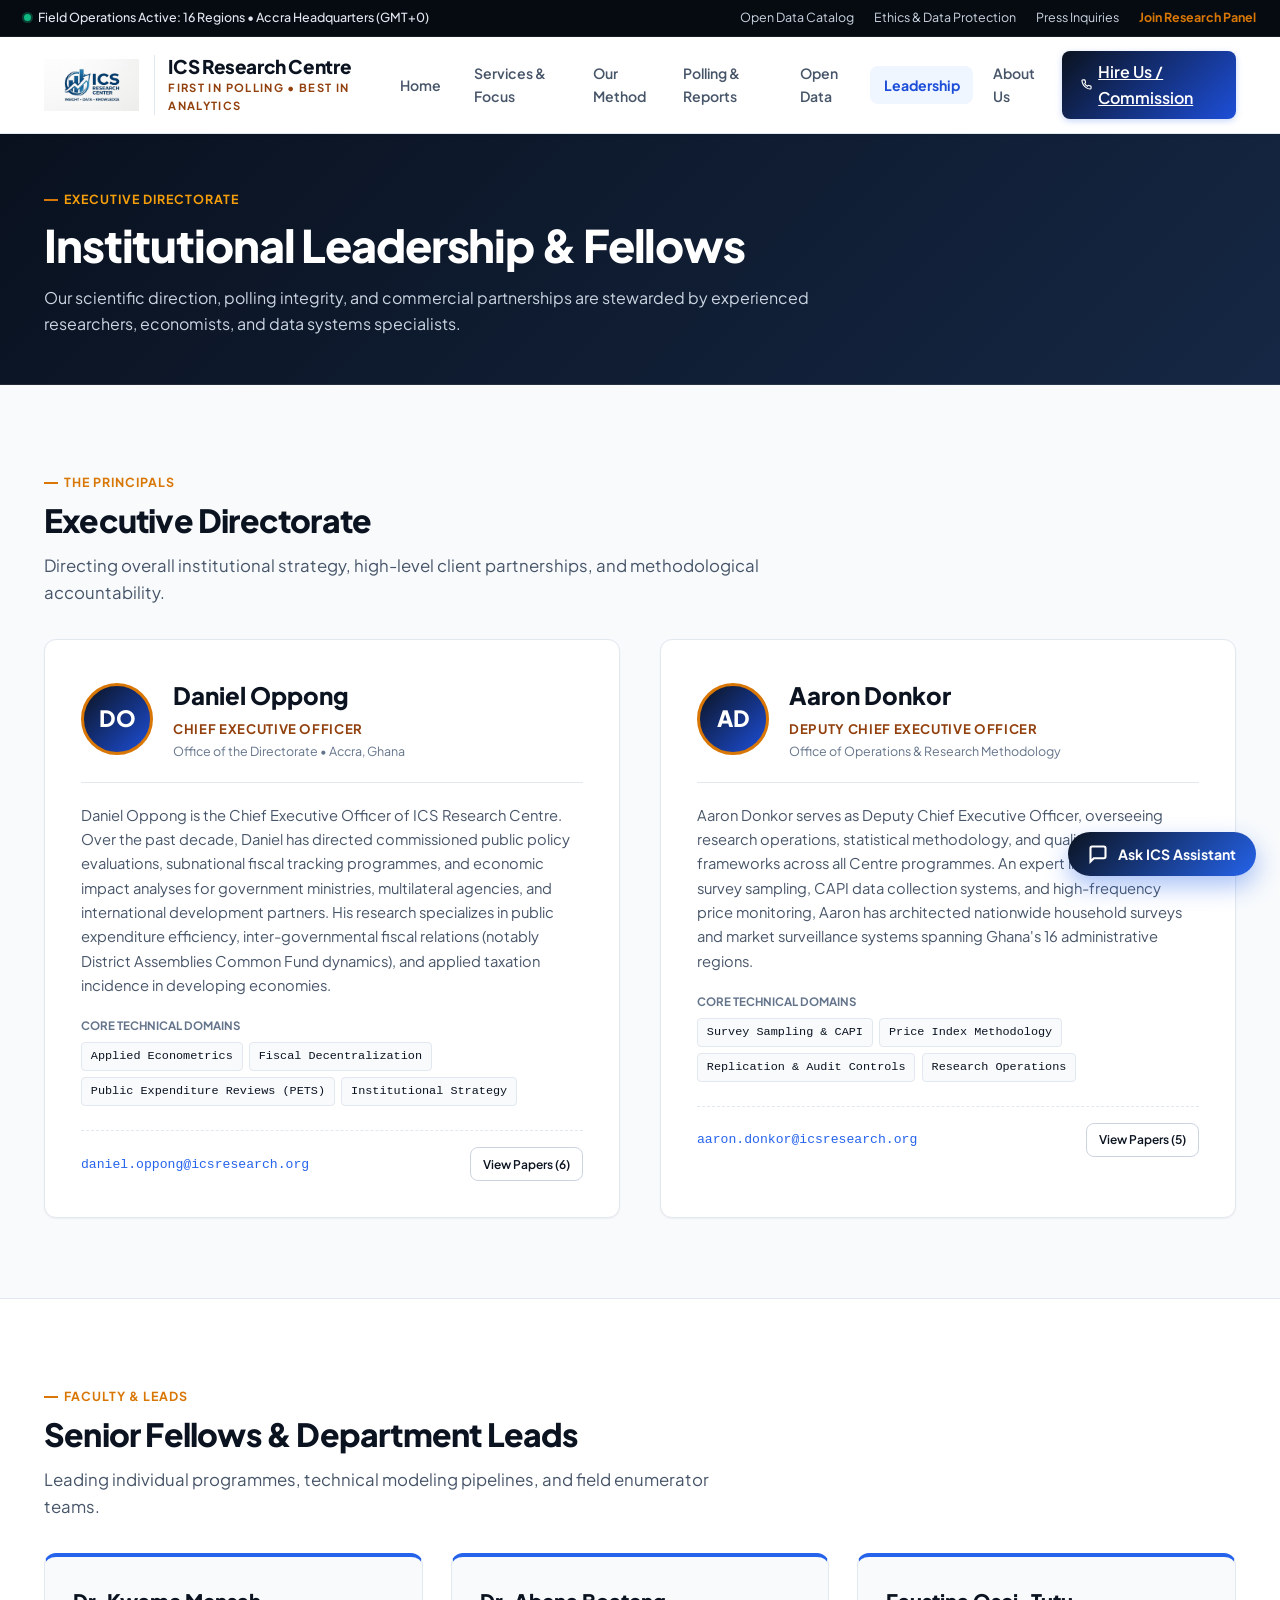
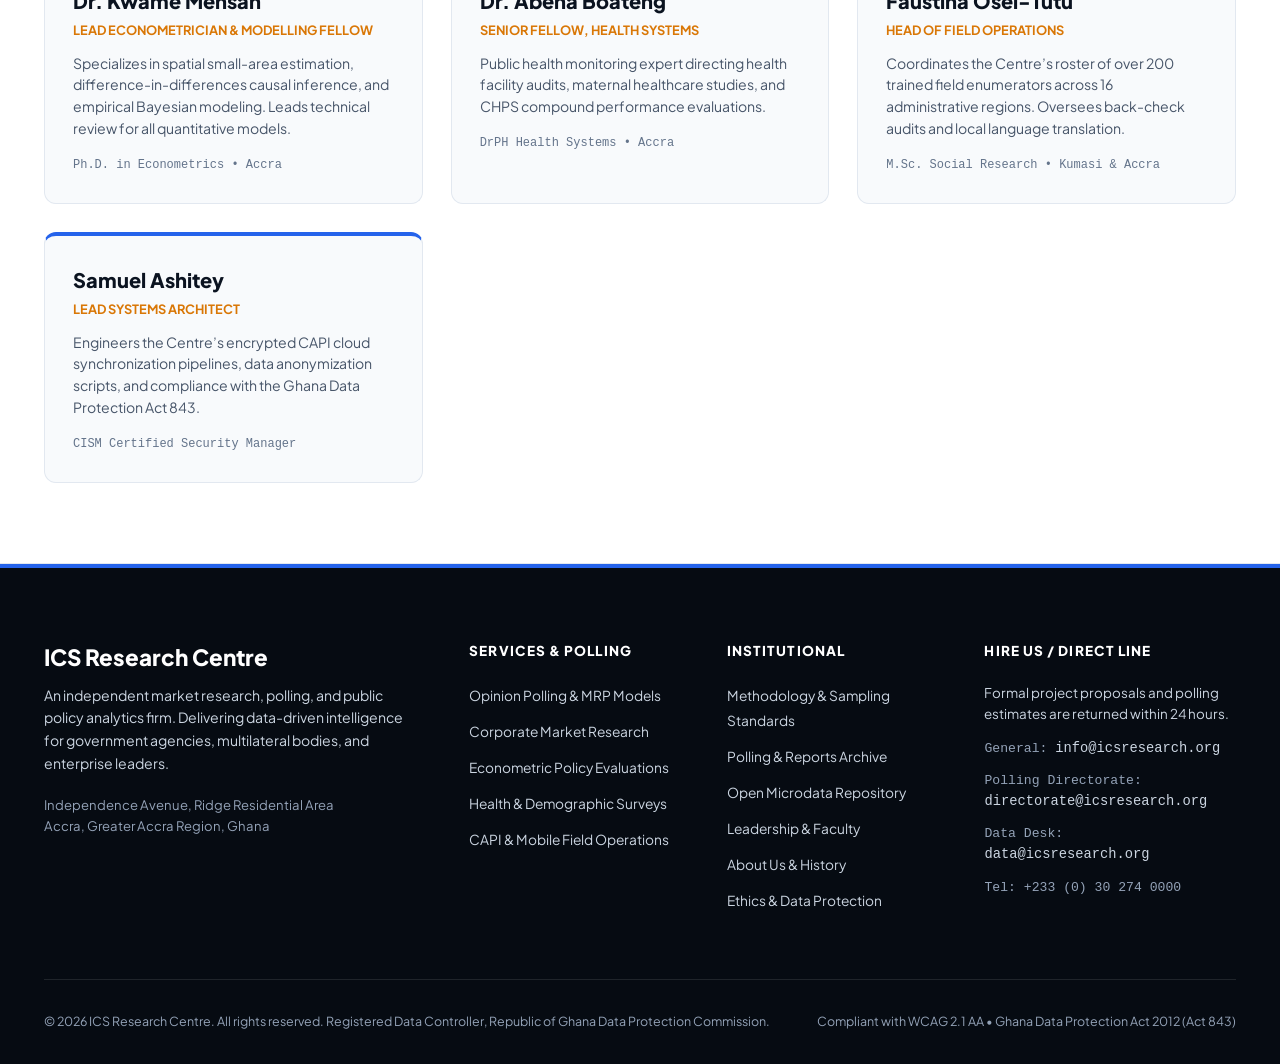
<file: leadership.html>
<!DOCTYPE html>
<html lang="en">

<head>
  <meta charset="UTF-8">
  <meta name="viewport" content="width=device-width, initial-scale=1.0">
  <title>Institutional Leadership & Faculty — ICS Research Centre</title>
  <meta name="description"
    content="Meet the leadership and research faculty of ICS Research Centre: CEO Daniel Oppong, Deputy CEO Aaron Donkor, and senior research fellows in Accra, Ghana.">
  <link rel="stylesheet" href="assets/style.css">
  <link rel="preconnect" href="https://fonts.googleapis.com">
  <link rel="preconnect" href="https://fonts.gstatic.com" crossorigin>
  <link
    href="https://fonts.googleapis.com/css2?family=Plus+Jakarta+Sans:wght@400;500;600;700;800&family=Newsreader:ital,opsz,wght@0,6..72,400;0,6..72,600;0,6..72,700;1,6..72,400&display=swap"
    rel="stylesheet">
</head>

<body>

  <!-- Top Utility Bar -->
  <div class="top-notice-bar" role="region" aria-label="Operational Status">
    <div class="top-notice-inner">
      <div class="live-indicator">
        <span class="pulse-dot"></span>
        <span>Field Operations Active: 16 Regions &bull; Accra Headquarters (GMT+0)</span>
      </div>
      <ul class="top-notice-links">
        <li><a href="data.html">Open Data Catalog</a></li>
        <li><a href="about.html#ethics">Ethics & Data Protection</a></li>
        <li><a href="contact.html">Press Inquiries</a></li>
        <li><a href="#" data-open-panel style="color:var(--color-gold); font-weight:700;">Join Research Panel</a></li>
      </ul>
    </div>
  </div>

  <!-- Primary Header -->
  <header class="site-header" role="banner">
    <div class="header-inner">
      <a href="index.html" class="brand-lockup" aria-label="ICS Research Centre Homepage">
        <img src="assets/logo.jpg" alt="ICS Research Centre Logo" class="brand-logo-img">
        <div class="brand-text-block">
          <span class="brand-title">ICS Research Centre</span>
          <span class="brand-subtitle">First in Polling &bull; Best in Analytics</span>
        </div>
      </a>

      <nav class="main-nav" role="navigation" aria-label="Primary Navigation">
        <button class="mobile-nav-toggle" aria-expanded="false" aria-label="Toggle Navigation Menu">
          <svg width="24" height="24" viewBox="0 0 24 24" fill="none" stroke="currentColor" stroke-width="2">
            <line x1="3" y1="12" x2="21" y2="12"></line>
            <line x1="3" y1="6" x2="21" y2="6"></line>
            <line x1="3" y1="18" x2="21" y2="18"></line>
          </svg>
        </button>

        <ul class="nav-list">
          <li><a href="index.html" class="nav-link">Home</a></li>
          <li><a href="research.html" class="nav-link">Services & Focus</a></li>
          <li><a href="method.html" class="nav-link">Our Method</a></li>
          <li><a href="publications.html" class="nav-link">Polling & Reports</a></li>
          <li><a href="data.html" class="nav-link">Open Data</a></li>
          <li><a href="leadership.html" class="nav-link active" aria-current="page">Leadership</a></li>
          <li><a href="about.html" class="nav-link">About Us</a></li>
          <li><a href="contact.html" class="nav-cta">
              <svg width="15" height="15" viewBox="0 0 24 24" fill="none" stroke="currentColor" stroke-width="2.5">
                <path
                  d="M22 16.92v3a2 2 0 0 1-2.18 2 19.79 19.79 0 0 1-8.63-3.07 19.5 19.5 0 0 1-6-6 19.79 19.79 0 0 1-3.07-8.67A2 2 0 0 1 4.11 2h3a2 2 0 0 1 2 1.72 12.84 12.84 0 0 0 .7 2.81 2 2 0 0 1-.45 2.11L8.09 9.91a16 16 0 0 0 6 6l1.27-1.27a2 2 0 0 1 2.11-.45 12.84 12.84 0 0 0 2.81.7A2 2 0 0 1 22 16.92z">
                </path>
              </svg>
              Hire Us / Commission
            </a></li>
        </ul>
      </nav>
    </div>
  </header>

  <main id="main-content">

    <!-- Page Header Banner -->
    <section class="section section-tight"
      style="background: linear-gradient(135deg, #09111E 0%, #152744 100%); color: #FFFFFF; border-bottom: 1px solid rgba(255, 255, 255, 0.1);">
      <div class="container">
        <span class="section-kicker" style="color: #F59E0B;">Executive Directorate</span>
        <h1 class="section-title" style="font-size: 2.8rem; color: #FFFFFF;">Institutional Leadership & Fellows</h1>
        <p class="lead-text" style="max-width: 820px; color: #CBD5E1;">
          Our scientific direction, polling integrity, and commercial partnerships are stewarded by experienced
          researchers, economists, and data systems specialists.
        </p>
      </div>
    </section>

    <!-- Executive Leadership Cards (Section 4.5 & 5.5) -->
    <section class="section">
      <div class="container">
        <span class="section-kicker">The Principals</span>
        <h2 class="section-title" style="font-size: 2rem;">Executive Directorate</h2>
        <p class="section-subtitle">
          Directing overall institutional strategy, high-level client partnerships, and methodological accountability.
        </p>

        <div class="leadership-grid" style="margin-top: 2rem;">

          <!-- Daniel Oppong -->
          <article class="leader-card" id="daniel-oppong">
            <div class="leader-header">
              <div class="leader-avatar" aria-hidden="true">DO</div>
              <div class="leader-meta">
                <h3 style="font-size: 1.5rem;">Daniel Oppong</h3>
                <div class="leader-title">Chief Executive Officer</div>
                <div style="font-size: 0.78rem; color: var(--color-ink-faint); margin-top: 0.2rem;">Office of the
                  Directorate &bull; Accra, Ghana</div>
              </div>
            </div>

            <p class="leader-bio">
              Daniel Oppong is the Chief Executive Officer of ICS Research Centre. Over the past decade, Daniel has
              directed commissioned public policy evaluations, subnational fiscal tracking programmes, and economic
              impact analyses for government ministries, multilateral agencies, and international development partners.
              His research specializes in public expenditure efficiency, inter-governmental fiscal relations (notably
              District Assemblies Common Fund dynamics), and applied taxation incidence in developing economies.
            </p>

            <div style="margin-top: 1.25rem;">
              <span
                style="font-size: 0.72rem; text-transform: uppercase; font-weight: 700; color: var(--color-ink-faint); display: block; margin-bottom: 0.4rem;">Core
                Technical Domains</span>
              <ul class="leader-specialisms">
                <li>Applied Econometrics</li>
                <li>Fiscal Decentralization</li>
                <li>Public Expenditure Reviews (PETS)</li>
                <li>Institutional Strategy</li>
              </ul>
            </div>

            <div
              style="margin-top: 1.5rem; padding-top: 1rem; border-top: 1px dashed var(--color-border); display: flex; justify-content: space-between; align-items: center;">
              <a href="mailto:daniel.oppong@icsresearch.org"
                style="font-size: 0.82rem; font-family: var(--font-mono); color: var(--color-primary); text-decoration: none;">
                daniel.oppong@icsresearch.org
              </a>
              <a href="publications.html?search=Oppong" class="pub-btn" style="font-size: 0.75rem;">View Papers (6)</a>
            </div>
          </article>

          <!-- Aaron Donkor -->
          <article class="leader-card" id="aaron-donkor">
            <div class="leader-header">
              <div class="leader-avatar" aria-hidden="true">AD</div>
              <div class="leader-meta">
                <h3 style="font-size: 1.5rem;">Aaron Donkor</h3>
                <div class="leader-title">Deputy Chief Executive Officer</div>
                <div style="font-size: 0.78rem; color: var(--color-ink-faint); margin-top: 0.2rem;">Office of Operations
                  & Research Methodology</div>
              </div>
            </div>

            <p class="leader-bio">
              Aaron Donkor serves as Deputy Chief Executive Officer, overseeing research operations, statistical
              methodology, and quality assurance frameworks across all Centre programmes. An expert in quantitative
              survey sampling, CAPI data collection systems, and high-frequency price monitoring, Aaron has architected
              nationwide household surveys and market surveillance systems spanning Ghana's 16 administrative regions.
            </p>

            <div style="margin-top: 1.25rem;">
              <span
                style="font-size: 0.72rem; text-transform: uppercase; font-weight: 700; color: var(--color-ink-faint); display: block; margin-bottom: 0.4rem;">Core
                Technical Domains</span>
              <ul class="leader-specialisms">
                <li>Survey Sampling & CAPI</li>
                <li>Price Index Methodology</li>
                <li>Replication & Audit Controls</li>
                <li>Research Operations</li>
              </ul>
            </div>

            <div
              style="margin-top: 1.5rem; padding-top: 1rem; border-top: 1px dashed var(--color-border); display: flex; justify-content: space-between; align-items: center;">
              <a href="mailto:aaron.donkor@icsresearch.org"
                style="font-size: 0.82rem; font-family: var(--font-mono); color: var(--color-primary); text-decoration: none;">
                aaron.donkor@icsresearch.org
              </a>
              <a href="publications.html?search=Donkor" class="pub-btn" style="font-size: 0.75rem;">View Papers (5)</a>
            </div>
          </article>

        </div>
      </div>
    </section>

    <!-- Senior Fellows & Department Leads -->
    <section class="section" style="background-color: var(--color-surface);">
      <div class="container">
        <span class="section-kicker">Faculty & Leads</span>
        <h2 class="section-title" style="font-size: 2rem;">Senior Fellows & Department Leads</h2>
        <p class="section-subtitle">
          Leading individual programmes, technical modeling pipelines, and field enumerator teams.
        </p>

        <div
          style="display: grid; grid-template-columns: repeat(auto-fit, minmax(280px, 1fr)); gap: 1.75rem; margin-top: 2rem;">

          <div
            style="background: var(--color-paper); border: 1px solid var(--color-border); border-radius: var(--radius-lg); padding: 1.75rem; border-top: 4px solid var(--color-primary);">
            <div style="font-size: 1.25rem; font-weight: 800; color: var(--color-navy); margin-bottom: 0.2rem;">Dr.
              Kwame Mensah</div>
            <div
              style="font-size: 0.8rem; text-transform: uppercase; color: var(--color-gold); font-weight: 700; margin-bottom: 0.75rem;">
              Lead Econometrician & Modelling Fellow</div>
            <p style="font-size: 0.88rem; color: var(--color-ink-muted); line-height: 1.55; margin-bottom: 1rem;">
              Specializes in spatial small-area estimation, difference-in-differences causal inference, and empirical
              Bayesian modeling. Leads technical review for all quantitative models.
            </p>
            <div style="font-size: 0.75rem; font-family: var(--font-mono); color: var(--color-ink-faint);">Ph.D. in
              Econometrics &bull; Accra</div>
          </div>

          <div
            style="background: var(--color-paper); border: 1px solid var(--color-border); border-radius: var(--radius-lg); padding: 1.75rem; border-top: 4px solid var(--color-primary);">
            <div style="font-size: 1.25rem; font-weight: 800; color: var(--color-navy); margin-bottom: 0.2rem;">Dr.
              Abena Boateng</div>
            <div
              style="font-size: 0.8rem; text-transform: uppercase; color: var(--color-gold); font-weight: 700; margin-bottom: 0.75rem;">
              Senior Fellow, Health Systems</div>
            <p style="font-size: 0.88rem; color: var(--color-ink-muted); line-height: 1.55; margin-bottom: 1rem;">
              Public health monitoring expert directing health facility audits, maternal healthcare studies, and CHPS
              compound performance evaluations.
            </p>
            <div style="font-size: 0.75rem; font-family: var(--font-mono); color: var(--color-ink-faint);">DrPH Health
              Systems &bull; Accra</div>
          </div>

          <div
            style="background: var(--color-paper); border: 1px solid var(--color-border); border-radius: var(--radius-lg); padding: 1.75rem; border-top: 4px solid var(--color-primary);">
            <div style="font-size: 1.25rem; font-weight: 800; color: var(--color-navy); margin-bottom: 0.2rem;">Faustina
              Osei-Tutu</div>
            <div
              style="font-size: 0.8rem; text-transform: uppercase; color: var(--color-gold); font-weight: 700; margin-bottom: 0.75rem;">
              Head of Field Operations</div>
            <p style="font-size: 0.88rem; color: var(--color-ink-muted); line-height: 1.55; margin-bottom: 1rem;">
              Coordinates the Centre’s roster of over 200 trained field enumerators across 16 administrative regions.
              Oversees back-check audits and local language translation.
            </p>
            <div style="font-size: 0.75rem; font-family: var(--font-mono); color: var(--color-ink-faint);">M.Sc. Social
              Research &bull; Kumasi & Accra</div>
          </div>

          <div
            style="background: var(--color-paper); border: 1px solid var(--color-border); border-radius: var(--radius-lg); padding: 1.75rem; border-top: 4px solid var(--color-primary);">
            <div style="font-size: 1.25rem; font-weight: 800; color: var(--color-navy); margin-bottom: 0.2rem;">Samuel
              Ashitey</div>
            <div
              style="font-size: 0.8rem; text-transform: uppercase; color: var(--color-gold); font-weight: 700; margin-bottom: 0.75rem;">
              Lead Systems Architect</div>
            <p style="font-size: 0.88rem; color: var(--color-ink-muted); line-height: 1.55; margin-bottom: 1rem;">
              Engineers the Centre’s encrypted CAPI cloud synchronization pipelines, data anonymization scripts, and
              compliance with the Ghana Data Protection Act 843.
            </p>
            <div style="font-size: 0.75rem; font-family: var(--font-mono); color: var(--color-ink-faint);">CISM
              Certified Security Manager</div>
          </div>

        </div>
      </div>
    </section>

  </main>

  <!-- FLOATING DIGITAL ASSISTANT -->
  <button id="assistantTrigger" class="floating-assistant-trigger" aria-label="Open ICS Digital Assistant">
    <svg width="20" height="20" viewBox="0 0 24 24" fill="none" stroke="currentColor" stroke-width="2.5">
      <path d="M21 15a2 2 0 0 1-2 2H7l-4 4V5a2 2 0 0 1 2-2h14a2 2 0 0 1 2 2z"></path>
    </svg>
    <span>Ask ICS Assistant</span>
  </button>

  <div id="assistantDrawer" class="assistant-drawer" role="region" aria-label="ICS Assistant Chat">
    <div class="assistant-header">
      <div style="display: flex; align-items: center; gap: 0.5rem;">
        <div style="width: 8px; height: 8px; background: #10B981; border-radius: 50%;"></div>
        <strong>ICS Research Assistant</strong>
      </div>
      <button id="assistantClose"
        style="background: none; border: none; color: #94A3B8; font-size: 1.3rem; cursor: pointer;">&times;</button>
    </div>
    <div id="assistantMessages" class="assistant-body">
      <div class="assistant-msg msg-bot">
        Hello! Looking to connect with our Executive Directorate or book a bilateral briefing?
      </div>
      <div class="assistant-chips">
        <button class="assistant-chip" data-prompt="leadership">Who directs the Centre?</button>
        <button class="assistant-chip" data-prompt="commission-poll">How do I commission an opinion poll?</button>
      </div>
    </div>
  </div>

  <!-- "JOIN THE PANEL" REGISTRATION MODAL -->
  <div class="modal-overlay" id="joinPanelModal" role="dialog" aria-modal="true" aria-labelledby="modalPanelTitle">
    <div class="modal-content">
      <button class="modal-close" id="closePanelBtn" aria-label="Close dialog">&times;</button>
      <h3 id="modalPanelTitle"
        style="font-size: 1.4rem; font-weight: 800; color: var(--color-navy); margin-bottom: 0.4rem;">Join the ICS
        Research Panel</h3>
      <p style="font-size: 0.85rem; color: var(--color-ink-muted); margin-bottom: 1.25rem;">
        Become a member of Ghana’s nationwide public opinion panel. Earn airtime credits for each verified survey
        completed.
      </p>

      <form id="joinPanelForm">
        <div class="form-group">
          <label class="form-label">Full Name *</label>
          <input type="text" class="form-control" placeholder="e.g. Ama Mensah" required>
        </div>
        <div class="form-group">
          <label class="form-label">Mobile Number *</label>
          <input type="tel" class="form-control" placeholder="e.g. 024 XXX XXXX" required>
        </div>
        <div class="form-group">
          <label class="form-label">Region of Residence *</label>
          <select class="form-control" required>
            <option value="" disabled selected>Select Region in Ghana...</option>
            <option>Greater Accra</option>
            <option>Ashanti</option>
            <option>Western</option>
            <option>Central</option>
            <option>Eastern</option>
            <option>Volta</option>
            <option>Northern</option>
            <option>Upper East</option>
            <option>Upper West</option>
            <option>Bono</option>
            <option>Bono East</option>
            <option>Ahafo</option>
            <option>Oti</option>
            <option>Savannah</option>
            <option>North East</option>
            <option>Western North</option>
          </select>
        </div>
        <button type="submit" class="btn btn-primary" style="width: 100%; padding: 0.85rem;">Submit Panel
          Registration</button>
      </form>

      <div id="panelSuccessMsg" style="display: none; text-align: center; padding: 1.5rem 0;">
        <div
          style="width: 48px; height: 48px; background: #ECFDF5; color: #10B981; border-radius: 50%; display: flex; align-items: center; justify-content: center; margin: 0 auto 1rem auto; font-size: 1.5rem;">
          &check;</div>
        <h4 style="font-size: 1.2rem; color: var(--color-navy); margin-bottom: 0.5rem;">Registration Confirmed!</h4>
        <p style="font-size: 0.85rem; color: var(--color-ink-muted); margin-bottom: 1rem;">
          Your official panel ID is: <strong id="panelCodeDisplay"
            style="font-family: var(--font-mono); color: var(--color-primary);"></strong>. You will receive an SMS
          verification code shortly.
        </p>
      </div>
    </div>
  </div>

  <!-- Footer -->
  <footer class="site-footer" role="contentinfo">
    <div class="container">
      <div class="footer-grid">
        <div class="footer-brand">
          <h3>ICS Research Centre</h3>
          <p>
            An independent market research, polling, and public policy analytics firm. Delivering data-driven
            intelligence for government agencies, multilateral bodies, and enterprise leaders.
          </p>
          <div style="margin-top: 1.25rem; font-size: 0.82rem; color: #94A3B8;">
            Independence Avenue, Ridge Residential Area<br>
            Accra, Greater Accra Region, Ghana
          </div>
        </div>
        <div class="footer-col">
          <h4>Services & Polling</h4>
          <ul class="footer-links">
            <li><a href="research.html#public-policy">Opinion Polling & MRP Models</a></li>
            <li><a href="research.html#economic-data">Corporate Market Research</a></li>
            <li><a href="research.html#statistical-modelling">Econometric Policy Evaluations</a></li>
            <li><a href="research.html#health-metrics">Health & Demographic Surveys</a></li>
            <li><a href="research.html#data-infrastructure">CAPI & Mobile Field Operations</a></li>
          </ul>
        </div>
        <div class="footer-col">
          <h4>Institutional</h4>
          <ul class="footer-links">
            <li><a href="method.html">Methodology & Sampling Standards</a></li>
            <li><a href="publications.html">Polling & Reports Archive</a></li>
            <li><a href="data.html">Open Microdata Repository</a></li>
            <li><a href="leadership.html">Leadership & Faculty</a></li>
            <li><a href="about.html">About Us & History</a></li>
            <li><a href="about.html#ethics">Ethics & Data Protection</a></li>
          </ul>
        </div>
        <div class="footer-col">
          <h4>Hire Us / Direct Line</h4>
          <p style="font-size: 0.84rem; margin-bottom: 0.8rem; color: #CBD5E1;">
            Formal project proposals and polling estimates are returned within 24 hours.
          </p>
          <ul class="footer-links" style="font-family: var(--font-mono); font-size: 0.82rem;">
            <li>General: <a href="mailto:info@icsresearch.org">info@icsresearch.org</a></li>
            <li>Polling Directorate: <a href="mailto:directorate@icsresearch.org">directorate@icsresearch.org</a></li>
            <li>Data Desk: <a href="mailto:data@icsresearch.org">data@icsresearch.org</a></li>
            <li>Tel: +233 (0) 30 274 0000</li>
          </ul>
        </div>
      </div>
      <div class="footer-bottom">
        <div class="footer-meta-text">
          &copy; 2026 ICS Research Centre. All rights reserved. Registered Data Controller, Republic of Ghana Data
          Protection Commission.
        </div>
        <div class="footer-meta-text">
          <span>Compliant with WCAG 2.1 AA</span> &bull;
          <span>Ghana Data Protection Act 2012 (Act 843)</span>
        </div>
      </div>
    </div>
  </footer>

  <script src="assets/app.js"></script>
</body>

</html>
</file>
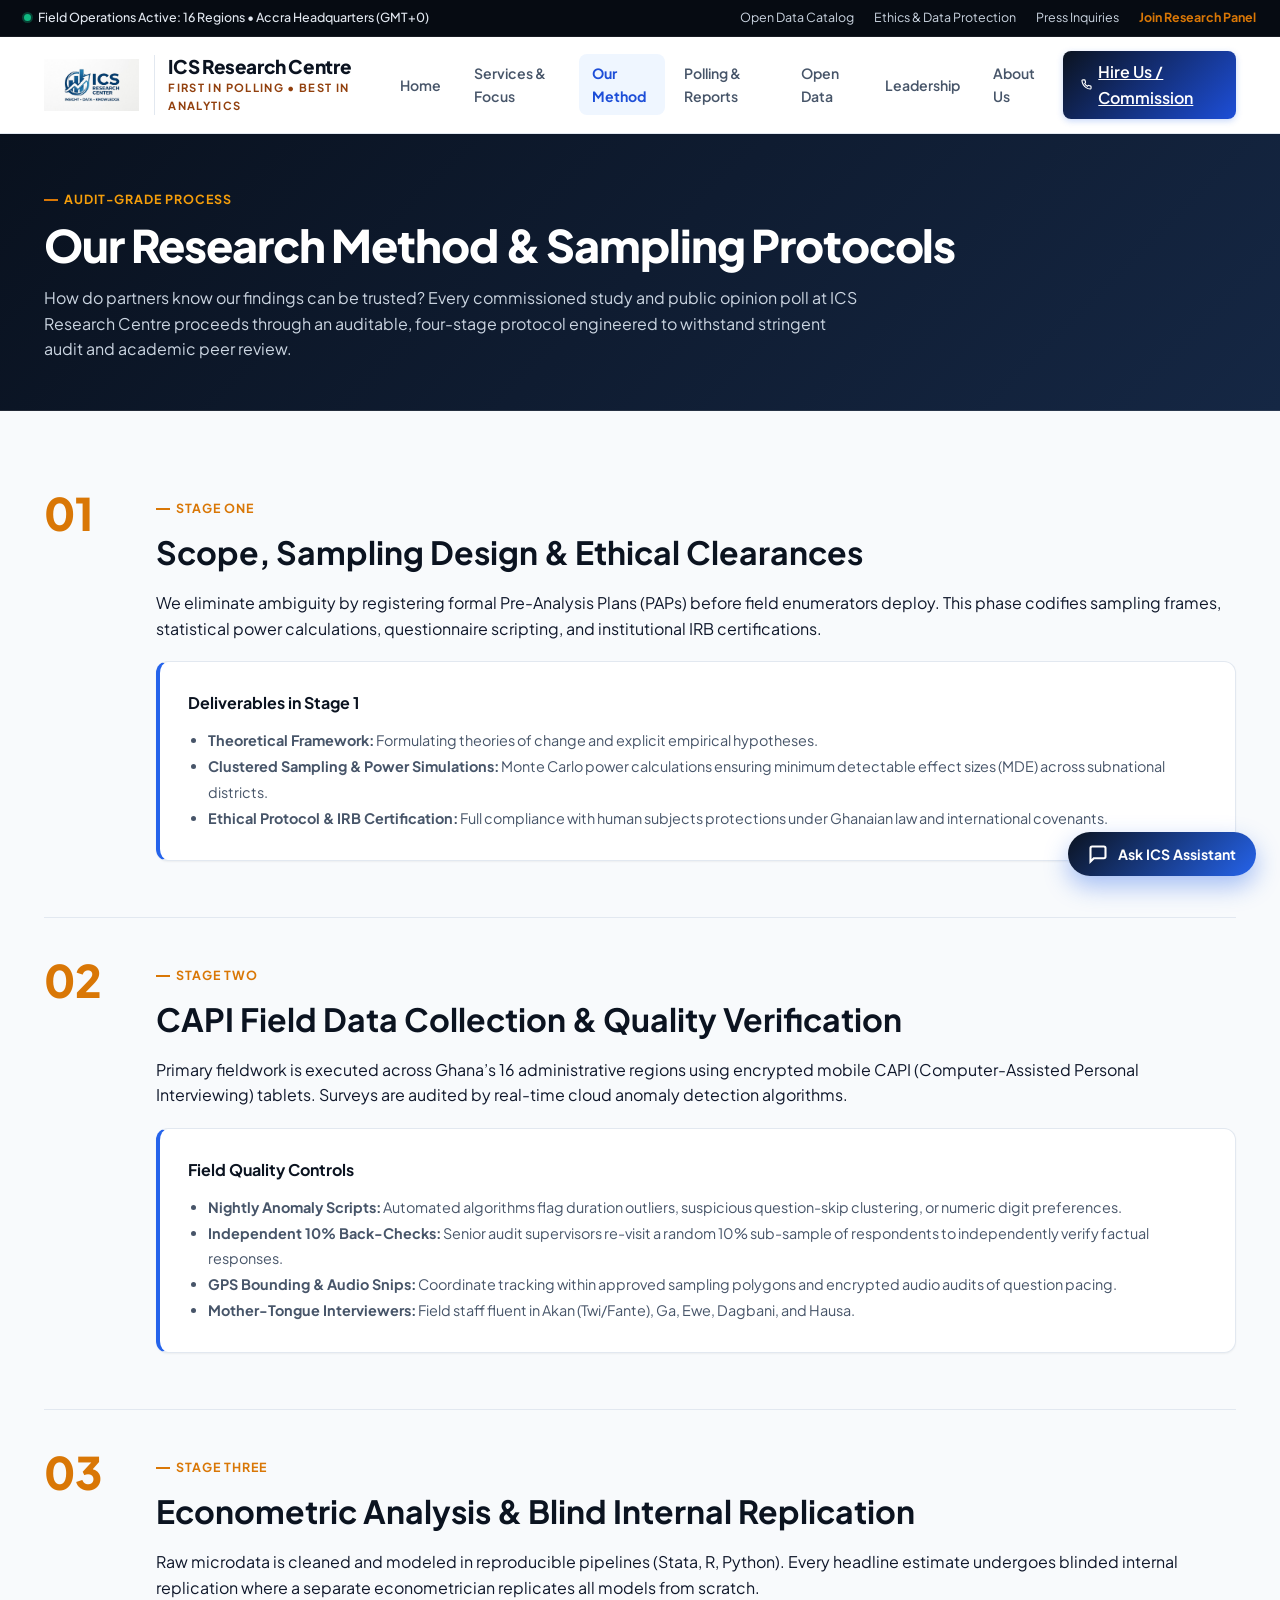
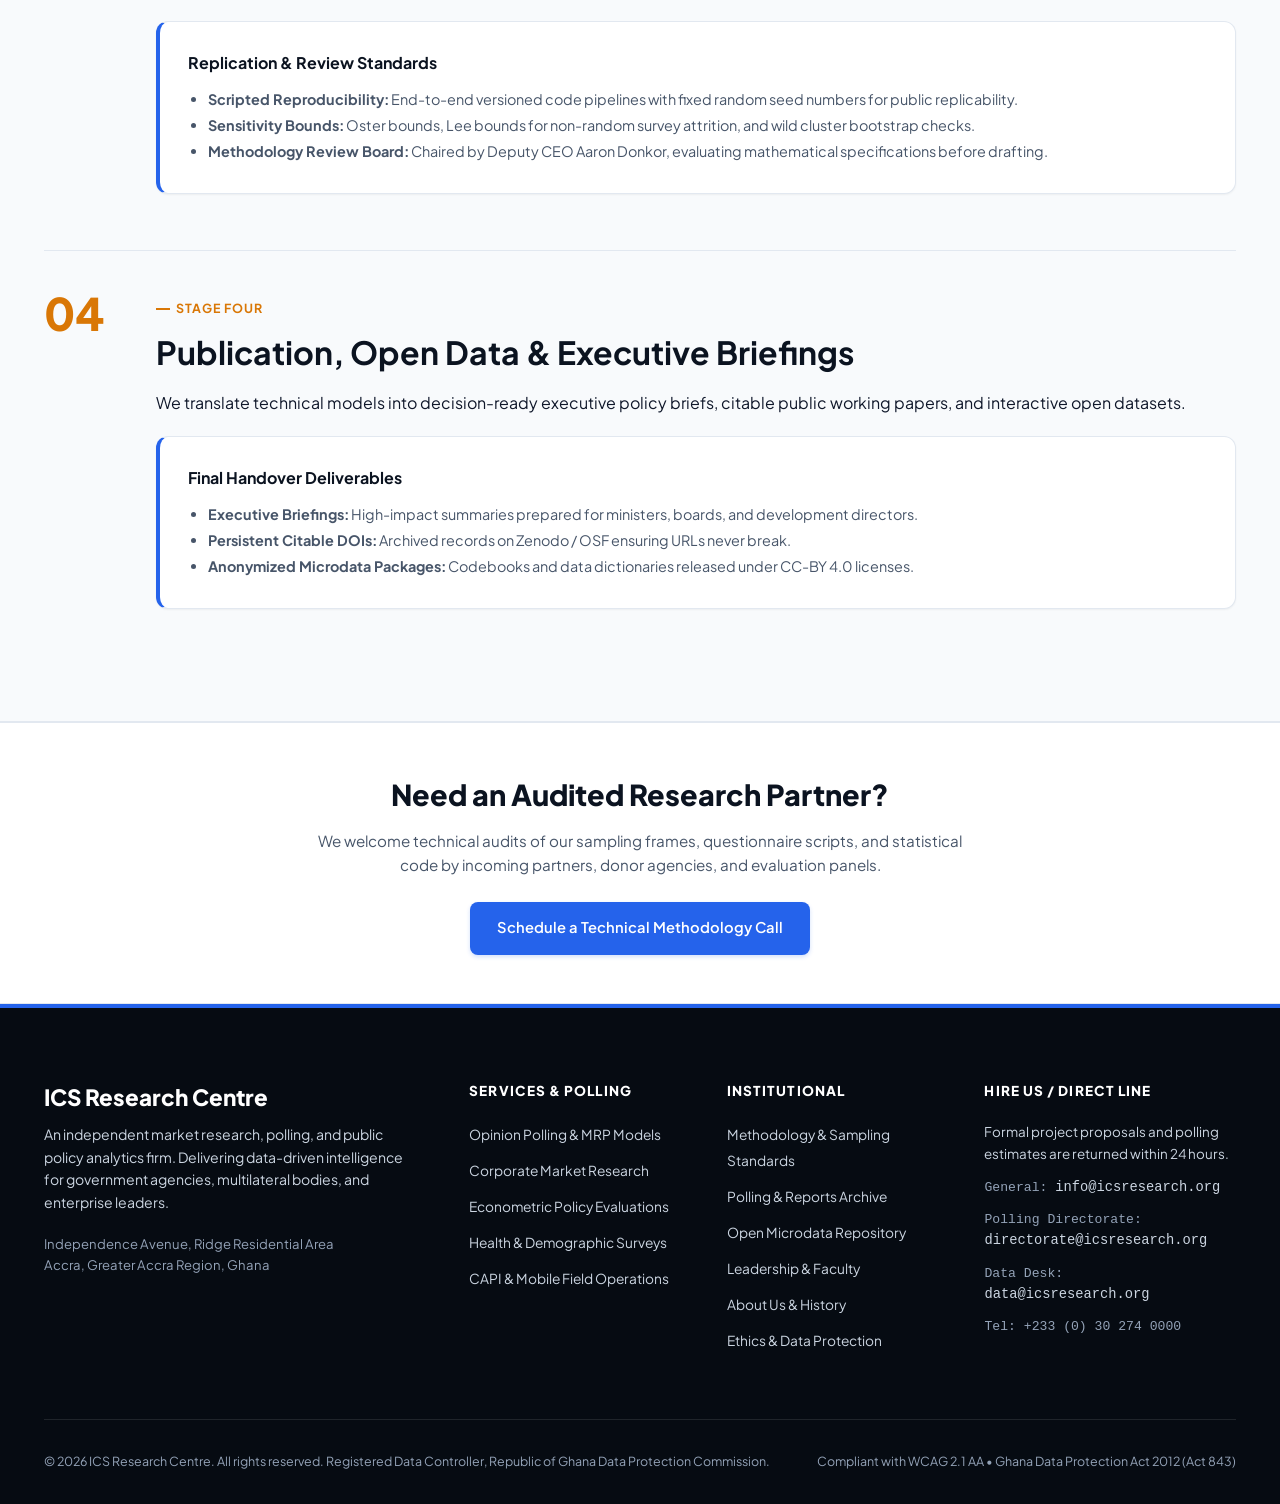
<file: method.html>
<!DOCTYPE html>
<html lang="en">

<head>
  <meta charset="UTF-8">
  <meta name="viewport" content="width=device-width, initial-scale=1.0">
  <title>Our Research Method & Quality Standards — ICS Research Centre</title>
  <meta name="description" content="The four-stage research methodology of ICS Research Centre: Scope & Design, Field Data Collection, Econometric Review, and Citable Publication.">
  <link rel="stylesheet" href="assets/style.css">
  <link rel="preconnect" href="https://fonts.googleapis.com">
  <link rel="preconnect" href="https://fonts.gstatic.com" crossorigin>
  <link href="https://fonts.googleapis.com/css2?family=Plus+Jakarta+Sans:wght@400;500;600;700;800&family=Newsreader:ital,opsz,wght@0,6..72,400;0,6..72,600;0,6..72,700;1,6..72,400&display=swap" rel="stylesheet">
</head>

<body>

  <!-- Top Utility Bar -->
  <div class="top-notice-bar" role="region" aria-label="Operational Status">
    <div class="top-notice-inner">
      <div class="live-indicator">
        <span class="pulse-dot"></span>
        <span>Field Operations Active: 16 Regions &bull; Accra Headquarters (GMT+0)</span>
      </div>
      <ul class="top-notice-links">
        <li><a href="data.html">Open Data Catalog</a></li>
        <li><a href="about.html#ethics">Ethics & Data Protection</a></li>
        <li><a href="contact.html">Press Inquiries</a></li>
        <li><a href="#" data-open-panel style="color:var(--color-gold); font-weight:700;">Join Research Panel</a></li>
      </ul>
    </div>
  </div>

  <!-- Primary Header -->
  <header class="site-header" role="banner">
    <div class="header-inner">
      <a href="index.html" class="brand-lockup" aria-label="ICS Research Centre Homepage">
        <img src="assets/logo.jpg" alt="ICS Research Centre Logo" class="brand-logo-img">
        <div class="brand-text-block">
          <span class="brand-title">ICS Research Centre</span>
          <span class="brand-subtitle">First in Polling &bull; Best in Analytics</span>
        </div>
      </a>

      <nav class="main-nav" role="navigation" aria-label="Primary Navigation">
        <button class="mobile-nav-toggle" aria-expanded="false" aria-label="Toggle Navigation Menu">
          <svg width="24" height="24" viewBox="0 0 24 24" fill="none" stroke="currentColor" stroke-width="2">
            <line x1="3" y1="12" x2="21" y2="12"></line>
            <line x1="3" y1="6" x2="21" y2="6"></line>
            <line x1="3" y1="18" x2="21" y2="18"></line>
          </svg>
        </button>

        <ul class="nav-list">
          <li><a href="index.html" class="nav-link">Home</a></li>
          <li><a href="research.html" class="nav-link">Services & Focus</a></li>
          <li><a href="method.html" class="nav-link active" aria-current="page">Our Method</a></li>
          <li><a href="publications.html" class="nav-link">Polling & Reports</a></li>
          <li><a href="data.html" class="nav-link">Open Data</a></li>
          <li><a href="leadership.html" class="nav-link">Leadership</a></li>
          <li><a href="about.html" class="nav-link">About Us</a></li>
          <li><a href="contact.html" class="nav-cta">
            <svg width="15" height="15" viewBox="0 0 24 24" fill="none" stroke="currentColor" stroke-width="2.5"><path d="M22 16.92v3a2 2 0 0 1-2.18 2 19.79 19.79 0 0 1-8.63-3.07 19.5 19.5 0 0 1-6-6 19.79 19.79 0 0 1-3.07-8.67A2 2 0 0 1 4.11 2h3a2 2 0 0 1 2 1.72 12.84 12.84 0 0 0 .7 2.81 2 2 0 0 1-.45 2.11L8.09 9.91a16 16 0 0 0 6 6l1.27-1.27a2 2 0 0 1 2.11-.45 12.84 12.84 0 0 0 2.81.7A2 2 0 0 1 22 16.92z"></path></svg>
            Hire Us / Commission
          </a></li>
        </ul>
      </nav>
    </div>
  </header>

  <main id="main-content">

    <!-- Page Header Banner -->
    <section class="section section-tight" style="background: linear-gradient(135deg, #09111E 0%, #152744 100%); color: #FFFFFF; border-bottom: 1px solid rgba(255, 255, 255, 0.1);">
      <div class="container">
        <span class="section-kicker" style="color: #F59E0B;">Audit-Grade Process</span>
        <h1 class="section-title" style="font-size: 2.8rem; color: #FFFFFF;">Our Research Method & Sampling Protocols</h1>
        <p class="lead-text" style="max-width: 820px; color: #CBD5E1;">
          How do partners know our findings can be trusted? Every commissioned study and public opinion poll at ICS Research Centre proceeds through an auditable, four-stage protocol engineered to withstand stringent audit and academic peer review.
        </p>
      </div>
    </section>

    <!-- Detailed 4-Stage Breakdown (Section 4.3) -->
    <section class="section">
      <div class="container">

        <!-- Stage 1 -->
        <div style="display: grid; grid-template-columns: 80px 1fr; gap: 2rem; margin-bottom: 3.5rem;">
          <div style="font-size: 2.8rem; font-weight: 800; color: var(--color-gold); line-height: 1;">01</div>
          <div>
            <span class="section-kicker">Stage One</span>
            <h2 style="font-size: 2rem; margin-bottom: 0.75rem; color: var(--color-navy);">Scope, Sampling Design & Ethical Clearances</h2>
            <p class="lead-text" style="margin-bottom: 1.25rem;">
              We eliminate ambiguity by registering formal Pre-Analysis Plans (PAPs) before field enumerators deploy. This phase codifies sampling frames, statistical power calculations, questionnaire scripting, and institutional IRB certifications.
            </p>
            <div style="background: var(--color-surface); border: 1px solid var(--color-border); border-radius: var(--radius-lg); border-left: 4px solid var(--color-primary); padding: 1.75rem; box-shadow: var(--shadow-sm);">
              <h4 style="font-size: 1rem; margin-bottom: 0.75rem; color: var(--color-navy);">Deliverables in Stage 1</h4>
              <ul style="padding-left: 1.25rem; font-size: 0.9rem; color: var(--color-ink-muted); line-height: 1.8;">
                <li><strong>Theoretical Framework:</strong> Formulating theories of change and explicit empirical hypotheses.</li>
                <li><strong>Clustered Sampling & Power Simulations:</strong> Monte Carlo power calculations ensuring minimum detectable effect sizes (MDE) across subnational districts.</li>
                <li><strong>Ethical Protocol & IRB Certification:</strong> Full compliance with human subjects protections under Ghanaian law and international covenants.</li>
              </ul>
            </div>
          </div>
        </div>

        <hr class="hairline">

        <!-- Stage 2 -->
        <div style="display: grid; grid-template-columns: 80px 1fr; gap: 2rem; margin-bottom: 3.5rem;">
          <div style="font-size: 2.8rem; font-weight: 800; color: var(--color-gold); line-height: 1;">02</div>
          <div>
            <span class="section-kicker">Stage Two</span>
            <h2 style="font-size: 2rem; margin-bottom: 0.75rem; color: var(--color-navy);">CAPI Field Data Collection & Quality Verification</h2>
            <p class="lead-text" style="margin-bottom: 1.25rem;">
              Primary fieldwork is executed across Ghana’s 16 administrative regions using encrypted mobile CAPI (Computer-Assisted Personal Interviewing) tablets. Surveys are audited by real-time cloud anomaly detection algorithms.
            </p>
            <div style="background: var(--color-surface); border: 1px solid var(--color-border); border-radius: var(--radius-lg); border-left: 4px solid var(--color-primary); padding: 1.75rem; box-shadow: var(--shadow-sm);">
              <h4 style="font-size: 1rem; margin-bottom: 0.75rem; color: var(--color-navy);">Field Quality Controls</h4>
              <ul style="padding-left: 1.25rem; font-size: 0.9rem; color: var(--color-ink-muted); line-height: 1.8;">
                <li><strong>Nightly Anomaly Scripts:</strong> Automated algorithms flag duration outliers, suspicious question-skip clustering, or numeric digit preferences.</li>
                <li><strong>Independent 10% Back-Checks:</strong> Senior audit supervisors re-visit a random 10% sub-sample of respondents to independently verify factual responses.</li>
                <li><strong>GPS Bounding & Audio Snips:</strong> Coordinate tracking within approved sampling polygons and encrypted audio audits of question pacing.</li>
                <li><strong>Mother-Tongue Interviewers:</strong> Field staff fluent in Akan (Twi/Fante), Ga, Ewe, Dagbani, and Hausa.</li>
              </ul>
            </div>
          </div>
        </div>

        <hr class="hairline">

        <!-- Stage 3 -->
        <div style="display: grid; grid-template-columns: 80px 1fr; gap: 2rem; margin-bottom: 3.5rem;">
          <div style="font-size: 2.8rem; font-weight: 800; color: var(--color-gold); line-height: 1;">03</div>
          <div>
            <span class="section-kicker">Stage Three</span>
            <h2 style="font-size: 2rem; margin-bottom: 0.75rem; color: var(--color-navy);">Econometric Analysis & Blind Internal Replication</h2>
            <p class="lead-text" style="margin-bottom: 1.25rem;">
              Raw microdata is cleaned and modeled in reproducible pipelines (Stata, R, Python). Every headline estimate undergoes blinded internal replication where a separate econometrician replicates all models from scratch.
            </p>
            <div style="background: var(--color-surface); border: 1px solid var(--color-border); border-radius: var(--radius-lg); border-left: 4px solid var(--color-primary); padding: 1.75rem; box-shadow: var(--shadow-sm);">
              <h4 style="font-size: 1rem; margin-bottom: 0.75rem; color: var(--color-navy);">Replication & Review Standards</h4>
              <ul style="padding-left: 1.25rem; font-size: 0.9rem; color: var(--color-ink-muted); line-height: 1.8;">
                <li><strong>Scripted Reproducibility:</strong> End-to-end versioned code pipelines with fixed random seed numbers for public replicability.</li>
                <li><strong>Sensitivity Bounds:</strong> Oster bounds, Lee bounds for non-random survey attrition, and wild cluster bootstrap checks.</li>
                <li><strong>Methodology Review Board:</strong> Chaired by Deputy CEO Aaron Donkor, evaluating mathematical specifications before drafting.</li>
              </ul>
            </div>
          </div>
        </div>

        <hr class="hairline">

        <!-- Stage 4 -->
        <div style="display: grid; grid-template-columns: 80px 1fr; gap: 2rem; margin-bottom: 2rem;">
          <div style="font-size: 2.8rem; font-weight: 800; color: var(--color-gold); line-height: 1;">04</div>
          <div>
            <span class="section-kicker">Stage Four</span>
            <h2 style="font-size: 2rem; margin-bottom: 0.75rem; color: var(--color-navy);">Publication, Open Data & Executive Briefings</h2>
            <p class="lead-text" style="margin-bottom: 1.25rem;">
              We translate technical models into decision-ready executive policy briefs, citable public working papers, and interactive open datasets.
            </p>
            <div style="background: var(--color-surface); border: 1px solid var(--color-border); border-radius: var(--radius-lg); border-left: 4px solid var(--color-primary); padding: 1.75rem; box-shadow: var(--shadow-sm);">
              <h4 style="font-size: 1rem; margin-bottom: 0.75rem; color: var(--color-navy);">Final Handover Deliverables</h4>
              <ul style="padding-left: 1.25rem; font-size: 0.9rem; color: var(--color-ink-muted); line-height: 1.8;">
                <li><strong>Executive Briefings:</strong> High-impact summaries prepared for ministers, boards, and development directors.</li>
                <li><strong>Persistent Citable DOIs:</strong> Archived records on Zenodo / OSF ensuring URLs never break.</li>
                <li><strong>Anonymized Microdata Packages:</strong> Codebooks and data dictionaries released under CC-BY 4.0 licenses.</li>
              </ul>
            </div>
          </div>
        </div>

      </div>
    </section>

    <!-- Institutional Quality Statement -->
    <section class="section section-tight" style="background-color: var(--color-surface); border-top: 1px solid var(--color-border);">
      <div class="container" style="text-align: center;">
        <h3 style="font-size: 1.8rem; font-weight: 800; color: var(--color-navy); margin-bottom: 0.75rem;">Need an Audited Research Partner?</h3>
        <p style="color: var(--color-ink-muted); font-size: 0.95rem; margin-bottom: 1.5rem; max-width: 680px; margin-left: auto; margin-right: auto;">
          We welcome technical audits of our sampling frames, questionnaire scripts, and statistical code by incoming partners, donor agencies, and evaluation panels.
        </p>
        <a href="contact.html" class="btn btn-primary" style="padding: 0.85rem 1.6rem;">Schedule a Technical Methodology Call</a>
      </div>
    </section>

  </main>

  <!-- FLOATING DIGITAL ASSISTANT -->
  <button id="assistantTrigger" class="floating-assistant-trigger" aria-label="Open ICS Digital Assistant">
    <svg width="20" height="20" viewBox="0 0 24 24" fill="none" stroke="currentColor" stroke-width="2.5"><path d="M21 15a2 2 0 0 1-2 2H7l-4 4V5a2 2 0 0 1 2-2h14a2 2 0 0 1 2 2z"></path></svg>
    <span>Ask ICS Assistant</span>
  </button>

  <div id="assistantDrawer" class="assistant-drawer" role="region" aria-label="ICS Assistant Chat">
    <div class="assistant-header">
      <div style="display: flex; align-items: center; gap: 0.5rem;">
        <div style="width: 8px; height: 8px; background: #10B981; border-radius: 50%;"></div>
        <strong>ICS Research Assistant</strong>
      </div>
      <button id="assistantClose" style="background: none; border: none; color: #94A3B8; font-size: 1.3rem; cursor: pointer;">&times;</button>
    </div>
    <div id="assistantMessages" class="assistant-body">
      <div class="assistant-msg msg-bot">
        Hello! You are reading our 4-Stage Methodology. Do you have questions on our sampling or field controls?
      </div>
      <div class="assistant-chips">
        <button class="assistant-chip" data-prompt="methodology">What sampling standards do you follow?</button>
        <button class="assistant-chip" data-prompt="commission-poll">How do I commission an opinion poll?</button>
        <button class="assistant-chip" data-prompt="leadership">Who directs the Centre?</button>
      </div>
    </div>
  </div>

  <!-- "JOIN THE PANEL" REGISTRATION MODAL -->
  <div class="modal-overlay" id="joinPanelModal" role="dialog" aria-modal="true" aria-labelledby="modalPanelTitle">
    <div class="modal-content">
      <button class="modal-close" id="closePanelBtn" aria-label="Close dialog">&times;</button>
      <h3 id="modalPanelTitle" style="font-size: 1.4rem; font-weight: 800; color: var(--color-navy); margin-bottom: 0.4rem;">Join the ICS Research Panel</h3>
      <p style="font-size: 0.85rem; color: var(--color-ink-muted); margin-bottom: 1.25rem;">
        Become a member of Ghana’s nationwide public opinion panel. Earn airtime credits for each verified survey completed.
      </p>

      <form id="joinPanelForm">
        <div class="form-group">
          <label class="form-label">Full Name *</label>
          <input type="text" class="form-control" placeholder="e.g. Ama Mensah" required>
        </div>
        <div class="form-group">
          <label class="form-label">Mobile Number *</label>
          <input type="tel" class="form-control" placeholder="e.g. 024 XXX XXXX" required>
        </div>
        <div class="form-group">
          <label class="form-label">Region of Residence *</label>
          <select class="form-control" required>
            <option value="" disabled selected>Select Region in Ghana...</option>
            <option>Greater Accra</option>
            <option>Ashanti</option>
            <option>Western</option>
            <option>Central</option>
            <option>Eastern</option>
            <option>Volta</option>
            <option>Northern</option>
            <option>Upper East</option>
            <option>Upper West</option>
            <option>Bono</option>
            <option>Bono East</option>
            <option>Ahafo</option>
            <option>Oti</option>
            <option>Savannah</option>
            <option>North East</option>
            <option>Western North</option>
          </select>
        </div>
        <button type="submit" class="btn btn-primary" style="width: 100%; padding: 0.85rem;">Submit Panel Registration</button>
      </form>

      <div id="panelSuccessMsg" style="display: none; text-align: center; padding: 1.5rem 0;">
        <div style="width: 48px; height: 48px; background: #ECFDF5; color: #10B981; border-radius: 50%; display: flex; align-items: center; justify-content: center; margin: 0 auto 1rem auto; font-size: 1.5rem;">&check;</div>
        <h4 style="font-size: 1.2rem; color: var(--color-navy); margin-bottom: 0.5rem;">Registration Confirmed!</h4>
        <p style="font-size: 0.85rem; color: var(--color-ink-muted); margin-bottom: 1rem;">
          Your official panel ID is: <strong id="panelCodeDisplay" style="font-family: var(--font-mono); color: var(--color-primary);"></strong>. You will receive an SMS verification code shortly.
        </p>
      </div>
    </div>
  </div>

  <!-- Footer -->
  <footer class="site-footer" role="contentinfo">
    <div class="container">
      <div class="footer-grid">
        <div class="footer-brand">
          <h3>ICS Research Centre</h3>
          <p>
            An independent market research, polling, and public policy analytics firm. Delivering data-driven intelligence for government agencies, multilateral bodies, and enterprise leaders.
          </p>
          <div style="margin-top: 1.25rem; font-size: 0.82rem; color: #94A3B8;">
            Independence Avenue, Ridge Residential Area<br>
            Accra, Greater Accra Region, Ghana
          </div>
        </div>
        <div class="footer-col">
          <h4>Services & Polling</h4>
          <ul class="footer-links">
            <li><a href="research.html#public-policy">Opinion Polling & MRP Models</a></li>
            <li><a href="research.html#economic-data">Corporate Market Research</a></li>
            <li><a href="research.html#statistical-modelling">Econometric Policy Evaluations</a></li>
            <li><a href="research.html#health-metrics">Health & Demographic Surveys</a></li>
            <li><a href="research.html#data-infrastructure">CAPI & Mobile Field Operations</a></li>
          </ul>
        </div>
        <div class="footer-col">
          <h4>Institutional</h4>
          <ul class="footer-links">
            <li><a href="method.html">Methodology & Sampling Standards</a></li>
            <li><a href="publications.html">Polling & Reports Archive</a></li>
            <li><a href="data.html">Open Microdata Repository</a></li>
            <li><a href="leadership.html">Leadership & Faculty</a></li>
            <li><a href="about.html">About Us & History</a></li>
            <li><a href="about.html#ethics">Ethics & Data Protection</a></li>
          </ul>
        </div>
        <div class="footer-col">
          <h4>Hire Us / Direct Line</h4>
          <p style="font-size: 0.84rem; margin-bottom: 0.8rem; color: #CBD5E1;">
            Formal project proposals and polling estimates are returned within 24 hours.
          </p>
          <ul class="footer-links" style="font-family: var(--font-mono); font-size: 0.82rem;">
            <li>General: <a href="mailto:info@icsresearch.org">info@icsresearch.org</a></li>
            <li>Polling Directorate: <a href="mailto:directorate@icsresearch.org">directorate@icsresearch.org</a></li>
            <li>Data Desk: <a href="mailto:data@icsresearch.org">data@icsresearch.org</a></li>
            <li>Tel: +233 (0) 30 274 0000</li>
          </ul>
        </div>
      </div>
      <div class="footer-bottom">
        <div class="footer-meta-text">
          &copy; 2026 ICS Research Centre. All rights reserved. Registered Data Controller, Republic of Ghana Data Protection Commission.
        </div>
        <div class="footer-meta-text">
          <span>Compliant with WCAG 2.1 AA</span> &bull; 
          <span>Ghana Data Protection Act 2012 (Act 843)</span>
        </div>
      </div>
    </div>
  </footer>

  <script src="assets/app.js"></script>
</body>

</html>
</file>
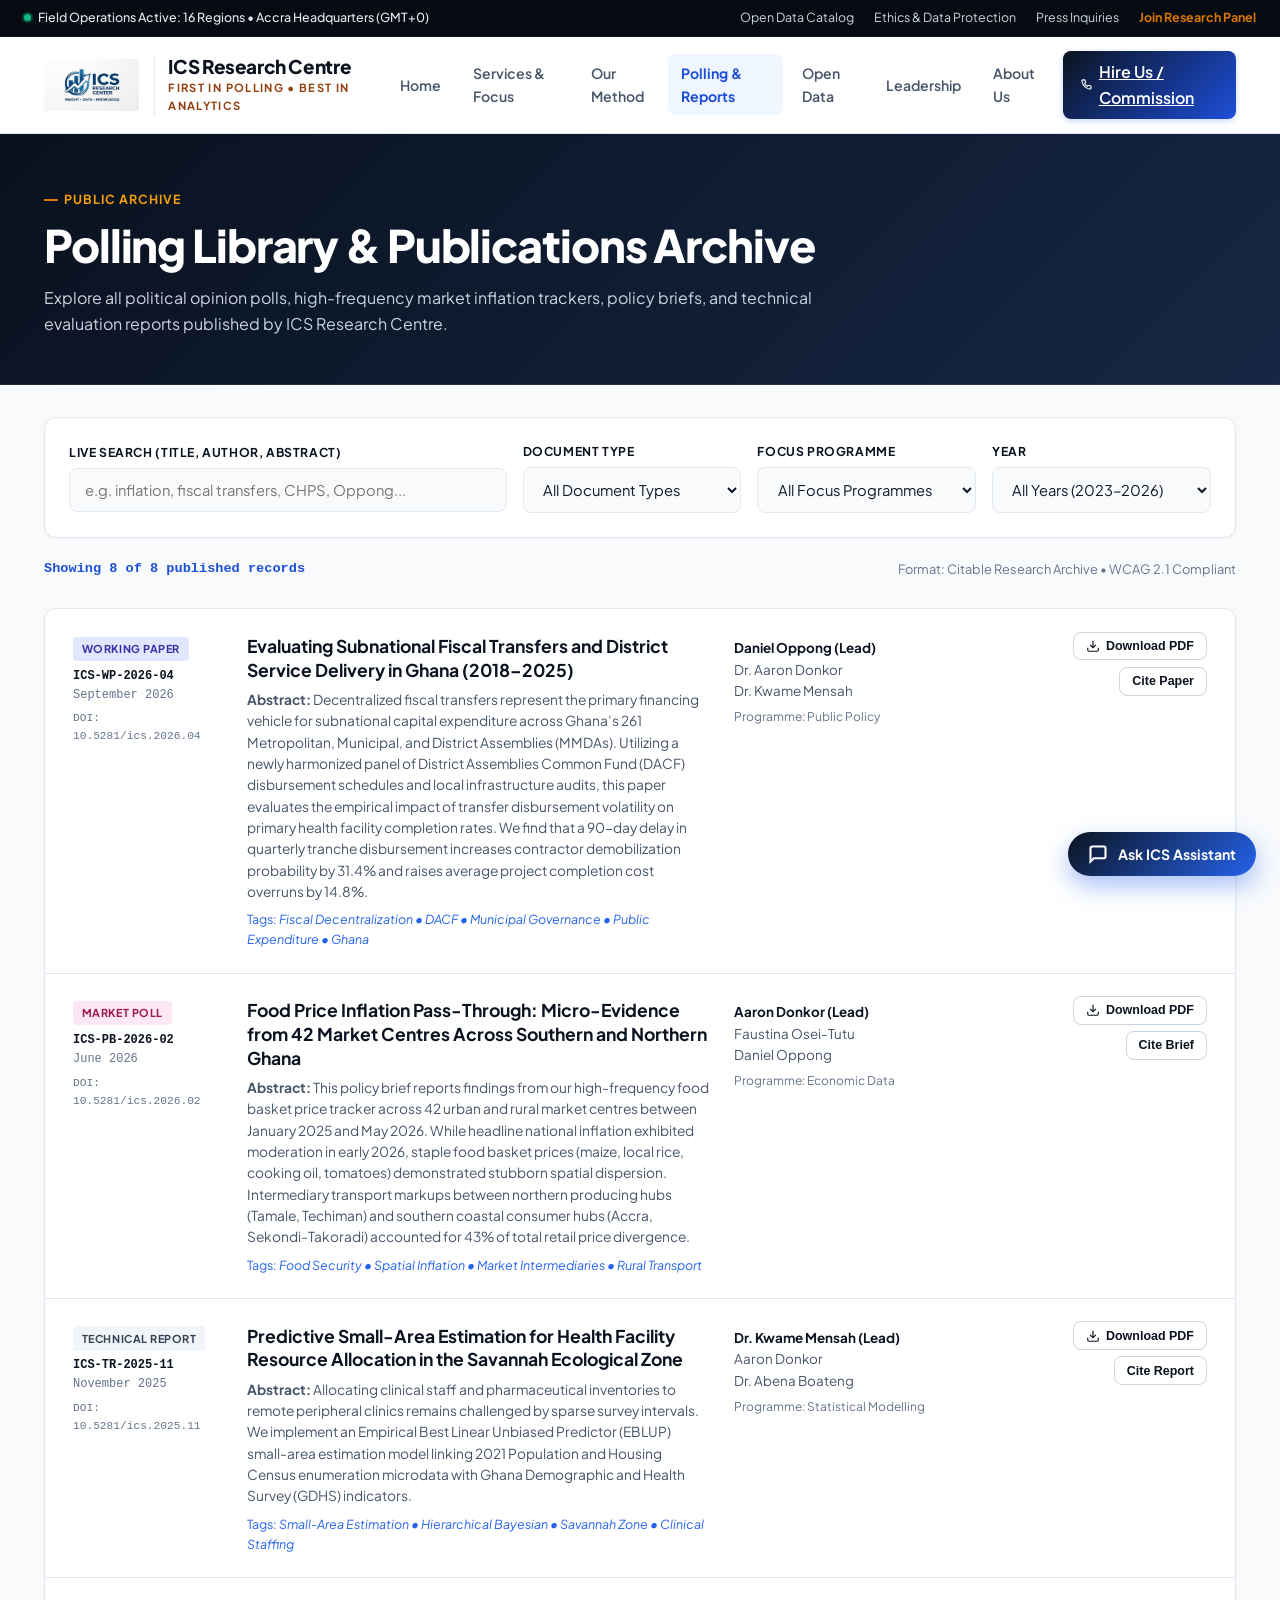
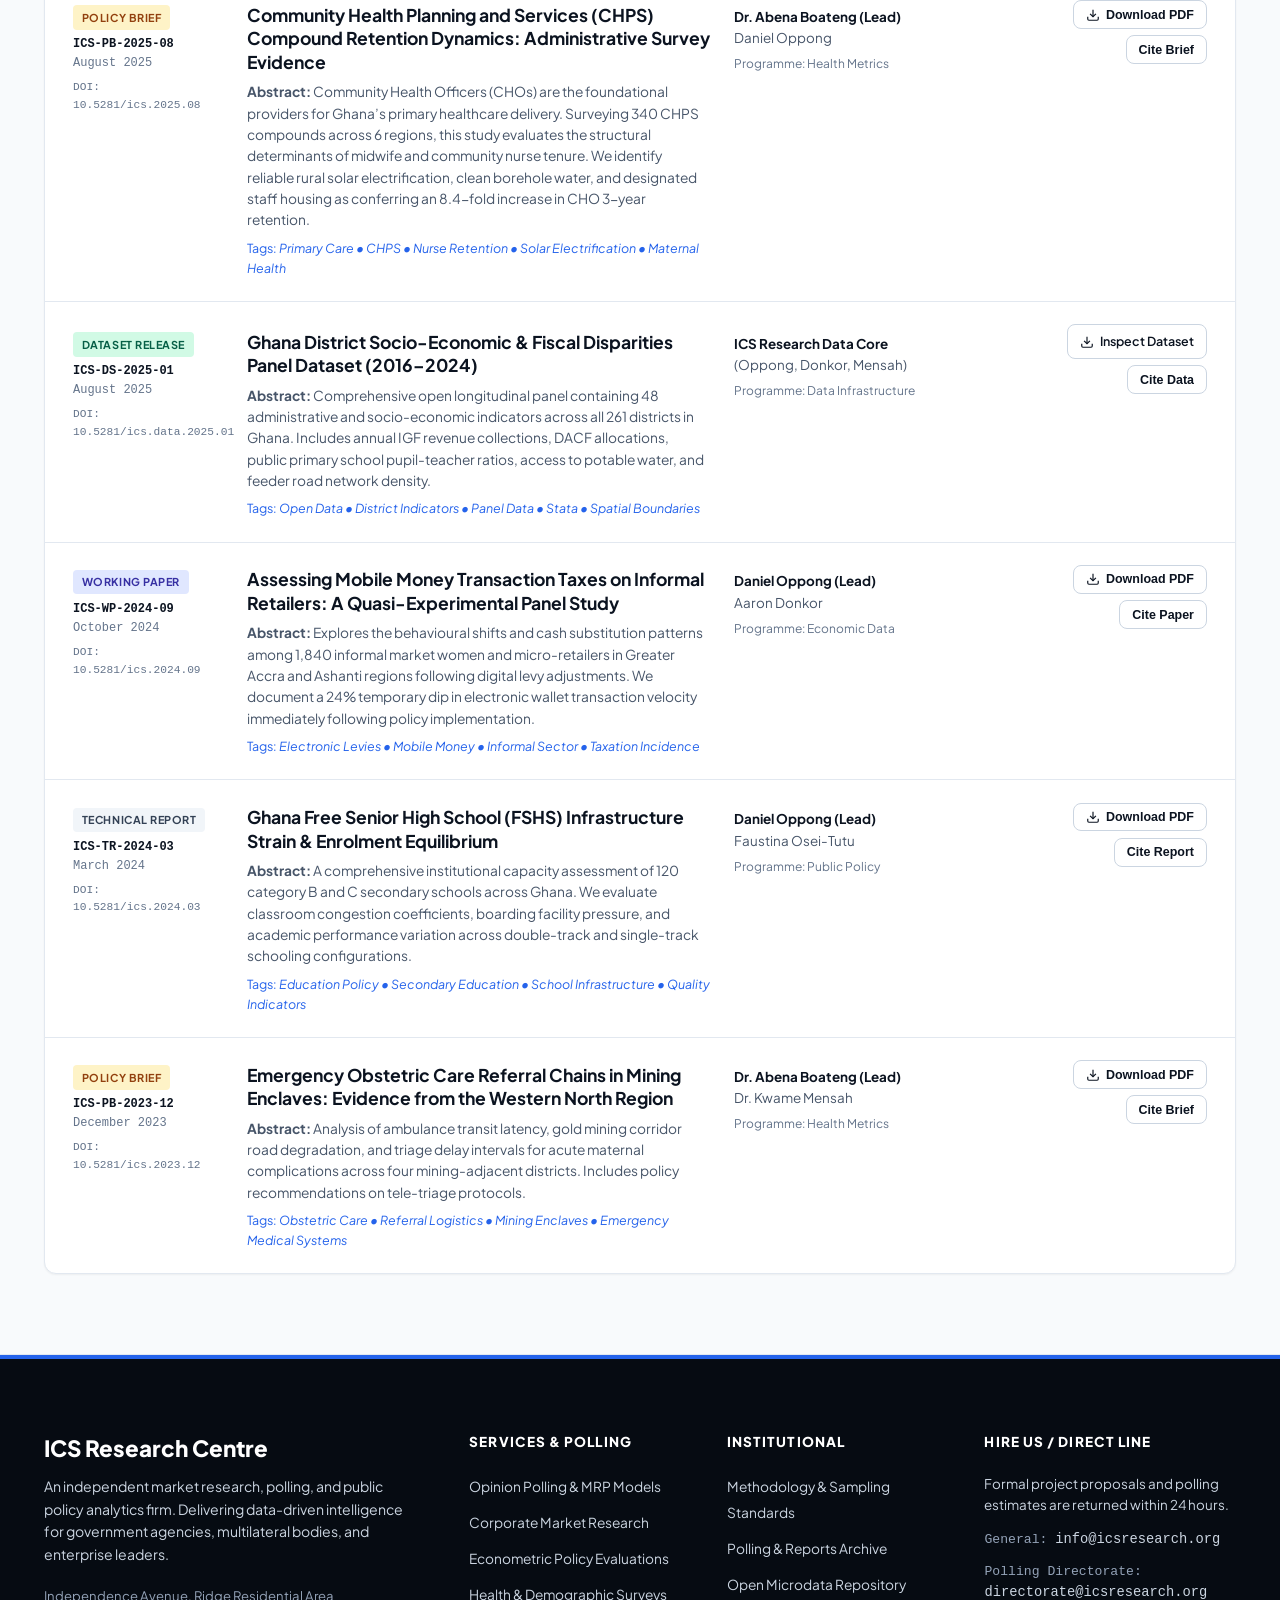
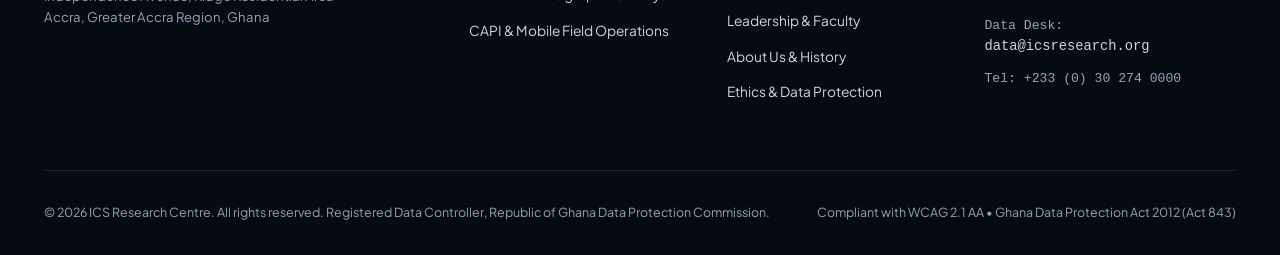
<file: publications.html>
<!DOCTYPE html>
<html lang="en">
<head>
  <meta charset="UTF-8">
  <meta name="viewport" content="width=device-width, initial-scale=1.0">
  <title>Polling Library & Research Archive — ICS Research Centre</title>
  <meta name="description" content="Searchable archive of political opinion polls, policy briefs, market surveys, and dataset releases from ICS Research Centre in Accra, Ghana.">
  <link rel="stylesheet" href="assets/style.css">
  <link rel="preconnect" href="https://fonts.googleapis.com">
  <link rel="preconnect" href="https://fonts.gstatic.com" crossorigin>
  <link href="https://fonts.googleapis.com/css2?family=Plus+Jakarta+Sans:wght@400;500;600;700;800&family=Newsreader:ital,opsz,wght@0,6..72,400;0,6..72,600;0,6..72,700;1,6..72,400&display=swap" rel="stylesheet">
</head>
<body>

  <!-- Top Utility Bar -->
  <div class="top-notice-bar" role="region" aria-label="Operational Status">
    <div class="top-notice-inner">
      <div class="live-indicator">
        <span class="pulse-dot"></span>
        <span>Field Operations Active: 16 Regions &bull; Accra Headquarters (GMT+0)</span>
      </div>
      <ul class="top-notice-links">
        <li><a href="data.html">Open Data Catalog</a></li>
        <li><a href="about.html#ethics">Ethics & Data Protection</a></li>
        <li><a href="contact.html">Press Inquiries</a></li>
        <li><a href="#" data-open-panel style="color:var(--color-gold); font-weight:700;">Join Research Panel</a></li>
      </ul>
    </div>
  </div>

  <!-- Primary Header -->
  <header class="site-header" role="banner">
    <div class="header-inner">
      <a href="index.html" class="brand-lockup" aria-label="ICS Research Centre Homepage">
        <img src="assets/logo.jpg" alt="ICS Research Centre Logo" class="brand-logo-img">
        <div class="brand-text-block">
          <span class="brand-title">ICS Research Centre</span>
          <span class="brand-subtitle">First in Polling &bull; Best in Analytics</span>
        </div>
      </a>

      <nav class="main-nav" role="navigation" aria-label="Primary Navigation">
        <button class="mobile-nav-toggle" aria-expanded="false" aria-label="Toggle Navigation Menu">
          <svg width="24" height="24" viewBox="0 0 24 24" fill="none" stroke="currentColor" stroke-width="2">
            <line x1="3" y1="12" x2="21" y2="12"></line>
            <line x1="3" y1="6" x2="21" y2="6"></line>
            <line x1="3" y1="18" x2="21" y2="18"></line>
          </svg>
        </button>

        <ul class="nav-list">
          <li><a href="index.html" class="nav-link">Home</a></li>
          <li><a href="research.html" class="nav-link">Services & Focus</a></li>
          <li><a href="method.html" class="nav-link">Our Method</a></li>
          <li><a href="publications.html" class="nav-link active" aria-current="page">Polling & Reports</a></li>
          <li><a href="data.html" class="nav-link">Open Data</a></li>
          <li><a href="leadership.html" class="nav-link">Leadership</a></li>
          <li><a href="about.html" class="nav-link">About Us</a></li>
          <li><a href="contact.html" class="nav-cta">
            <svg width="15" height="15" viewBox="0 0 24 24" fill="none" stroke="currentColor" stroke-width="2.5"><path d="M22 16.92v3a2 2 0 0 1-2.18 2 19.79 19.79 0 0 1-8.63-3.07 19.5 19.5 0 0 1-6-6 19.79 19.79 0 0 1-3.07-8.67A2 2 0 0 1 4.11 2h3a2 2 0 0 1 2 1.72 12.84 12.84 0 0 0 .7 2.81 2 2 0 0 1-.45 2.11L8.09 9.91a16 16 0 0 0 6 6l1.27-1.27a2 2 0 0 1 2.11-.45 12.84 12.84 0 0 0 2.81.7A2 2 0 0 1 22 16.92z"></path></svg>
            Hire Us / Commission
          </a></li>
        </ul>
      </nav>
    </div>
  </header>

  <main id="main-content">
    
    <!-- Page Header Banner -->
    <section class="section section-tight" style="background: linear-gradient(135deg, #09111E 0%, #152744 100%); color: #FFFFFF; border-bottom: 1px solid rgba(255, 255, 255, 0.1);">
      <div class="container">
        <span class="section-kicker" style="color: #F59E0B;">Public Archive</span>
        <h1 class="section-title" style="font-size: 2.8rem; color: #FFFFFF;">Polling Library & Publications Archive</h1>
        <p class="lead-text" style="max-width: 820px; color: #CBD5E1;">
          Explore all political opinion polls, high-frequency market inflation trackers, policy briefs, and technical evaluation reports published by ICS Research Centre.
        </p>
      </div>
    </section>

    <!-- Archive Filtering & Live Search Controls (Section 5.2) -->
    <section class="section" style="padding-top: 2rem;">
      <div class="container">
        
        <div style="background: var(--color-surface); border: 1px solid var(--color-border); border-radius: var(--radius-lg); padding: 1.5rem; box-shadow: var(--shadow-sm); display: grid; grid-template-columns: 2fr 1fr 1fr 1fr; gap: 1rem; align-items: center;" role="search">
          <div>
            <label for="pubSearch" style="display: block; font-size: 0.76rem; font-weight: 700; text-transform: uppercase; letter-spacing: 0.05em; color: var(--color-navy); margin-bottom: 0.35rem;">Live Search (Title, Author, Abstract)</label>
            <input type="text" id="pubSearch" class="form-control" placeholder="e.g. inflation, fiscal transfers, CHPS, Oppong...">
          </div>

          <div>
            <label for="pubTypeFilter" style="display: block; font-size: 0.76rem; font-weight: 700; text-transform: uppercase; letter-spacing: 0.05em; color: var(--color-navy); margin-bottom: 0.35rem;">Document Type</label>
            <select id="pubTypeFilter" class="form-control">
              <option value="all">All Document Types</option>
              <option value="working-paper">Working Papers</option>
              <option value="policy-brief">Policy Briefs & Polls</option>
              <option value="technical-report">Technical Reports</option>
              <option value="dataset-release">Dataset Releases</option>
            </select>
          </div>

          <div>
            <label for="pubFocusFilter" style="display: block; font-size: 0.76rem; font-weight: 700; text-transform: uppercase; letter-spacing: 0.05em; color: var(--color-navy); margin-bottom: 0.35rem;">Focus Programme</label>
            <select id="pubFocusFilter" class="form-control">
              <option value="all">All Focus Programmes</option>
              <option value="public-policy">Public Policy & Polling</option>
              <option value="economic-data">Economic & Social Data</option>
              <option value="statistical-modelling">Applied Statistical Modelling</option>
              <option value="health-metrics">Health & Development Metrics</option>
              <option value="data-infrastructure">Data Infrastructure</option>
            </select>
          </div>

          <div>
            <label for="pubYearFilter" style="display: block; font-size: 0.76rem; font-weight: 700; text-transform: uppercase; letter-spacing: 0.05em; color: var(--color-navy); margin-bottom: 0.35rem;">Year</label>
            <select id="pubYearFilter" class="form-control">
              <option value="all">All Years (2023–2026)</option>
              <option value="2026">2026</option>
              <option value="2025">2025</option>
              <option value="2024">2024</option>
              <option value="2023">2023</option>
            </select>
          </div>
        </div>

        <div style="display: flex; justify-content: space-between; align-items: center; margin-top: 1.25rem;">
          <span id="pubResultCount" style="font-size: 0.85rem; font-family: var(--font-mono); font-weight: 600; color: var(--color-primary-dark);">Showing 8 of 8 published records</span>
          <span style="font-size: 0.8rem; color: var(--color-ink-faint);">Format: Citable Research Archive &bull; WCAG 2.1 Compliant</span>
        </div>

        <!-- Research Table Index -->
        <div class="publications-table-wrap">
          
          <!-- Publication 1 -->
          <article class="pub-row" id="ICS-WP-2026-04" data-type="working-paper" data-focus="public-policy" data-year="2026">
            <div class="pub-meta-col">
              <span class="pub-badge badge-working">Working Paper</span>
              <div style="font-weight: 700; color: var(--color-navy);">ICS-WP-2026-04</div>
              <div>September 2026</div>
              <div style="font-size: 0.7rem; color: var(--color-ink-faint); margin-top: 0.35rem;">DOI: 10.5281/ics.2026.04</div>
            </div>
            <div class="pub-title-col">
              <h4><a href="#ICS-WP-2026-04">Evaluating Subnational Fiscal Transfers and District Service Delivery in Ghana (2018–2025)</a></h4>
              <p class="pub-excerpt">
                <strong>Abstract:</strong> Decentralized fiscal transfers represent the primary financing vehicle for subnational capital expenditure across Ghana’s 261 Metropolitan, Municipal, and District Assemblies (MMDAs). Utilizing a newly harmonized panel of District Assemblies Common Fund (DACF) disbursement schedules and local infrastructure audits, this paper evaluates the empirical impact of transfer disbursement volatility on primary health facility completion rates. We find that a 90-day delay in quarterly tranche disbursement increases contractor demobilization probability by 31.4% and raises average project completion cost overruns by 14.8%.
              </p>
              <div style="margin-top: 0.5rem; font-size: 0.78rem; color: var(--color-primary);">
                Tags: <em>Fiscal Decentralization &bull; DACF &bull; Municipal Governance &bull; Public Expenditure &bull; Ghana</em>
              </div>
            </div>
            <div class="pub-authors-col">
              <div style="font-weight: 700; color: var(--color-navy);">Daniel Oppong (Lead)</div>
              <div>Dr. Aaron Donkor</div>
              <div>Dr. Kwame Mensah</div>
              <div style="margin-top: 0.35rem; font-size: 0.75rem; color: var(--color-ink-faint);">Programme: Public Policy</div>
            </div>
            <div class="pub-actions-col">
              <button class="pub-btn" onclick="alert('Downloading official policy paper: ICS-WP-2026-04.pdf (2.4 MB)');">
                <svg width="14" height="14" viewBox="0 0 24 24" fill="none" stroke="currentColor" stroke-width="2"><path d="M21 15v4a2 2 0 0 1-2 2H5a2 2 0 0 1-2-2v-4"></path><polyline points="7 10 12 15 17 10"></polyline><line x1="12" y1="15" x2="12" y2="3"></line></svg>
                Download PDF
              </button>
              <button class="pub-btn" data-cite-id="ICS-WP-2026-04">
                Cite Paper
              </button>
            </div>
          </article>

          <!-- Publication 2 -->
          <article class="pub-row" id="ICS-PB-2026-02" data-type="policy-brief" data-focus="economic-data" data-year="2026">
            <div class="pub-meta-col">
              <span class="pub-badge badge-poll">Market Poll</span>
              <div style="font-weight: 700; color: var(--color-navy);">ICS-PB-2026-02</div>
              <div>June 2026</div>
              <div style="font-size: 0.7rem; color: var(--color-ink-faint); margin-top: 0.35rem;">DOI: 10.5281/ics.2026.02</div>
            </div>
            <div class="pub-title-col">
              <h4><a href="#ICS-PB-2026-02">Food Price Inflation Pass-Through: Micro-Evidence from 42 Market Centres Across Southern and Northern Ghana</a></h4>
              <p class="pub-excerpt">
                <strong>Abstract:</strong> This policy brief reports findings from our high-frequency food basket price tracker across 42 urban and rural market centres between January 2025 and May 2026. While headline national inflation exhibited moderation in early 2026, staple food basket prices (maize, local rice, cooking oil, tomatoes) demonstrated stubborn spatial dispersion. Intermediary transport markups between northern producing hubs (Tamale, Techiman) and southern coastal consumer hubs (Accra, Sekondi-Takoradi) accounted for 43% of total retail price divergence.
              </p>
              <div style="margin-top: 0.5rem; font-size: 0.78rem; color: var(--color-primary);">
                Tags: <em>Food Security &bull; Spatial Inflation &bull; Market Intermediaries &bull; Rural Transport</em>
              </div>
            </div>
            <div class="pub-authors-col">
              <div style="font-weight: 700; color: var(--color-navy);">Aaron Donkor (Lead)</div>
              <div>Faustina Osei-Tutu</div>
              <div>Daniel Oppong</div>
              <div style="margin-top: 0.35rem; font-size: 0.75rem; color: var(--color-ink-faint);">Programme: Economic Data</div>
            </div>
            <div class="pub-actions-col">
              <button class="pub-btn" onclick="alert('Downloading official policy brief: ICS-PB-2026-02.pdf (1.1 MB)');">
                <svg width="14" height="14" viewBox="0 0 24 24" fill="none" stroke="currentColor" stroke-width="2"><path d="M21 15v4a2 2 0 0 1-2 2H5a2 2 0 0 1-2-2v-4"></path><polyline points="7 10 12 15 17 10"></polyline><line x1="12" y1="15" x2="12" y2="3"></line></svg>
                Download PDF
              </button>
              <button class="pub-btn" data-cite-id="ICS-PB-2026-02">
                Cite Brief
              </button>
            </div>
          </article>

          <!-- Publication 3 -->
          <article class="pub-row" id="ICS-TR-2025-11" data-type="technical-report" data-focus="statistical-modelling" data-year="2025">
            <div class="pub-meta-col">
              <span class="pub-badge badge-technical">Technical Report</span>
              <div style="font-weight: 700; color: var(--color-navy);">ICS-TR-2025-11</div>
              <div>November 2025</div>
              <div style="font-size: 0.7rem; color: var(--color-ink-faint); margin-top: 0.35rem;">DOI: 10.5281/ics.2025.11</div>
            </div>
            <div class="pub-title-col">
              <h4><a href="#ICS-TR-2025-11">Predictive Small-Area Estimation for Health Facility Resource Allocation in the Savannah Ecological Zone</a></h4>
              <p class="pub-excerpt">
                <strong>Abstract:</strong> Allocating clinical staff and pharmaceutical inventories to remote peripheral clinics remains challenged by sparse survey intervals. We implement an Empirical Best Linear Unbiased Predictor (EBLUP) small-area estimation model linking 2021 Population and Housing Census enumeration microdata with Ghana Demographic and Health Survey (GDHS) indicators.
              </p>
              <div style="margin-top: 0.5rem; font-size: 0.78rem; color: var(--color-primary);">
                Tags: <em>Small-Area Estimation &bull; Hierarchical Bayesian &bull; Savannah Zone &bull; Clinical Staffing</em>
              </div>
            </div>
            <div class="pub-authors-col">
              <div style="font-weight: 700; color: var(--color-navy);">Dr. Kwame Mensah (Lead)</div>
              <div>Aaron Donkor</div>
              <div>Dr. Abena Boateng</div>
              <div style="margin-top: 0.35rem; font-size: 0.75rem; color: var(--color-ink-faint);">Programme: Statistical Modelling</div>
            </div>
            <div class="pub-actions-col">
              <button class="pub-btn" onclick="alert('Downloading technical report: ICS-TR-2025-11.pdf (3.8 MB)');">
                <svg width="14" height="14" viewBox="0 0 24 24" fill="none" stroke="currentColor" stroke-width="2"><path d="M21 15v4a2 2 0 0 1-2 2H5a2 2 0 0 1-2-2v-4"></path><polyline points="7 10 12 15 17 10"></polyline><line x1="12" y1="15" x2="12" y2="3"></line></svg>
                Download PDF
              </button>
              <button class="pub-btn" data-cite-id="ICS-TR-2025-11">
                Cite Report
              </button>
            </div>
          </article>

          <!-- Publication 4 -->
          <article class="pub-row" id="ICS-PB-2025-08" data-type="policy-brief" data-focus="health-metrics" data-year="2025">
            <div class="pub-meta-col">
              <span class="pub-badge badge-policy">Policy Brief</span>
              <div style="font-weight: 700; color: var(--color-navy);">ICS-PB-2025-08</div>
              <div>August 2025</div>
              <div style="font-size: 0.7rem; color: var(--color-ink-faint); margin-top: 0.35rem;">DOI: 10.5281/ics.2025.08</div>
            </div>
            <div class="pub-title-col">
              <h4><a href="#ICS-PB-2025-08">Community Health Planning and Services (CHPS) Compound Retention Dynamics: Administrative Survey Evidence</a></h4>
              <p class="pub-excerpt">
                <strong>Abstract:</strong> Community Health Officers (CHOs) are the foundational providers for Ghana’s primary healthcare delivery. Surveying 340 CHPS compounds across 6 regions, this study evaluates the structural determinants of midwife and community nurse tenure. We identify reliable rural solar electrification, clean borehole water, and designated staff housing as conferring an 8.4-fold increase in CHO 3-year retention.
              </p>
              <div style="margin-top: 0.5rem; font-size: 0.78rem; color: var(--color-primary);">
                Tags: <em>Primary Care &bull; CHPS &bull; Nurse Retention &bull; Solar Electrification &bull; Maternal Health</em>
              </div>
            </div>
            <div class="pub-authors-col">
              <div style="font-weight: 700; color: var(--color-navy);">Dr. Abena Boateng (Lead)</div>
              <div>Daniel Oppong</div>
              <div style="margin-top: 0.35rem; font-size: 0.75rem; color: var(--color-ink-faint);">Programme: Health Metrics</div>
            </div>
            <div class="pub-actions-col">
              <button class="pub-btn" onclick="alert('Downloading policy brief: ICS-PB-2025-08.pdf (1.4 MB)');">
                <svg width="14" height="14" viewBox="0 0 24 24" fill="none" stroke="currentColor" stroke-width="2"><path d="M21 15v4a2 2 0 0 1-2 2H5a2 2 0 0 1-2-2v-4"></path><polyline points="7 10 12 15 17 10"></polyline><line x1="12" y1="15" x2="12" y2="3"></line></svg>
                Download PDF
              </button>
              <button class="pub-btn" data-cite-id="ICS-PB-2025-08">
                Cite Brief
              </button>
            </div>
          </article>

          <!-- Publication 5 -->
          <article class="pub-row" id="ICS-DS-2025-01" data-type="dataset-release" data-focus="data-infrastructure" data-year="2025">
            <div class="pub-meta-col">
              <span class="pub-badge badge-dataset">Dataset Release</span>
              <div style="font-weight: 700; color: var(--color-navy);">ICS-DS-2025-01</div>
              <div>August 2025</div>
              <div style="font-size: 0.7rem; color: var(--color-ink-faint); margin-top: 0.35rem;">DOI: 10.5281/ics.data.2025.01</div>
            </div>
            <div class="pub-title-col">
              <h4><a href="data.html#ICS-DS-2025-01">Ghana District Socio-Economic & Fiscal Disparities Panel Dataset (2016–2024)</a></h4>
              <p class="pub-excerpt">
                <strong>Abstract:</strong> Comprehensive open longitudinal panel containing 48 administrative and socio-economic indicators across all 261 districts in Ghana. Includes annual IGF revenue collections, DACF allocations, public primary school pupil-teacher ratios, access to potable water, and feeder road network density.
              </p>
              <div style="margin-top: 0.5rem; font-size: 0.78rem; color: var(--color-primary);">
                Tags: <em>Open Data &bull; District Indicators &bull; Panel Data &bull; Stata &bull; Spatial Boundaries</em>
              </div>
            </div>
            <div class="pub-authors-col">
              <div style="font-weight: 700; color: var(--color-navy);">ICS Research Data Core</div>
              <div>(Oppong, Donkor, Mensah)</div>
              <div style="margin-top: 0.35rem; font-size: 0.75rem; color: var(--color-ink-faint);">Programme: Data Infrastructure</div>
            </div>
            <div class="pub-actions-col">
              <a href="data.html" class="pub-btn">
                <svg width="14" height="14" viewBox="0 0 24 24" fill="none" stroke="currentColor" stroke-width="2"><path d="M21 15v4a2 2 0 0 1-2 2H5a2 2 0 0 1-2-2v-4"></path><polyline points="7 10 12 15 17 10"></polyline><line x1="12" y1="15" x2="12" y2="3"></line></svg>
                Inspect Dataset
              </a>
              <button class="pub-btn" data-cite-id="ICS-DS-2025-01">
                Cite Data
              </button>
            </div>
          </article>

          <!-- Publication 6 -->
          <article class="pub-row" id="ICS-WP-2024-09" data-type="working-paper" data-focus="economic-data" data-year="2024">
            <div class="pub-meta-col">
              <span class="pub-badge badge-working">Working Paper</span>
              <div style="font-weight: 700; color: var(--color-navy);">ICS-WP-2024-09</div>
              <div>October 2024</div>
              <div style="font-size: 0.7rem; color: var(--color-ink-faint); margin-top: 0.35rem;">DOI: 10.5281/ics.2024.09</div>
            </div>
            <div class="pub-title-col">
              <h4><a href="#ICS-WP-2024-09">Assessing Mobile Money Transaction Taxes on Informal Retailers: A Quasi-Experimental Panel Study</a></h4>
              <p class="pub-excerpt">
                <strong>Abstract:</strong> Explores the behavioural shifts and cash substitution patterns among 1,840 informal market women and micro-retailers in Greater Accra and Ashanti regions following digital levy adjustments. We document a 24% temporary dip in electronic wallet transaction velocity immediately following policy implementation.
              </p>
              <div style="margin-top: 0.5rem; font-size: 0.78rem; color: var(--color-primary);">
                Tags: <em>Electronic Levies &bull; Mobile Money &bull; Informal Sector &bull; Taxation Incidence</em>
              </div>
            </div>
            <div class="pub-authors-col">
              <div style="font-weight: 700; color: var(--color-navy);">Daniel Oppong (Lead)</div>
              <div>Aaron Donkor</div>
              <div style="margin-top: 0.35rem; font-size: 0.75rem; color: var(--color-ink-faint);">Programme: Economic Data</div>
            </div>
            <div class="pub-actions-col">
              <button class="pub-btn" onclick="alert('Downloading working paper: ICS-WP-2024-09.pdf (1.9 MB)');">
                <svg width="14" height="14" viewBox="0 0 24 24" fill="none" stroke="currentColor" stroke-width="2"><path d="M21 15v4a2 2 0 0 1-2 2H5a2 2 0 0 1-2-2v-4"></path><polyline points="7 10 12 15 17 10"></polyline><line x1="12" y1="15" x2="12" y2="3"></line></svg>
                Download PDF
              </button>
              <button class="pub-btn" data-cite-id="ICS-WP-2024-09">
                Cite Paper
              </button>
            </div>
          </article>

          <!-- Publication 7 -->
          <article class="pub-row" id="ICS-TR-2024-03" data-type="technical-report" data-focus="public-policy" data-year="2024">
            <div class="pub-meta-col">
              <span class="pub-badge badge-technical">Technical Report</span>
              <div style="font-weight: 700; color: var(--color-navy);">ICS-TR-2024-03</div>
              <div>March 2024</div>
              <div style="font-size: 0.7rem; color: var(--color-ink-faint); margin-top: 0.35rem;">DOI: 10.5281/ics.2024.03</div>
            </div>
            <div class="pub-title-col">
              <h4><a href="#ICS-TR-2024-03">Ghana Free Senior High School (FSHS) Infrastructure Strain & Enrolment Equilibrium</a></h4>
              <p class="pub-excerpt">
                <strong>Abstract:</strong> A comprehensive institutional capacity assessment of 120 category B and C secondary schools across Ghana. We evaluate classroom congestion coefficients, boarding facility pressure, and academic performance variation across double-track and single-track schooling configurations.
              </p>
              <div style="margin-top: 0.5rem; font-size: 0.78rem; color: var(--color-primary);">
                Tags: <em>Education Policy &bull; Secondary Education &bull; School Infrastructure &bull; Quality Indicators</em>
              </div>
            </div>
            <div class="pub-authors-col">
              <div style="font-weight: 700; color: var(--color-navy);">Daniel Oppong (Lead)</div>
              <div>Faustina Osei-Tutu</div>
              <div style="margin-top: 0.35rem; font-size: 0.75rem; color: var(--color-ink-faint);">Programme: Public Policy</div>
            </div>
            <div class="pub-actions-col">
              <button class="pub-btn" onclick="alert('Downloading technical report: ICS-TR-2024-03.pdf (2.8 MB)');">
                <svg width="14" height="14" viewBox="0 0 24 24" fill="none" stroke="currentColor" stroke-width="2"><path d="M21 15v4a2 2 0 0 1-2 2H5a2 2 0 0 1-2-2v-4"></path><polyline points="7 10 12 15 17 10"></polyline><line x1="12" y1="15" x2="12" y2="3"></line></svg>
                Download PDF
              </button>
              <button class="pub-btn" data-cite-id="ICS-TR-2024-03">
                Cite Report
              </button>
            </div>
          </article>

          <!-- Publication 8 -->
          <article class="pub-row" id="ICS-PB-2023-12" data-type="policy-brief" data-focus="health-metrics" data-year="2023">
            <div class="pub-meta-col">
              <span class="pub-badge badge-policy">Policy Brief</span>
              <div style="font-weight: 700; color: var(--color-navy);">ICS-PB-2023-12</div>
              <div>December 2023</div>
              <div style="font-size: 0.7rem; color: var(--color-ink-faint); margin-top: 0.35rem;">DOI: 10.5281/ics.2023.12</div>
            </div>
            <div class="pub-title-col">
              <h4><a href="#ICS-PB-2023-12">Emergency Obstetric Care Referral Chains in Mining Enclaves: Evidence from the Western North Region</a></h4>
              <p class="pub-excerpt">
                <strong>Abstract:</strong> Analysis of ambulance transit latency, gold mining corridor road degradation, and triage delay intervals for acute maternal complications across four mining-adjacent districts. Includes policy recommendations on tele-triage protocols.
              </p>
              <div style="margin-top: 0.5rem; font-size: 0.78rem; color: var(--color-primary);">
                Tags: <em>Obstetric Care &bull; Referral Logistics &bull; Mining Enclaves &bull; Emergency Medical Systems</em>
              </div>
            </div>
            <div class="pub-authors-col">
              <div style="font-weight: 700; color: var(--color-navy);">Dr. Abena Boateng (Lead)</div>
              <div>Dr. Kwame Mensah</div>
              <div style="margin-top: 0.35rem; font-size: 0.75rem; color: var(--color-ink-faint);">Programme: Health Metrics</div>
            </div>
            <div class="pub-actions-col">
              <button class="pub-btn" onclick="alert('Downloading policy brief: ICS-PB-2023-12.pdf (1.3 MB)');">
                <svg width="14" height="14" viewBox="0 0 24 24" fill="none" stroke="currentColor" stroke-width="2"><path d="M21 15v4a2 2 0 0 1-2 2H5a2 2 0 0 1-2-2v-4"></path><polyline points="7 10 12 15 17 10"></polyline><line x1="12" y1="15" x2="12" y2="3"></line></svg>
                Download PDF
              </button>
              <button class="pub-btn" data-cite-id="ICS-PB-2023-12">
                Cite Brief
              </button>
            </div>
          </article>

        </div>

      </div>
    </section>

  </main>

  <!-- Citation Modal -->
  <div class="modal-overlay" id="citationModal" role="dialog" aria-modal="true" aria-labelledby="modalCitationTitle">
    <div class="modal-content">
      <button class="modal-close" id="modalCloseBtn" aria-label="Close dialog">&times;</button>
      <h3 id="modalCitationTitle" style="font-size: 1.3rem; margin-bottom: 0.5rem; color: var(--color-navy);">Cite This Publication</h3>
      <p style="font-size: 0.85rem; color: var(--color-ink-muted); margin-bottom: 1rem;">
        ICS Research Centre records are definitive, persistent citable works. Select your citation style below.
      </p>

      <div style="margin-bottom: 1rem;">
        <label for="citationFormatSelect" style="font-size: 0.82rem; font-weight: 600; display: block; margin-bottom: 0.35rem;">Citation Style:</label>
        <select id="citationFormatSelect" class="form-control" style="max-width: 200px;">
          <option value="apa">APA (7th Edition)</option>
          <option value="chicago">Chicago Manual of Style</option>
          <option value="bibtex">BibTeX (.bib)</option>
        </select>
      </div>

      <textarea id="citationText" class="form-control" rows="5" readonly style="font-family: var(--font-mono); font-size: 0.8rem; background: var(--color-paper);"></textarea>

      <div style="display: flex; justify-content: flex-end; gap: 0.75rem; margin-top: 1.25rem;">
        <button id="copyCitationBtn" class="btn btn-primary" style="font-size: 0.85rem; padding: 0.5rem 1rem;">Copy Citation</button>
      </div>
    </div>
  </div>

  <!-- FLOATING DIGITAL ASSISTANT -->
  <button id="assistantTrigger" class="floating-assistant-trigger" aria-label="Open ICS Digital Assistant">
    <svg width="20" height="20" viewBox="0 0 24 24" fill="none" stroke="currentColor" stroke-width="2.5"><path d="M21 15a2 2 0 0 1-2 2H7l-4 4V5a2 2 0 0 1 2-2h14a2 2 0 0 1 2 2z"></path></svg>
    <span>Ask ICS Assistant</span>
  </button>

  <div id="assistantDrawer" class="assistant-drawer" role="region" aria-label="ICS Assistant Chat">
    <div class="assistant-header">
      <div style="display: flex; align-items: center; gap: 0.5rem;">
        <div style="width: 8px; height: 8px; background: #10B981; border-radius: 50%;"></div>
        <strong>ICS Research Assistant</strong>
      </div>
      <button id="assistantClose" style="background: none; border: none; color: #94A3B8; font-size: 1.3rem; cursor: pointer;">&times;</button>
    </div>
    <div id="assistantMessages" class="assistant-body">
      <div class="assistant-msg msg-bot">
        Hello! You are browsing our Polling & Publications library. Looking for a specific study or report?
      </div>
      <div class="assistant-chips">
        <button class="assistant-chip" data-prompt="commission-poll">How do I commission an opinion poll?</button>
        <button class="assistant-chip" data-prompt="open-data">Where can I download open microdata?</button>
        <button class="assistant-chip" data-prompt="methodology">What sampling standards do you follow?</button>
      </div>
    </div>
  </div>

  <!-- "JOIN THE PANEL" REGISTRATION MODAL -->
  <div class="modal-overlay" id="joinPanelModal" role="dialog" aria-modal="true" aria-labelledby="modalPanelTitle">
    <div class="modal-content">
      <button class="modal-close" id="closePanelBtn" aria-label="Close dialog">&times;</button>
      <h3 id="modalPanelTitle" style="font-size: 1.4rem; font-weight: 800; color: var(--color-navy); margin-bottom: 0.4rem;">Join the ICS Research Panel</h3>
      <p style="font-size: 0.85rem; color: var(--color-ink-muted); margin-bottom: 1.25rem;">
        Become a member of Ghana’s nationwide public opinion panel. Earn airtime credits for each verified survey completed.
      </p>

      <form id="joinPanelForm">
        <div class="form-group">
          <label class="form-label">Full Name *</label>
          <input type="text" class="form-control" placeholder="e.g. Ama Mensah" required>
        </div>
        <div class="form-group">
          <label class="form-label">Mobile Number *</label>
          <input type="tel" class="form-control" placeholder="e.g. 024 XXX XXXX" required>
        </div>
        <div class="form-group">
          <label class="form-label">Region of Residence *</label>
          <select class="form-control" required>
            <option value="" disabled selected>Select Region in Ghana...</option>
            <option>Greater Accra</option>
            <option>Ashanti</option>
            <option>Western</option>
            <option>Central</option>
            <option>Eastern</option>
            <option>Volta</option>
            <option>Northern</option>
            <option>Upper East</option>
            <option>Upper West</option>
            <option>Bono</option>
            <option>Bono East</option>
            <option>Ahafo</option>
            <option>Oti</option>
            <option>Savannah</option>
            <option>North East</option>
            <option>Western North</option>
          </select>
        </div>
        <button type="submit" class="btn btn-primary" style="width: 100%; padding: 0.85rem;">Submit Panel Registration</button>
      </form>

      <div id="panelSuccessMsg" style="display: none; text-align: center; padding: 1.5rem 0;">
        <div style="width: 48px; height: 48px; background: #ECFDF5; color: #10B981; border-radius: 50%; display: flex; align-items: center; justify-content: center; margin: 0 auto 1rem auto; font-size: 1.5rem;">&check;</div>
        <h4 style="font-size: 1.2rem; color: var(--color-navy); margin-bottom: 0.5rem;">Registration Confirmed!</h4>
        <p style="font-size: 0.85rem; color: var(--color-ink-muted); margin-bottom: 1rem;">
          Your official panel ID is: <strong id="panelCodeDisplay" style="font-family: var(--font-mono); color: var(--color-primary);"></strong>. You will receive an SMS verification code shortly.
        </p>
      </div>
    </div>
  </div>

  <!-- Footer -->
  <footer class="site-footer" role="contentinfo">
    <div class="container">
      <div class="footer-grid">
        <div class="footer-brand">
          <h3>ICS Research Centre</h3>
          <p>
            An independent market research, polling, and public policy analytics firm. Delivering data-driven intelligence for government agencies, multilateral bodies, and enterprise leaders.
          </p>
          <div style="margin-top: 1.25rem; font-size: 0.82rem; color: #94A3B8;">
            Independence Avenue, Ridge Residential Area<br>
            Accra, Greater Accra Region, Ghana
          </div>
        </div>
        <div class="footer-col">
          <h4>Services & Polling</h4>
          <ul class="footer-links">
            <li><a href="research.html#public-policy">Opinion Polling & MRP Models</a></li>
            <li><a href="research.html#economic-data">Corporate Market Research</a></li>
            <li><a href="research.html#statistical-modelling">Econometric Policy Evaluations</a></li>
            <li><a href="research.html#health-metrics">Health & Demographic Surveys</a></li>
            <li><a href="research.html#data-infrastructure">CAPI & Mobile Field Operations</a></li>
          </ul>
        </div>
        <div class="footer-col">
          <h4>Institutional</h4>
          <ul class="footer-links">
            <li><a href="method.html">Methodology & Sampling Standards</a></li>
            <li><a href="publications.html">Polling & Reports Archive</a></li>
            <li><a href="data.html">Open Microdata Repository</a></li>
            <li><a href="leadership.html">Leadership & Faculty</a></li>
            <li><a href="about.html">About Us & History</a></li>
            <li><a href="about.html#ethics">Ethics & Data Protection</a></li>
          </ul>
        </div>
        <div class="footer-col">
          <h4>Hire Us / Direct Line</h4>
          <p style="font-size: 0.84rem; margin-bottom: 0.8rem; color: #CBD5E1;">
            Formal project proposals and polling estimates are returned within 24 hours.
          </p>
          <ul class="footer-links" style="font-family: var(--font-mono); font-size: 0.82rem;">
            <li>General: <a href="mailto:info@icsresearch.org">info@icsresearch.org</a></li>
            <li>Polling Directorate: <a href="mailto:directorate@icsresearch.org">directorate@icsresearch.org</a></li>
            <li>Data Desk: <a href="mailto:data@icsresearch.org">data@icsresearch.org</a></li>
            <li>Tel: +233 (0) 30 274 0000</li>
          </ul>
        </div>
      </div>
      <div class="footer-bottom">
        <div class="footer-meta-text">
          &copy; 2026 ICS Research Centre. All rights reserved. Registered Data Controller, Republic of Ghana Data Protection Commission.
        </div>
        <div class="footer-meta-text">
          <span>Compliant with WCAG 2.1 AA</span> &bull; 
          <span>Ghana Data Protection Act 2012 (Act 843)</span>
        </div>
      </div>
    </div>
  </footer>

  <script src="assets/app.js"></script>
</body>
</html>
</file>
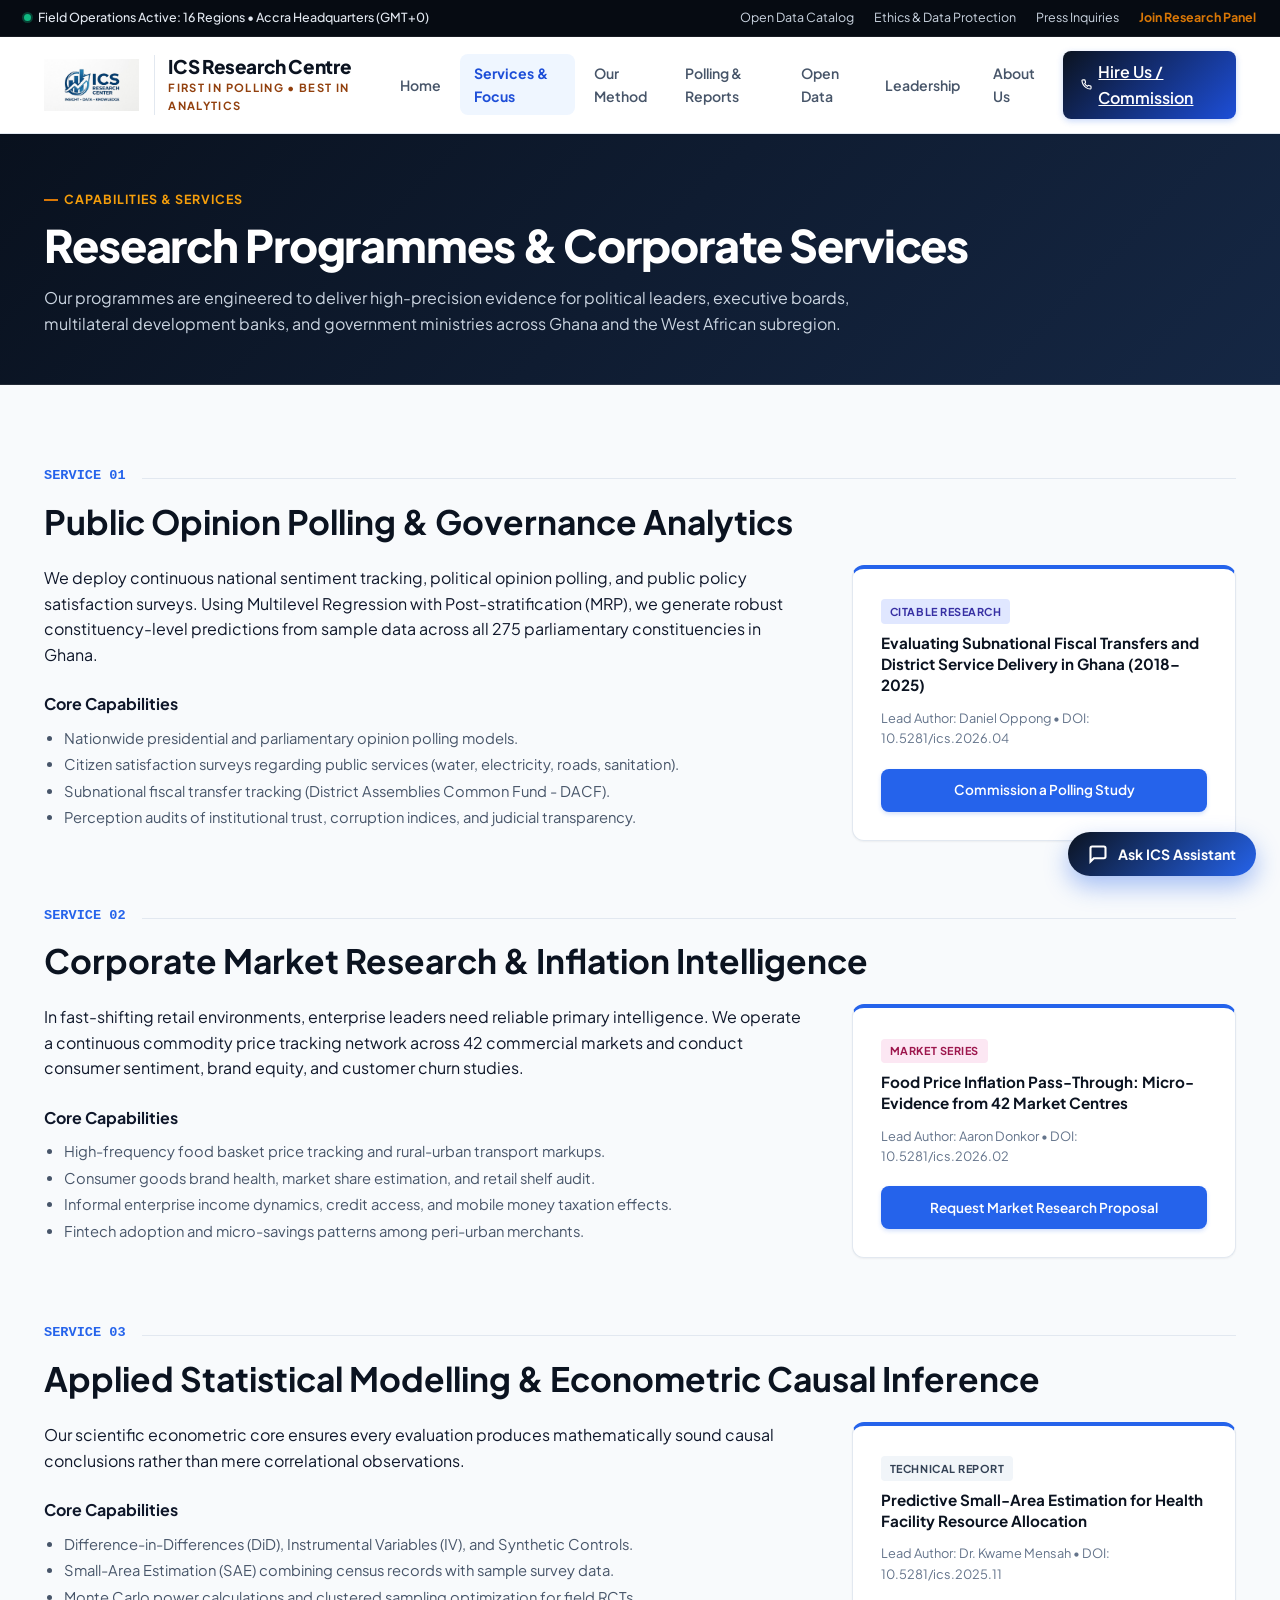
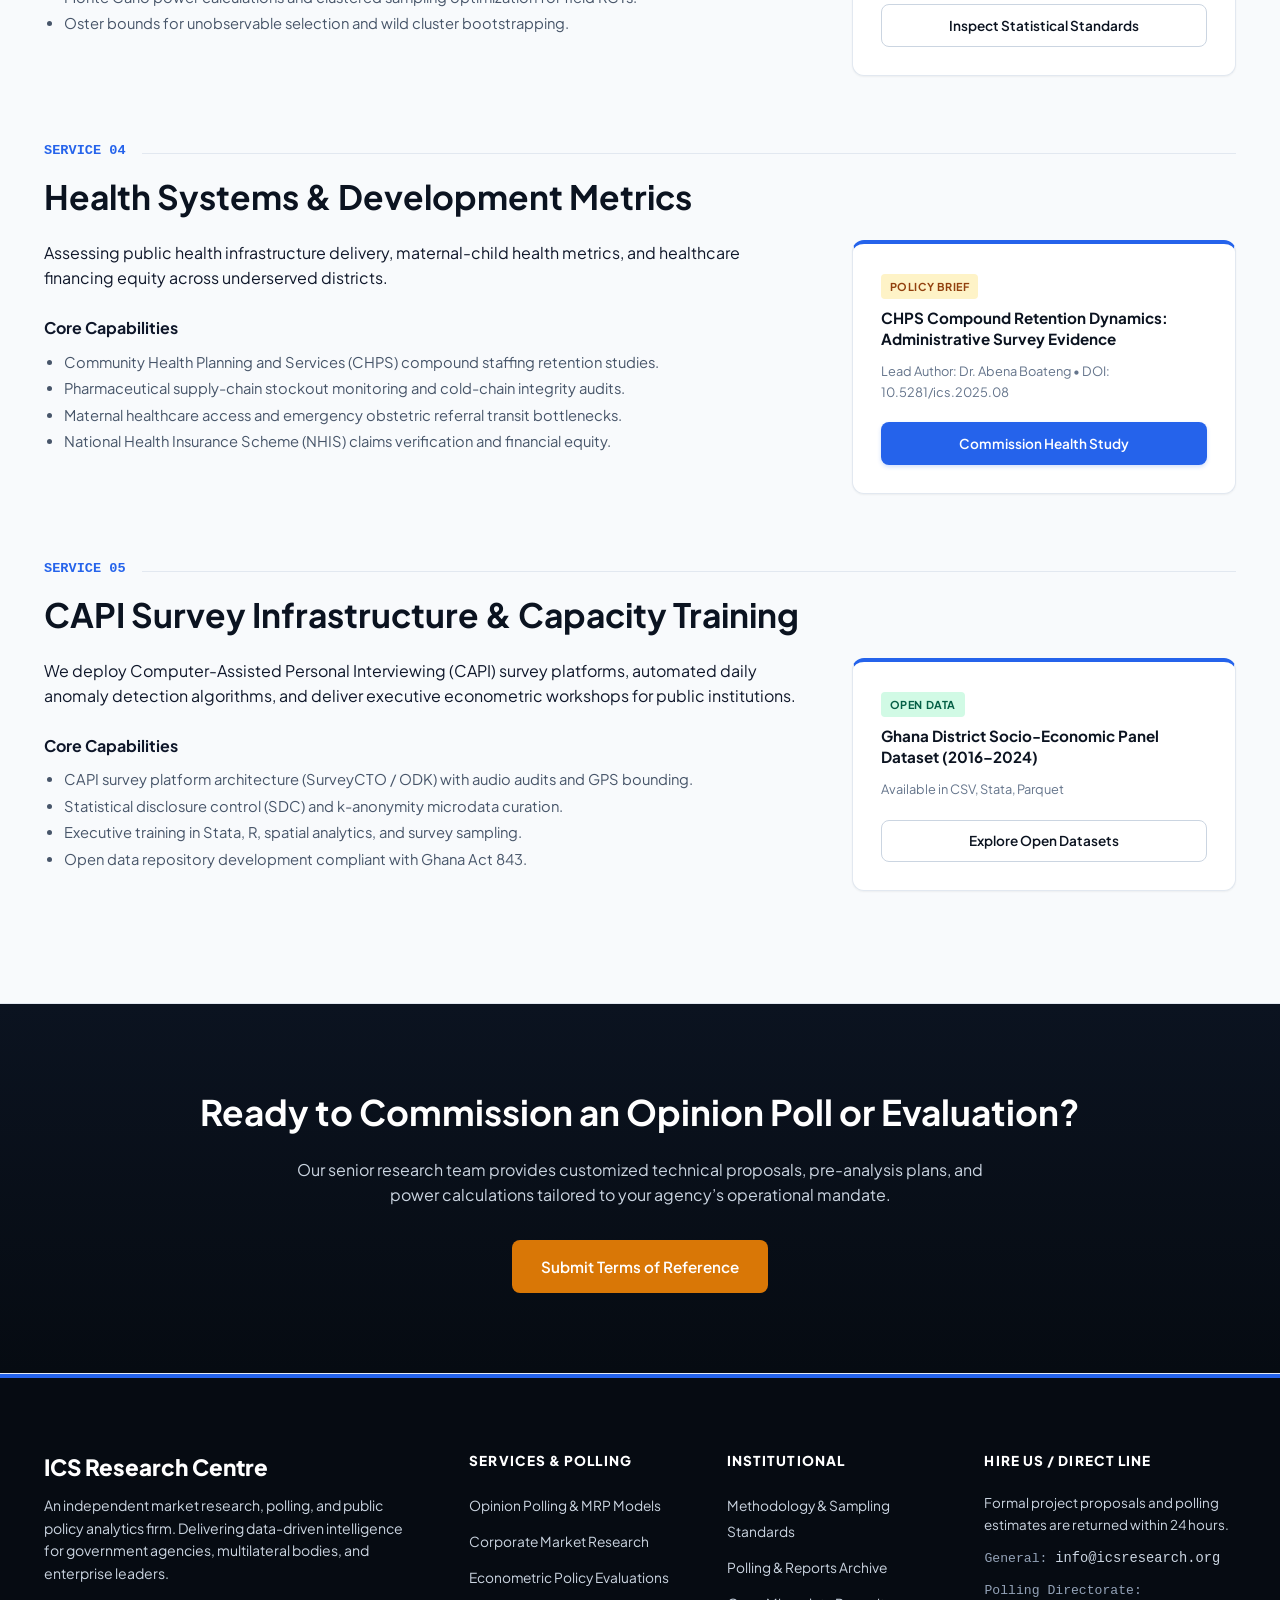
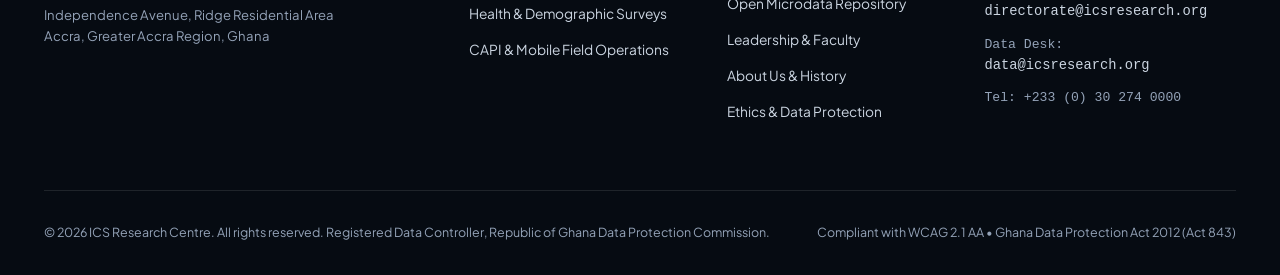
<file: research.html>
<!DOCTYPE html>
<html lang="en">

<head>
  <meta charset="UTF-8">
  <meta name="viewport" content="width=device-width, initial-scale=1.0">
  <title>Services & Research Programmes — ICS Research Centre</title>
  <meta name="description"
    content="Explore our core services: Public Opinion Polling, Corporate Market Research, Policy Impact Evaluations, Applied Econometrics, and CAPI Survey Operations in Ghana.">
  <link rel="stylesheet" href="assets/style.css">
  <link rel="preconnect" href="https://fonts.googleapis.com">
  <link rel="preconnect" href="https://fonts.gstatic.com" crossorigin>
  <link
    href="https://fonts.googleapis.com/css2?family=Plus+Jakarta+Sans:wght@400;500;600;700;800&family=Newsreader:ital,opsz,wght@0,6..72,400;0,6..72,600;0,6..72,700;1,6..72,400&display=swap"
    rel="stylesheet">
</head>

<body>

  <!-- Top Utility Bar -->
  <div class="top-notice-bar" role="region" aria-label="Operational Status">
    <div class="top-notice-inner">
      <div class="live-indicator">
        <span class="pulse-dot"></span>
        <span>Field Operations Active: 16 Regions &bull; Accra Headquarters (GMT+0)</span>
      </div>
      <ul class="top-notice-links">
        <li><a href="data.html">Open Data Catalog</a></li>
        <li><a href="about.html#ethics">Ethics & Data Protection</a></li>
        <li><a href="contact.html">Press Inquiries</a></li>
        <li><a href="#" data-open-panel style="color:var(--color-gold); font-weight:700;">Join Research Panel</a></li>
      </ul>
    </div>
  </div>

  <!-- Primary Header -->
  <header class="site-header" role="banner">
    <div class="header-inner">
      <a href="index.html" class="brand-lockup" aria-label="ICS Research Centre Homepage">
        <img src="assets/logo.jpg" alt="ICS Research Centre Logo" class="brand-logo-img">
        <div class="brand-text-block">
          <span class="brand-title">ICS Research Centre</span>
          <span class="brand-subtitle">First in Polling &bull; Best in Analytics</span>
        </div>
      </a>

      <nav class="main-nav" role="navigation" aria-label="Primary Navigation">
        <button class="mobile-nav-toggle" aria-expanded="false" aria-label="Toggle Navigation Menu">
          <svg width="24" height="24" viewBox="0 0 24 24" fill="none" stroke="currentColor" stroke-width="2">
            <line x1="3" y1="12" x2="21" y2="12"></line>
            <line x1="3" y1="6" x2="21" y2="6"></line>
            <line x1="3" y1="18" x2="21" y2="18"></line>
          </svg>
        </button>

        <ul class="nav-list">
          <li><a href="index.html" class="nav-link">Home</a></li>
          <li><a href="research.html" class="nav-link active" aria-current="page">Services & Focus</a></li>
          <li><a href="method.html" class="nav-link">Our Method</a></li>
          <li><a href="publications.html" class="nav-link">Polling & Reports</a></li>
          <li><a href="data.html" class="nav-link">Open Data</a></li>
          <li><a href="leadership.html" class="nav-link">Leadership</a></li>
          <li><a href="about.html" class="nav-link">About Us</a></li>
          <li><a href="contact.html" class="nav-cta">
              <svg width="15" height="15" viewBox="0 0 24 24" fill="none" stroke="currentColor" stroke-width="2.5">
                <path
                  d="M22 16.92v3a2 2 0 0 1-2.18 2 19.79 19.79 0 0 1-8.63-3.07 19.5 19.5 0 0 1-6-6 19.79 19.79 0 0 1-3.07-8.67A2 2 0 0 1 4.11 2h3a2 2 0 0 1 2 1.72 12.84 12.84 0 0 0 .7 2.81 2 2 0 0 1-.45 2.11L8.09 9.91a16 16 0 0 0 6 6l1.27-1.27a2 2 0 0 1 2.11-.45 12.84 12.84 0 0 0 2.81.7A2 2 0 0 1 22 16.92z">
                </path>
              </svg>
              Hire Us / Commission
            </a></li>
        </ul>
      </nav>
    </div>
  </header>

  <main id="main-content">

    <!-- Page Header Banner -->
    <section class="section section-tight"
      style="background: linear-gradient(135deg, #09111E 0%, #152744 100%); color: #FFFFFF; border-bottom: 1px solid rgba(255, 255, 255, 0.1);">
      <div class="container">
        <span class="section-kicker" style="color: #F59E0B;">Capabilities & Services</span>
        <h1 class="section-title" style="font-size: 2.8rem; color: #FFFFFF;">Research Programmes & Corporate Services
        </h1>
        <p class="lead-text" style="max-width: 820px; color: #CBD5E1;">
          Our programmes are engineered to deliver high-precision evidence for political leaders, executive boards,
          multilateral development banks, and government ministries across Ghana and the West African subregion.
        </p>
      </div>
    </section>

    <!-- Services Details (Section 4.2) -->
    <section class="section">
      <div class="container">

        <!-- Programme 1 -->
        <article id="public-policy" style="margin-bottom: 4rem; scroll-margin-top: 100px;">
          <div style="display: flex; align-items: baseline; gap: 1rem; margin-bottom: 0.5rem;">
            <span
              style="font-family: var(--font-mono); font-size: 0.85rem; color: var(--color-primary); font-weight: 700;">SERVICE
              01</span>
            <span style="height: 1px; flex: 1; background-color: var(--color-border);"></span>
          </div>
          <h2 style="font-size: 2.1rem; margin-bottom: 1rem; color: var(--color-navy);">Public Opinion Polling &
            Governance Analytics</h2>

          <div style="display: grid; grid-template-columns: 2fr 1fr; gap: 2.5rem; align-items: start;">
            <div>
              <p class="lead-text" style="margin-bottom: 1.25rem;">
                We deploy continuous national sentiment tracking, political opinion polling, and public policy
                satisfaction surveys. Using Multilevel Regression with Post-stratification (MRP), we generate robust
                constituency-level predictions from sample data across all 275 parliamentary constituencies in Ghana.
              </p>
              <h4 style="font-size: 1rem; margin: 1.5rem 0 0.5rem 0;">Core Capabilities</h4>
              <ul style="padding-left: 1.25rem; font-size: 0.92rem; color: var(--color-ink-muted); line-height: 1.8;">
                <li>Nationwide presidential and parliamentary opinion polling models.</li>
                <li>Citizen satisfaction surveys regarding public services (water, electricity, roads, sanitation).</li>
                <li>Subnational fiscal transfer tracking (District Assemblies Common Fund - DACF).</li>
                <li>Perception audits of institutional trust, corruption indices, and judicial transparency.</li>
              </ul>
            </div>

            <div
              style="background: var(--color-surface); border: 1px solid var(--color-border); border-radius: var(--radius-lg); padding: 1.75rem; border-top: 4px solid var(--color-primary); box-shadow: var(--shadow-sm);">
              <span class="pub-badge badge-working" style="margin-bottom: 0.5rem;">Citable Research</span>
              <h4 style="font-size: 0.95rem; line-height: 1.4; margin-bottom: 0.75rem;">
                <a href="publications.html#ICS-WP-2026-04" style="color: var(--color-navy); text-decoration: none;">
                  Evaluating Subnational Fiscal Transfers and District Service Delivery in Ghana (2018–2025)
                </a>
              </h4>
              <p style="font-size: 0.8rem; color: var(--color-ink-faint); margin-bottom: 1.25rem;">
                Lead Author: Daniel Oppong &bull; DOI: 10.5281/ics.2026.04
              </p>
              <a href="contact.html?inquiry=polling" class="btn btn-primary"
                style="width: 100%; font-size: 0.85rem; padding: 0.6rem;">
                Commission a Polling Study
              </a>
            </div>
          </div>
        </article>

        <!-- Programme 2 -->
        <article id="economic-data" style="margin-bottom: 4rem; scroll-margin-top: 100px;">
          <div style="display: flex; align-items: baseline; gap: 1rem; margin-bottom: 0.5rem;">
            <span
              style="font-family: var(--font-mono); font-size: 0.85rem; color: var(--color-primary); font-weight: 700;">SERVICE
              02</span>
            <span style="height: 1px; flex: 1; background-color: var(--color-border);"></span>
          </div>
          <h2 style="font-size: 2.1rem; margin-bottom: 1rem; color: var(--color-navy);">Corporate Market Research &
            Inflation Intelligence</h2>

          <div style="display: grid; grid-template-columns: 2fr 1fr; gap: 2.5rem; align-items: start;">
            <div>
              <p class="lead-text" style="margin-bottom: 1.25rem;">
                In fast-shifting retail environments, enterprise leaders need reliable primary intelligence. We operate
                a continuous commodity price tracking network across 42 commercial markets and conduct consumer
                sentiment, brand equity, and customer churn studies.
              </p>
              <h4 style="font-size: 1rem; margin: 1.5rem 0 0.5rem 0;">Core Capabilities</h4>
              <ul style="padding-left: 1.25rem; font-size: 0.92rem; color: var(--color-ink-muted); line-height: 1.8;">
                <li>High-frequency food basket price tracking and rural-urban transport markups.</li>
                <li>Consumer goods brand health, market share estimation, and retail shelf audit.</li>
                <li>Informal enterprise income dynamics, credit access, and mobile money taxation effects.</li>
                <li>Fintech adoption and micro-savings patterns among peri-urban merchants.</li>
              </ul>
            </div>

            <div
              style="background: var(--color-surface); border: 1px solid var(--color-border); border-radius: var(--radius-lg); padding: 1.75rem; border-top: 4px solid var(--color-primary); box-shadow: var(--shadow-sm);">
              <span class="pub-badge badge-poll" style="margin-bottom: 0.5rem;">Market Series</span>
              <h4 style="font-size: 0.95rem; line-height: 1.4; margin-bottom: 0.75rem;">
                <a href="publications.html#ICS-PB-2026-02" style="color: var(--color-navy); text-decoration: none;">
                  Food Price Inflation Pass-Through: Micro-Evidence from 42 Market Centres
                </a>
              </h4>
              <p style="font-size: 0.8rem; color: var(--color-ink-faint); margin-bottom: 1.25rem;">
                Lead Author: Aaron Donkor &bull; DOI: 10.5281/ics.2026.02
              </p>
              <a href="contact.html?inquiry=market-research" class="btn btn-primary"
                style="width: 100%; font-size: 0.85rem; padding: 0.6rem;">
                Request Market Research Proposal
              </a>
            </div>
          </div>
        </article>

        <!-- Programme 3 -->
        <article id="statistical-modelling" style="margin-bottom: 4rem; scroll-margin-top: 100px;">
          <div style="display: flex; align-items: baseline; gap: 1rem; margin-bottom: 0.5rem;">
            <span
              style="font-family: var(--font-mono); font-size: 0.85rem; color: var(--color-primary); font-weight: 700;">SERVICE
              03</span>
            <span style="height: 1px; flex: 1; background-color: var(--color-border);"></span>
          </div>
          <h2 style="font-size: 2.1rem; margin-bottom: 1rem; color: var(--color-navy);">Applied Statistical Modelling &
            Econometric Causal Inference</h2>

          <div style="display: grid; grid-template-columns: 2fr 1fr; gap: 2.5rem; align-items: start;">
            <div>
              <p class="lead-text" style="margin-bottom: 1.25rem;">
                Our scientific econometric core ensures every evaluation produces mathematically sound causal
                conclusions rather than mere correlational observations.
              </p>
              <h4 style="font-size: 1rem; margin: 1.5rem 0 0.5rem 0;">Core Capabilities</h4>
              <ul style="padding-left: 1.25rem; font-size: 0.92rem; color: var(--color-ink-muted); line-height: 1.8;">
                <li>Difference-in-Differences (DiD), Instrumental Variables (IV), and Synthetic Controls.</li>
                <li>Small-Area Estimation (SAE) combining census records with sample survey data.</li>
                <li>Monte Carlo power calculations and clustered sampling optimization for field RCTs.</li>
                <li>Oster bounds for unobservable selection and wild cluster bootstrapping.</li>
              </ul>
            </div>

            <div
              style="background: var(--color-surface); border: 1px solid var(--color-border); border-radius: var(--radius-lg); padding: 1.75rem; border-top: 4px solid var(--color-primary); box-shadow: var(--shadow-sm);">
              <span class="pub-badge badge-technical" style="margin-bottom: 0.5rem;">Technical Report</span>
              <h4 style="font-size: 0.95rem; line-height: 1.4; margin-bottom: 0.75rem;">
                <a href="publications.html#ICS-TR-2025-11" style="color: var(--color-navy); text-decoration: none;">
                  Predictive Small-Area Estimation for Health Facility Resource Allocation
                </a>
              </h4>
              <p style="font-size: 0.8rem; color: var(--color-ink-faint); margin-bottom: 1.25rem;">
                Lead Author: Dr. Kwame Mensah &bull; DOI: 10.5281/ics.2025.11
              </p>
              <a href="method.html" class="btn btn-secondary" style="width: 100%; font-size: 0.85rem; padding: 0.6rem;">
                Inspect Statistical Standards
              </a>
            </div>
          </div>
        </article>

        <!-- Programme 4 -->
        <article id="health-metrics" style="margin-bottom: 4rem; scroll-margin-top: 100px;">
          <div style="display: flex; align-items: baseline; gap: 1rem; margin-bottom: 0.5rem;">
            <span
              style="font-family: var(--font-mono); font-size: 0.85rem; color: var(--color-primary); font-weight: 700;">SERVICE
              04</span>
            <span style="height: 1px; flex: 1; background-color: var(--color-border);"></span>
          </div>
          <h2 style="font-size: 2.1rem; margin-bottom: 1rem; color: var(--color-navy);">Health Systems & Development
            Metrics</h2>

          <div style="display: grid; grid-template-columns: 2fr 1fr; gap: 2.5rem; align-items: start;">
            <div>
              <p class="lead-text" style="margin-bottom: 1.25rem;">
                Assessing public health infrastructure delivery, maternal-child health metrics, and healthcare financing
                equity across underserved districts.
              </p>
              <h4 style="font-size: 1rem; margin: 1.5rem 0 0.5rem 0;">Core Capabilities</h4>
              <ul style="padding-left: 1.25rem; font-size: 0.92rem; color: var(--color-ink-muted); line-height: 1.8;">
                <li>Community Health Planning and Services (CHPS) compound staffing retention studies.</li>
                <li>Pharmaceutical supply-chain stockout monitoring and cold-chain integrity audits.</li>
                <li>Maternal healthcare access and emergency obstetric referral transit bottlenecks.</li>
                <li>National Health Insurance Scheme (NHIS) claims verification and financial equity.</li>
              </ul>
            </div>

            <div
              style="background: var(--color-surface); border: 1px solid var(--color-border); border-radius: var(--radius-lg); padding: 1.75rem; border-top: 4px solid var(--color-primary); box-shadow: var(--shadow-sm);">
              <span class="pub-badge badge-policy" style="margin-bottom: 0.5rem;">Policy Brief</span>
              <h4 style="font-size: 0.95rem; line-height: 1.4; margin-bottom: 0.75rem;">
                <a href="publications.html#ICS-PB-2025-08" style="color: var(--color-navy); text-decoration: none;">
                  CHPS Compound Retention Dynamics: Administrative Survey Evidence
                </a>
              </h4>
              <p style="font-size: 0.8rem; color: var(--color-ink-faint); margin-bottom: 1.25rem;">
                Lead Author: Dr. Abena Boateng &bull; DOI: 10.5281/ics.2025.08
              </p>
              <a href="contact.html?inquiry=health" class="btn btn-primary"
                style="width: 100%; font-size: 0.85rem; padding: 0.6rem;">
                Commission Health Study
              </a>
            </div>
          </div>
        </article>

        <!-- Programme 5 -->
        <article id="data-infrastructure" style="margin-bottom: 2rem; scroll-margin-top: 100px;">
          <div style="display: flex; align-items: baseline; gap: 1rem; margin-bottom: 0.5rem;">
            <span
              style="font-family: var(--font-mono); font-size: 0.85rem; color: var(--color-primary); font-weight: 700;">SERVICE
              05</span>
            <span style="height: 1px; flex: 1; background-color: var(--color-border);"></span>
          </div>
          <h2 style="font-size: 2.1rem; margin-bottom: 1rem; color: var(--color-navy);">CAPI Survey Infrastructure &
            Capacity Training</h2>

          <div style="display: grid; grid-template-columns: 2fr 1fr; gap: 2.5rem; align-items: start;">
            <div>
              <p class="lead-text" style="margin-bottom: 1.25rem;">
                We deploy Computer-Assisted Personal Interviewing (CAPI) survey platforms, automated daily anomaly
                detection algorithms, and deliver executive econometric workshops for public institutions.
              </p>
              <h4 style="font-size: 1rem; margin: 1.5rem 0 0.5rem 0;">Core Capabilities</h4>
              <ul style="padding-left: 1.25rem; font-size: 0.92rem; color: var(--color-ink-muted); line-height: 1.8;">
                <li>CAPI survey platform architecture (SurveyCTO / ODK) with audio audits and GPS bounding.</li>
                <li>Statistical disclosure control (SDC) and k-anonymity microdata curation.</li>
                <li>Executive training in Stata, R, spatial analytics, and survey sampling.</li>
                <li>Open data repository development compliant with Ghana Act 843.</li>
              </ul>
            </div>

            <div
              style="background: var(--color-surface); border: 1px solid var(--color-border); border-radius: var(--radius-lg); padding: 1.75rem; border-top: 4px solid var(--color-primary); box-shadow: var(--shadow-sm);">
              <span class="pub-badge badge-dataset" style="margin-bottom: 0.5rem;">Open Data</span>
              <h4 style="font-size: 0.95rem; line-height: 1.4; margin-bottom: 0.75rem;">
                <a href="data.html" style="color: var(--color-navy); text-decoration: none;">
                  Ghana District Socio-Economic Panel Dataset (2016–2024)
                </a>
              </h4>
              <p style="font-size: 0.8rem; color: var(--color-ink-faint); margin-bottom: 1.25rem;">
                Available in CSV, Stata, Parquet
              </p>
              <a href="data.html" class="btn btn-secondary" style="width: 100%; font-size: 0.85rem; padding: 0.6rem;">
                Explore Open Datasets
              </a>
            </div>
          </div>
        </article>

      </div>
    </section>

    <!-- Institutional CTA -->
    <section class="section section-navy">
      <div class="container" style="text-align: center;">
        <h2 style="font-size: 2.2rem; color: #FFFFFF; margin-bottom: 1rem;">Ready to Commission an Opinion Poll or
          Evaluation?</h2>
        <p class="lead-text" style="color: #CBD5E1; max-width: 700px; margin: 0 auto 2rem auto;">
          Our senior research team provides customized technical proposals, pre-analysis plans, and power calculations
          tailored to your agency’s operational mandate.
        </p>
        <a href="contact.html" class="btn btn-gold" style="padding: 0.85rem 1.75rem; font-size: 0.95rem;">Submit Terms
          of Reference</a>
      </div>
    </section>

  </main>

  <!-- FLOATING DIGITAL ASSISTANT -->
  <button id="assistantTrigger" class="floating-assistant-trigger" aria-label="Open ICS Digital Assistant">
    <svg width="20" height="20" viewBox="0 0 24 24" fill="none" stroke="currentColor" stroke-width="2.5">
      <path d="M21 15a2 2 0 0 1-2 2H7l-4 4V5a2 2 0 0 1 2-2h14a2 2 0 0 1 2 2z"></path>
    </svg>
    <span>Ask ICS Assistant</span>
  </button>

  <div id="assistantDrawer" class="assistant-drawer" role="region" aria-label="ICS Assistant Chat">
    <div class="assistant-header">
      <div style="display: flex; align-items: center; gap: 0.5rem;">
        <div style="width: 8px; height: 8px; background: #10B981; border-radius: 50%;"></div>
        <strong>ICS Research Assistant</strong>
      </div>
      <button id="assistantClose"
        style="background: none; border: none; color: #94A3B8; font-size: 1.3rem; cursor: pointer;">&times;</button>
    </div>
    <div id="assistantMessages" class="assistant-body">
      <div class="assistant-msg msg-bot">
        Hello! How can I assist you with our services and polling capabilities?
      </div>
      <div class="assistant-chips">
        <button class="assistant-chip" data-prompt="commission-poll">How do I commission an opinion poll?</button>
        <button class="assistant-chip" data-prompt="open-data">Where can I download open microdata?</button>
        <button class="assistant-chip" data-prompt="methodology">What sampling standards do you follow?</button>
      </div>
    </div>
  </div>

  <!-- "JOIN THE PANEL" REGISTRATION MODAL -->
  <div class="modal-overlay" id="joinPanelModal" role="dialog" aria-modal="true" aria-labelledby="modalPanelTitle">
    <div class="modal-content">
      <button class="modal-close" id="closePanelBtn" aria-label="Close dialog">&times;</button>
      <h3 id="modalPanelTitle"
        style="font-size: 1.4rem; font-weight: 800; color: var(--color-navy); margin-bottom: 0.4rem;">Join the ICS
        Research Panel</h3>
      <p style="font-size: 0.85rem; color: var(--color-ink-muted); margin-bottom: 1.25rem;">
        Become a member of Ghana’s nationwide public opinion panel. Earn airtime credits for each verified survey
        completed.
      </p>

      <form id="joinPanelForm">
        <div class="form-group">
          <label class="form-label">Full Name *</label>
          <input type="text" class="form-control" placeholder="e.g. Ama Mensah" required>
        </div>
        <div class="form-group">
          <label class="form-label">Mobile Number *</label>
          <input type="tel" class="form-control" placeholder="e.g. 024 XXX XXXX" required>
        </div>
        <div class="form-group">
          <label class="form-label">Region of Residence *</label>
          <select class="form-control" required>
            <option value="" disabled selected>Select Region in Ghana...</option>
            <option>Greater Accra</option>
            <option>Ashanti</option>
            <option>Western</option>
            <option>Central</option>
            <option>Eastern</option>
            <option>Volta</option>
            <option>Northern</option>
            <option>Upper East</option>
            <option>Upper West</option>
            <option>Bono</option>
            <option>Bono East</option>
            <option>Ahafo</option>
            <option>Oti</option>
            <option>Savannah</option>
            <option>North East</option>
            <option>Western North</option>
          </select>
        </div>
        <button type="submit" class="btn btn-primary" style="width: 100%; padding: 0.85rem;">Submit Panel
          Registration</button>
      </form>

      <div id="panelSuccessMsg" style="display: none; text-align: center; padding: 1.5rem 0;">
        <div
          style="width: 48px; height: 48px; background: #ECFDF5; color: #10B981; border-radius: 50%; display: flex; align-items: center; justify-content: center; margin: 0 auto 1rem auto; font-size: 1.5rem;">
          &check;</div>
        <h4 style="font-size: 1.2rem; color: var(--color-navy); margin-bottom: 0.5rem;">Registration Confirmed!</h4>
        <p style="font-size: 0.85rem; color: var(--color-ink-muted); margin-bottom: 1rem;">
          Your official panel ID is: <strong id="panelCodeDisplay"
            style="font-family: var(--font-mono); color: var(--color-primary);"></strong>. You will receive an SMS
          verification code shortly.
        </p>
      </div>
    </div>
  </div>

  <!-- Footer -->
  <footer class="site-footer" role="contentinfo">
    <div class="container">
      <div class="footer-grid">
        <div class="footer-brand">
          <h3>ICS Research Centre</h3>
          <p>
            An independent market research, polling, and public policy analytics firm. Delivering data-driven
            intelligence for government agencies, multilateral bodies, and enterprise leaders.
          </p>
          <div style="margin-top: 1.25rem; font-size: 0.82rem; color: #94A3B8;">
            Independence Avenue, Ridge Residential Area<br>
            Accra, Greater Accra Region, Ghana
          </div>
        </div>
        <div class="footer-col">
          <h4>Services & Polling</h4>
          <ul class="footer-links">
            <li><a href="research.html#public-policy">Opinion Polling & MRP Models</a></li>
            <li><a href="research.html#economic-data">Corporate Market Research</a></li>
            <li><a href="research.html#statistical-modelling">Econometric Policy Evaluations</a></li>
            <li><a href="research.html#health-metrics">Health & Demographic Surveys</a></li>
            <li><a href="research.html#data-infrastructure">CAPI & Mobile Field Operations</a></li>
          </ul>
        </div>
        <div class="footer-col">
          <h4>Institutional</h4>
          <ul class="footer-links">
            <li><a href="method.html">Methodology & Sampling Standards</a></li>
            <li><a href="publications.html">Polling & Reports Archive</a></li>
            <li><a href="data.html">Open Microdata Repository</a></li>
            <li><a href="leadership.html">Leadership & Faculty</a></li>
            <li><a href="about.html">About Us & History</a></li>
            <li><a href="about.html#ethics">Ethics & Data Protection</a></li>
          </ul>
        </div>
        <div class="footer-col">
          <h4>Hire Us / Direct Line</h4>
          <p style="font-size: 0.84rem; margin-bottom: 0.8rem; color: #CBD5E1;">
            Formal project proposals and polling estimates are returned within 24 hours.
          </p>
          <ul class="footer-links" style="font-family: var(--font-mono); font-size: 0.82rem;">
            <li>General: <a href="mailto:info@icsresearch.org">info@icsresearch.org</a></li>
            <li>Polling Directorate: <a href="mailto:directorate@icsresearch.org">directorate@icsresearch.org</a></li>
            <li>Data Desk: <a href="mailto:data@icsresearch.org">data@icsresearch.org</a></li>
            <li>Tel: +233 (0) 30 274 0000</li>
          </ul>
        </div>
      </div>
      <div class="footer-bottom">
        <div class="footer-meta-text">
          &copy; 2026 ICS Research Centre. All rights reserved. Registered Data Controller, Republic of Ghana Data
          Protection Commission.
        </div>
        <div class="footer-meta-text">
          <span>Compliant with WCAG 2.1 AA</span> &bull;
          <span>Ghana Data Protection Act 2012 (Act 843)</span>
        </div>
      </div>
    </div>
  </footer>

  <script src="assets/app.js"></script>
</body>

</html>
</file>
<file: assets/style.css>
/* ==========================================================================
   ICS RESEARCH CENTRE — MODERN ENTERPRISE & RESEARCH PORTAL
   Inspired by Global InfoAnalytics & Top-Tier Global Think Tanks
   Palette:
     - Deep Modern Navy: #0B1320 / #0F172A
     - Royal Blue Accent: #2563EB / #1D4ED8
     - Radiant Gold / Brass: #D97706 / #F59E0B / #B45309
     - Success / Indicator: #10B981
     - Neutral Clean Surfaces: #FFFFFF, #F8FAFC, #F1F5F9
     - Subtle Borders: #E2E8F0, #CBD5E1
   ========================================================================== */

:root {
  --color-navy: #0B1320;
  --color-navy-dark: #060B12;
  --color-navy-light: #152238;
  --color-navy-card: #111C2E;
  --color-primary: #2563EB;
  --color-primary-dark: #1D4ED8;
  --color-primary-light: #EFF6FF;
  --color-gold: #D97706;
  --color-gold-light: #FEF3C7;
  --color-gold-dark: #92400E;
  --color-success: #10B981;
  --color-danger: #EF4444;
  --color-paper: #F8FAFC;
  --color-surface: #FFFFFF;
  --color-border: #E2E8F0;
  --color-border-dark: #CBD5E1;
  --color-ink: #0F172A;
  --color-ink-muted: #475569;
  --color-ink-faint: #64748B;

  --font-serif: "Newsreader", "Playfair Display", Georgia, serif;
  --font-sans: "Plus Jakarta Sans", "Inter", -apple-system, BlinkMacSystemFont, "Segoe UI", Roboto, sans-serif;
  --font-mono: ui-monospace, "SF Mono", "JetBrains Mono", Consolas, monospace;

  --max-width: 1240px;
  --max-width-narrow: 900px;
  --shadow-sm: 0 1px 2px 0 rgba(0, 0, 0, 0.05);
  --shadow-md: 0 4px 6px -1px rgba(0, 0, 0, 0.07), 0 2px 4px -1px rgba(0, 0, 0, 0.04);
  --shadow-lg: 0 10px 25px -3px rgba(11, 19, 32, 0.08), 0 4px 10px -2px rgba(11, 19, 32, 0.04);
  --shadow-xl: 0 20px 30px -10px rgba(11, 19, 32, 0.12);
  --radius: 8px;
  --radius-lg: 12px;
  --transition: all 0.22s cubic-bezier(0.16, 1, 0.3, 1);
}

/* Base Reset */
*,
*::before,
*::after {
  box-sizing: border-box;
  margin: 0;
  padding: 0;
}

html {
  font-size: 16px;
  scroll-behavior: smooth;
  -webkit-font-smoothing: antialiased;
}

body {
  font-family: var(--font-sans);
  background-color: var(--color-paper);
  color: var(--color-ink);
  line-height: 1.6;
  min-height: 100vh;
  display: flex;
  flex-direction: column;
}

/* --------------------------------------------------------------------------
   Top Utility Bar (Modern & Functional)
   -------------------------------------------------------------------------- */
.top-notice-bar {
  background: var(--color-navy-dark);
  color: #94A3B8;
  font-size: 0.78rem;
  padding: 0.5rem 1.5rem;
  border-bottom: 1px solid rgba(255, 255, 255, 0.07);
}

.top-notice-inner {
  max-width: var(--max-width);
  margin: 0 auto;
  display: flex;
  justify-content: space-between;
  align-items: center;
  flex-wrap: wrap;
  gap: 0.75rem;
}

.live-indicator {
  display: inline-flex;
  align-items: center;
  gap: 0.45rem;
  color: #E2E8F0;
  font-weight: 500;
}

.pulse-dot {
  width: 7px;
  height: 7px;
  background-color: var(--color-success);
  border-radius: 50%;
  box-shadow: 0 0 0 2px rgba(16, 185, 129, 0.3);
  animation: pulse 2s infinite;
}

@keyframes pulse {
  0% {
    transform: scale(0.95);
    box-shadow: 0 0 0 0 rgba(16, 185, 129, 0.7);
  }

  70% {
    transform: scale(1);
    box-shadow: 0 0 0 6px rgba(16, 185, 129, 0);
  }

  100% {
    transform: scale(0.95);
    box-shadow: 0 0 0 0 rgba(16, 185, 129, 0);
  }
}

.top-notice-links {
  display: flex;
  gap: 1.25rem;
  list-style: none;
  align-items: center;
}

.top-notice-links a {
  color: #CBD5E1;
  text-decoration: none;
  transition: var(--transition);
}

.top-notice-links a:hover {
  color: var(--color-gold);
}

/* --------------------------------------------------------------------------
   Primary Header & Sticky Navigation
   -------------------------------------------------------------------------- */
.site-header {
  background: rgba(255, 255, 255, 0.95);
  backdrop-filter: blur(12px);
  -webkit-backdrop-filter: blur(12px);
  border-bottom: 1px solid var(--color-border);
  position: sticky;
  top: 0;
  z-index: 1000;
  box-shadow: 0 1px 3px rgba(0, 0, 0, 0.03);
}

.header-inner {
  max-width: var(--max-width);
  margin: 0 auto;
  padding: 0.85rem 1.5rem;
  display: flex;
  align-items: center;
  justify-content: space-between;
  gap: 1.5rem;
}

.brand-lockup {
  display: flex;
  align-items: center;
  text-decoration: none;
  gap: 0.9rem;
}

.brand-logo-img {
  height: 52px;
  width: auto;
  object-fit: contain;
  display: block;
}

.brand-text-block {
  display: flex;
  flex-direction: column;
  border-left: 1px solid var(--color-border);
  padding-left: 0.85rem;
}

.brand-title {
  font-family: var(--font-sans);
  font-size: 1.18rem;
  font-weight: 800;
  color: var(--color-navy);
  letter-spacing: -0.02em;
  line-height: 1.2;
}

.brand-subtitle {
  font-size: 0.7rem;
  text-transform: uppercase;
  letter-spacing: 0.12em;
  color: var(--color-gold-dark);
  font-weight: 700;
  margin-top: 0.1rem;
}

/* Nav Menu */
.main-nav {
  display: flex;
  align-items: center;
}

.nav-list {
  display: flex;
  list-style: none;
  gap: 0.35rem;
  align-items: center;
}

.nav-link {
  display: block;
  padding: 0.5rem 0.85rem;
  font-size: 0.88rem;
  font-weight: 600;
  color: var(--color-ink-muted);
  text-decoration: none;
  border-radius: var(--radius);
  transition: var(--transition);
  position: relative;
}

.nav-link:hover {
  color: var(--color-primary-dark);
  background-color: var(--color-primary-light);
}

.nav-link.active {
  color: var(--color-primary-dark);
  font-weight: 700;
  background-color: var(--color-primary-light);
}

.nav-cta {
  background: linear-gradient(135deg, var(--color-navy) 0%, var(--color-primary-dark) 100%);
  color: #FFFFFF !important;
  font-weight: 600;
  padding: 0.55rem 1.15rem;
  border-radius: var(--radius);
  margin-left: 0.5rem;
  box-shadow: 0 2px 6px rgba(37, 99, 235, 0.25);
  display: inline-flex;
  align-items: center;
  gap: 0.4rem;
  border: none;
}

.nav-cta:hover {
  transform: translateY(-1px);
  box-shadow: 0 4px 12px rgba(37, 99, 235, 0.35);
  background: linear-gradient(135deg, var(--color-navy-light) 0%, var(--color-primary) 100%);
}

.mobile-nav-toggle {
  display: none;
  background: none;
  border: 1px solid var(--color-border);
  padding: 0.45rem;
  border-radius: var(--radius);
  cursor: pointer;
  color: var(--color-navy);
}

/* --------------------------------------------------------------------------
   Container & Layout
   -------------------------------------------------------------------------- */
main {
  flex: 1 0 auto;
}

.container {
  max-width: var(--max-width);
  margin: 0 auto;
  padding: 0 1.5rem;
}

.container-narrow {
  max-width: var(--max-width-narrow);
  margin: 0 auto;
  padding: 0 1.5rem;
}

.section {
  padding: 5rem 0;
  border-bottom: 1px solid var(--color-border);
}

.section-tight {
  padding: 3rem 0;
}

.section-navy {
  background: linear-gradient(180deg, var(--color-navy) 0%, var(--color-navy-dark) 100%);
  color: #FFFFFF;
}

/* Section Headings */
.section-kicker {
  font-size: 0.78rem;
  font-weight: 700;
  text-transform: uppercase;
  letter-spacing: 0.08em;
  color: var(--color-gold);
  margin-bottom: 0.5rem;
  display: inline-flex;
  align-items: center;
  gap: 0.4rem;
}

.section-kicker::before {
  content: "";
  display: inline-block;
  width: 14px;
  height: 2px;
  background-color: var(--color-gold);
}

.section-title {
  font-size: 2.3rem;
  font-weight: 800;
  color: var(--color-navy);
  letter-spacing: -0.025em;
  line-height: 1.2;
  margin-bottom: 0.85rem;
}

.section-navy .section-title {
  color: #FFFFFF;
}

.section-subtitle {
  font-size: 1.05rem;
  color: var(--color-ink-muted);
  max-width: 720px;
  line-height: 1.6;
}

.section-navy .section-subtitle {
  color: #CBD5E1;
}

/* Hairline */
.hairline {
  height: 1px;
  background: var(--color-border);
  border: none;
  margin: 2.5rem 0;
}

/* --------------------------------------------------------------------------
   Buttons & Interactive Elements
   -------------------------------------------------------------------------- */
.btn {
  display: inline-flex;
  align-items: center;
  justify-content: center;
  gap: 0.5rem;
  padding: 0.75rem 1.4rem;
  font-size: 0.92rem;
  font-weight: 600;
  text-decoration: none;
  border-radius: var(--radius);
  transition: var(--transition);
  cursor: pointer;
  border: 1px solid transparent;
}

.btn-primary {
  background: var(--color-primary);
  color: #FFFFFF;
  box-shadow: 0 2px 4px rgba(37, 99, 235, 0.2);
}

.btn-primary:hover {
  background: var(--color-primary-dark);
  box-shadow: 0 4px 12px rgba(37, 99, 235, 0.3);
  transform: translateY(-1px);
}

.btn-navy {
  background: var(--color-navy);
  color: #FFFFFF;
}

.btn-navy:hover {
  background: var(--color-navy-light);
  transform: translateY(-1px);
}

.btn-secondary {
  background: #FFFFFF;
  color: var(--color-navy);
  border-color: var(--color-border-dark);
}

.btn-secondary:hover {
  background: var(--color-paper);
  border-color: var(--color-primary);
  color: var(--color-primary);
}

.btn-gold {
  background: var(--color-gold);
  color: #FFFFFF;
}

.btn-gold:hover {
  background: var(--color-gold-dark);
  transform: translateY(-1px);
}

/* --------------------------------------------------------------------------
   HERO SECTION (High-Impact Modern Style like Global InfoAnalytics)
   -------------------------------------------------------------------------- */
.hero-modern {
  background: linear-gradient(135deg, #09111E 0%, #0F1E36 50%, #152744 100%);
  color: #FFFFFF;
  padding: 5rem 0 4.5rem 0;
  position: relative;
  overflow: hidden;
  border-bottom: 1px solid rgba(255, 255, 255, 0.1);
}

.hero-modern::before {
  content: "";
  position: absolute;
  top: 0;
  left: 0;
  right: 0;
  bottom: 0;
  background-image:
    radial-gradient(rgba(255, 255, 255, 0.05) 1px, transparent 1px),
    radial-gradient(rgba(37, 99, 235, 0.15) 1px, transparent 1px);
  background-size: 32px 32px;
  background-position: 0 0, 16px 16px;
  pointer-events: none;
}

.hero-modern-grid {
  display: grid;
  grid-template-columns: 1.25fr 1fr;
  gap: 3.5rem;
  align-items: center;
  position: relative;
  z-index: 2;
}

.hero-badge-pill {
  display: inline-flex;
  align-items: center;
  gap: 0.5rem;
  background: rgba(255, 255, 255, 0.08);
  backdrop-filter: blur(8px);
  border: 1px solid rgba(255, 255, 255, 0.15);
  padding: 0.35rem 0.85rem;
  border-radius: 50px;
  font-size: 0.78rem;
  color: #E2E8F0;
  margin-bottom: 1.25rem;
}

.hero-badge-pill .pill-accent {
  background: var(--color-gold);
  color: #FFFFFF;
  padding: 0.15rem 0.45rem;
  border-radius: 50px;
  font-weight: 700;
  font-size: 0.7rem;
  text-transform: uppercase;
}

.hero-modern h1 {
  font-size: 3rem;
  font-weight: 800;
  line-height: 1.15;
  letter-spacing: -0.03em;
  color: #FFFFFF;
  margin-bottom: 1.25rem;
}

.hero-modern h1 span.highlight-gold {
  background: linear-gradient(135deg, #F59E0B 0%, #D97706 100%);
  -webkit-background-clip: text;
  -webkit-text-fill-color: transparent;
}

.hero-modern h1 span.highlight-blue {
  color: #60A5FA;
}

.hero-modern-desc {
  font-size: 1.15rem;
  color: #CBD5E1;
  line-height: 1.7;
  margin-bottom: 2rem;
  max-width: 600px;
}

.hero-actions {
  display: flex;
  gap: 1rem;
  flex-wrap: wrap;
  align-items: center;
}

/* --------------------------------------------------------------------------
   HERO LIVE POLLING & SENTIMENT TRACKER WIDGET (Like GIA Polling Models)
   -------------------------------------------------------------------------- */
.hero-poll-widget {
  background: rgba(17, 28, 46, 0.85);
  backdrop-filter: blur(16px);
  -webkit-backdrop-filter: blur(16px);
  border: 1px solid rgba(255, 255, 255, 0.15);
  border-radius: var(--radius-lg);
  padding: 1.75rem;
  box-shadow: var(--shadow-xl);
}

.poll-widget-header {
  display: flex;
  justify-content: space-between;
  align-items: center;
  padding-bottom: 1rem;
  border-bottom: 1px solid rgba(255, 255, 255, 0.1);
  margin-bottom: 1.25rem;
}

.poll-widget-title {
  display: flex;
  align-items: center;
  gap: 0.5rem;
}

.poll-widget-title h3 {
  font-size: 1.05rem;
  font-weight: 700;
  color: #FFFFFF;
}

.poll-tag {
  background: rgba(245, 158, 11, 0.15);
  color: #F59E0B;
  border: 1px solid rgba(245, 158, 11, 0.3);
  font-size: 0.68rem;
  font-weight: 700;
  padding: 0.2rem 0.5rem;
  border-radius: 4px;
  text-transform: uppercase;
}

.poll-tabs {
  display: flex;
  gap: 0.35rem;
  margin-bottom: 1.25rem;
  background: rgba(0, 0, 0, 0.25);
  padding: 0.25rem;
  border-radius: var(--radius);
}

.poll-tab-btn {
  flex: 1;
  background: none;
  border: none;
  padding: 0.4rem 0.6rem;
  font-size: 0.75rem;
  font-weight: 600;
  color: #94A3B8;
  cursor: pointer;
  border-radius: 6px;
  transition: var(--transition);
}

.poll-tab-btn.active {
  background: var(--color-primary);
  color: #FFFFFF;
}

.poll-card-inner {
  margin-bottom: 1.25rem;
}

.poll-question {
  font-size: 0.88rem;
  font-weight: 600;
  color: #E2E8F0;
  margin-bottom: 0.85rem;
  line-height: 1.4;
}

.poll-bars {
  display: flex;
  flex-direction: column;
  gap: 0.75rem;
}

.poll-bar-item {
  display: flex;
  flex-direction: column;
  gap: 0.25rem;
}

.poll-bar-label {
  display: flex;
  justify-content: space-between;
  font-size: 0.78rem;
  font-weight: 600;
  color: #CBD5E1;
}

.poll-bar-track {
  height: 8px;
  background: rgba(255, 255, 255, 0.1);
  border-radius: 4px;
  overflow: hidden;
  position: relative;
}

.poll-bar-fill {
  height: 100%;
  border-radius: 4px;
  transition: width 1s ease-in-out;
}

.fill-blue {
  background: #3B82F6;
}

.fill-amber {
  background: #F59E0B;
}

.fill-green {
  background: #10B981;
}

.fill-red {
  background: #EF4444;
}

.poll-meta-footer {
  padding-top: 0.9rem;
  border-top: 1px solid rgba(255, 255, 255, 0.08);
  display: flex;
  justify-content: space-between;
  align-items: center;
  font-size: 0.72rem;
  color: #94A3B8;
}

/* --------------------------------------------------------------------------
   CLIENT TRUST & PARTNER LOGOS MARQUEE (Section like GIA credentials)
   -------------------------------------------------------------------------- */
.trust-strip {
  background: #FFFFFF;
  border-bottom: 1px solid var(--color-border);
  padding: 1.75rem 0;
}

.trust-title {
  text-align: center;
  font-size: 0.74rem;
  text-transform: uppercase;
  letter-spacing: 0.1em;
  font-weight: 700;
  color: var(--color-ink-faint);
  margin-bottom: 1.25rem;
}

.trust-logos-grid {
  display: flex;
  justify-content: center;
  align-items: center;
  flex-wrap: wrap;
  gap: 2.5rem;
}

.trust-logo-pill {
  font-size: 0.85rem;
  font-weight: 700;
  color: var(--color-ink-muted);
  display: flex;
  align-items: center;
  gap: 0.5rem;
  opacity: 0.75;
  transition: var(--transition);
}

.trust-logo-pill:hover {
  opacity: 1;
  color: var(--color-navy);
}

.trust-logo-pill svg {
  color: var(--color-primary);
}

/* --------------------------------------------------------------------------
   DATA METRICS STRIP (Stat Counters with Sparkline Curves)
   -------------------------------------------------------------------------- */
.metrics-strip {
  background: var(--color-surface);
  border-bottom: 1px solid var(--color-border);
  padding: 3rem 0;
}

.metrics-grid {
  display: grid;
  grid-template-columns: repeat(4, 1fr);
  gap: 2rem;
}

.metric-box {
  padding: 1.25rem 1.5rem;
  background: var(--color-paper);
  border: 1px solid var(--color-border);
  border-radius: var(--radius);
  border-left: 4px solid var(--color-primary);
  transition: var(--transition);
}

.metric-box:hover {
  transform: translateY(-2px);
  box-shadow: var(--shadow-md);
  border-left-color: var(--color-gold);
}

.metric-number-row {
  display: flex;
  justify-content: space-between;
  align-items: baseline;
}

.metric-num {
  font-size: 2.4rem;
  font-weight: 800;
  color: var(--color-navy);
  letter-spacing: -0.03em;
  line-height: 1;
}

.metric-label {
  font-size: 0.82rem;
  font-weight: 700;
  color: var(--color-ink-muted);
  text-transform: uppercase;
  letter-spacing: 0.05em;
  margin-top: 0.5rem;
}

.metric-sub {
  font-size: 0.74rem;
  color: var(--color-ink-faint);
  margin-top: 0.2rem;
}

/* --------------------------------------------------------------------------
   SERVICES & WHAT WE DO GRID (Like GIA Core Services)
   -------------------------------------------------------------------------- */
.services-grid {
  display: grid;
  grid-template-columns: repeat(auto-fit, minmax(340px, 1fr));
  gap: 1.75rem;
  margin-top: 2.5rem;
}

.service-card {
  background: var(--color-surface);
  border: 1px solid var(--color-border);
  border-radius: var(--radius-lg);
  padding: 2.25rem 2rem;
  transition: var(--transition);
  display: flex;
  flex-direction: column;
  position: relative;
  overflow: hidden;
}

.service-card::after {
  content: "";
  position: absolute;
  top: 0;
  left: 0;
  right: 0;
  height: 4px;
  background: linear-gradient(90deg, var(--color-primary) 0%, var(--color-navy) 100%);
  opacity: 0;
  transition: var(--transition);
}

.service-card:hover {
  transform: translateY(-4px);
  box-shadow: var(--shadow-lg);
  border-color: rgba(37, 99, 235, 0.3);
}

.service-card:hover::after {
  opacity: 1;
}

.service-icon-box {
  width: 48px;
  height: 48px;
  background: var(--color-primary-light);
  color: var(--color-primary);
  border-radius: var(--radius);
  display: flex;
  align-items: center;
  justify-content: center;
  margin-bottom: 1.25rem;
}

.service-card h3 {
  font-size: 1.3rem;
  font-weight: 700;
  color: var(--color-navy);
  margin-bottom: 0.65rem;
}

.service-card p {
  font-size: 0.92rem;
  color: var(--color-ink-muted);
  line-height: 1.6;
  flex: 1 0 auto;
}

.service-link {
  display: inline-flex;
  align-items: center;
  gap: 0.4rem;
  margin-top: 1.25rem;
  font-size: 0.88rem;
  font-weight: 700;
  color: var(--color-primary);
  text-decoration: none;
}

.service-link:hover {
  color: var(--color-primary-dark);
  gap: 0.6rem;
}

/* --------------------------------------------------------------------------
   "JOIN THE PANEL" COMMUNITY CALLOUT (Signature GIA-Style Feature)
   -------------------------------------------------------------------------- */
.panel-callout-card {
  background: linear-gradient(135deg, #1E3A8A 0%, #172554 100%);
  border-radius: var(--radius-lg);
  padding: 3.5rem;
  color: #FFFFFF;
  display: grid;
  grid-template-columns: 1.3fr 1fr;
  gap: 3rem;
  align-items: center;
  position: relative;
  overflow: hidden;
  box-shadow: var(--shadow-xl);
}

.panel-callout-card::before {
  content: "";
  position: absolute;
  top: -50px;
  right: -50px;
  width: 250px;
  height: 250px;
  background: radial-gradient(circle, rgba(245, 158, 11, 0.2) 0%, transparent 70%);
  border-radius: 50%;
}

.panel-callout-card h2 {
  font-size: 2.2rem;
  font-weight: 800;
  color: #FFFFFF;
  margin-bottom: 0.85rem;
  line-height: 1.2;
}

.panel-callout-card p {
  font-size: 1.05rem;
  color: #CBD5E1;
  line-height: 1.65;
  margin-bottom: 1.5rem;
}

.panel-stats-box {
  background: rgba(255, 255, 255, 0.08);
  backdrop-filter: blur(8px);
  border: 1px solid rgba(255, 255, 255, 0.15);
  border-radius: var(--radius);
  padding: 1.75rem;
}

.panel-stat-item {
  display: flex;
  align-items: center;
  gap: 1rem;
  margin-bottom: 1rem;
}

.panel-stat-item:last-child {
  margin-bottom: 0;
}

.panel-stat-icon {
  width: 40px;
  height: 40px;
  background: rgba(245, 158, 11, 0.2);
  color: #F59E0B;
  border-radius: 50%;
  display: flex;
  align-items: center;
  justify-content: center;
  font-weight: bold;
}

.panel-stat-text strong {
  display: block;
  font-size: 1.15rem;
  color: #FFFFFF;
}

.panel-stat-text span {
  font-size: 0.78rem;
  color: #94A3B8;
}

/* --------------------------------------------------------------------------
   PUBLICATIONS & RESEARCH INDEX LISTINGS
   -------------------------------------------------------------------------- */
.publications-table-wrap {
  background: var(--color-surface);
  border: 1px solid var(--color-border);
  border-radius: var(--radius-lg);
  overflow: hidden;
  box-shadow: var(--shadow-sm);
  margin-top: 1.75rem;
}

.pub-row {
  display: grid;
  grid-template-columns: 150px 1.5fr 1fr 140px;
  gap: 1.5rem;
  padding: 1.4rem 1.75rem;
  border-bottom: 1px solid var(--color-border);
  align-items: baseline;
  transition: var(--transition);
}

.pub-row:hover {
  background-color: var(--color-paper);
}

.pub-row:last-child {
  border-bottom: none;
}

.pub-meta-col {
  font-family: var(--font-mono);
  font-size: 0.75rem;
  color: var(--color-ink-faint);
}

.pub-badge {
  display: inline-block;
  font-family: var(--font-sans);
  font-size: 0.68rem;
  font-weight: 700;
  text-transform: uppercase;
  letter-spacing: 0.05em;
  padding: 0.22rem 0.55rem;
  border-radius: 4px;
  margin-bottom: 0.35rem;
}

.pub-badge.badge-policy {
  background-color: #FEF3C7;
  color: #92400E;
}

.pub-badge.badge-working {
  background-color: #E0E7FF;
  color: #3730A3;
}

.pub-badge.badge-dataset {
  background-color: #D1FAE5;
  color: #065F46;
}

.pub-badge.badge-technical {
  background-color: #F1F5F9;
  color: #334155;
}

.pub-badge.badge-poll {
  background-color: #FCE7F3;
  color: #9D174D;
}

.pub-title-col h4 {
  font-size: 1.1rem;
  font-weight: 700;
  margin-bottom: 0.35rem;
  line-height: 1.35;
}

.pub-title-col h4 a {
  color: var(--color-navy);
  text-decoration: none;
  transition: var(--transition);
}

.pub-title-col h4 a:hover {
  color: var(--color-primary);
}

.pub-excerpt {
  font-size: 0.86rem;
  color: var(--color-ink-muted);
  line-height: 1.55;
  margin-top: 0.4rem;
}

.pub-authors-col {
  font-size: 0.84rem;
  color: var(--color-ink-muted);
}

.pub-actions-col {
  text-align: right;
  display: flex;
  flex-direction: column;
  gap: 0.4rem;
  align-items: flex-end;
}

.pub-btn {
  font-size: 0.78rem;
  font-weight: 600;
  text-decoration: none;
  padding: 0.4rem 0.75rem;
  border: 1px solid var(--color-border-dark);
  border-radius: var(--radius);
  color: var(--color-navy);
  background-color: #FFFFFF;
  display: inline-flex;
  align-items: center;
  gap: 0.35rem;
  transition: var(--transition);
  cursor: pointer;
}

.pub-btn:hover {
  background-color: var(--color-primary);
  color: #FFFFFF;
  border-color: var(--color-primary);
  transform: translateY(-1px);
}

/* --------------------------------------------------------------------------
   FOUR-STAGE METHOD TIMELINE
   -------------------------------------------------------------------------- */
.method-timeline {
  display: grid;
  grid-template-columns: repeat(4, 1fr);
  gap: 1.5rem;
  margin-top: 2.5rem;
}

.method-step {
  background: var(--color-surface);
  border: 1px solid var(--color-border);
  border-radius: var(--radius-lg);
  padding: 2rem 1.5rem;
  position: relative;
  border-top: 4px solid var(--color-primary);
  transition: var(--transition);
}

.method-step:hover {
  transform: translateY(-3px);
  box-shadow: var(--shadow-md);
  border-top-color: var(--color-gold);
}

.step-num {
  font-size: 1.6rem;
  font-weight: 800;
  color: var(--color-gold);
  margin-bottom: 0.5rem;
}

.method-step h4 {
  font-size: 1.15rem;
  font-weight: 700;
  margin-bottom: 0.6rem;
  color: var(--color-navy);
}

.method-step p {
  font-size: 0.88rem;
  color: var(--color-ink-muted);
  line-height: 1.55;
}

.step-checklist {
  list-style: none;
  margin-top: 1rem;
  padding-top: 0.85rem;
  border-top: 1px dashed var(--color-border);
}

.step-checklist li {
  font-size: 0.8rem;
  color: var(--color-ink-faint);
  margin-bottom: 0.4rem;
  display: flex;
  align-items: center;
  gap: 0.4rem;
}

.step-checklist li::before {
  content: "✓";
  color: var(--color-primary);
  font-weight: bold;
}

/* --------------------------------------------------------------------------
   LEADERSHIP CARDS
   -------------------------------------------------------------------------- */
.leadership-grid {
  display: grid;
  grid-template-columns: repeat(auto-fit, minmax(360px, 1fr));
  gap: 2.5rem;
  margin-top: 2rem;
}

.leader-card {
  background: var(--color-surface);
  border: 1px solid var(--color-border);
  border-radius: var(--radius-lg);
  padding: 2.25rem;
  box-shadow: var(--shadow-sm);
  transition: var(--transition);
}

.leader-card:hover {
  box-shadow: var(--shadow-md);
}

.leader-header {
  display: flex;
  gap: 1.25rem;
  align-items: center;
  margin-bottom: 1.25rem;
  padding-bottom: 1.25rem;
  border-bottom: 1px solid var(--color-border);
}

.leader-avatar {
  width: 72px;
  height: 72px;
  background: linear-gradient(135deg, var(--color-navy) 0%, var(--color-primary-dark) 100%);
  color: #FFFFFF;
  font-size: 1.4rem;
  font-weight: 800;
  display: flex;
  align-items: center;
  justify-content: center;
  border-radius: 50%;
  flex-shrink: 0;
  border: 3px solid var(--color-gold);
}

.leader-meta h3 {
  font-size: 1.35rem;
  font-weight: 800;
  color: var(--color-navy);
  margin-bottom: 0.2rem;
}

.leader-title {
  font-size: 0.82rem;
  color: var(--color-gold-dark);
  font-weight: 700;
  text-transform: uppercase;
  letter-spacing: 0.05em;
}

.leader-bio {
  font-size: 0.92rem;
  color: var(--color-ink-muted);
  line-height: 1.65;
  margin-bottom: 1.25rem;
}

.leader-specialisms {
  display: flex;
  flex-wrap: wrap;
  gap: 0.4rem;
  list-style: none;
}

.leader-specialisms li {
  font-size: 0.74rem;
  font-family: var(--font-mono);
  background: var(--color-paper);
  padding: 0.25rem 0.55rem;
  border-radius: 4px;
  border: 1px solid var(--color-border);
  color: var(--color-navy);
}

/* --------------------------------------------------------------------------
   CONTACT & "HIRE US" FORM
   -------------------------------------------------------------------------- */
.contact-layout {
  display: grid;
  grid-template-columns: 1.45fr 1fr;
  gap: 3.5rem;
  margin-top: 2rem;
}

.contact-form-card {
  background: var(--color-surface);
  border: 1px solid var(--color-border);
  border-radius: var(--radius-lg);
  padding: 2.75rem 2.5rem;
  box-shadow: var(--shadow-md);
}

.form-group {
  margin-bottom: 1.4rem;
}

.form-label {
  display: block;
  font-size: 0.85rem;
  font-weight: 700;
  color: var(--color-navy);
  margin-bottom: 0.4rem;
}

.form-label span.required {
  color: var(--color-danger);
}

.form-control {
  width: 100%;
  padding: 0.75rem 0.95rem;
  font-family: var(--font-sans);
  font-size: 0.92rem;
  color: var(--color-ink);
  background-color: var(--color-paper);
  border: 1px solid var(--color-border);
  border-radius: var(--radius);
  transition: var(--transition);
}

.form-control:focus {
  outline: none;
  border-color: var(--color-primary);
  background-color: #FFFFFF;
  box-shadow: 0 0 0 3px rgba(37, 99, 235, 0.15);
}

textarea.form-control {
  min-height: 125px;
  resize: vertical;
}

.contact-sidebar {
  display: flex;
  flex-direction: column;
  gap: 1.75rem;
}

.info-box {
  background: var(--color-surface);
  border: 1px solid var(--color-border);
  border-radius: var(--radius-lg);
  padding: 1.75rem;
  box-shadow: var(--shadow-sm);
}

.info-box h4 {
  font-size: 1.05rem;
  font-weight: 700;
  color: var(--color-navy);
  margin-bottom: 0.75rem;
  display: flex;
  align-items: center;
  gap: 0.5rem;
}

.contact-dept-list {
  list-style: none;
  margin-top: 0.75rem;
}

.contact-dept-list li {
  padding: 0.65rem 0;
  border-bottom: 1px dashed var(--color-border);
  font-size: 0.85rem;
}

.contact-dept-list li:last-child {
  border-bottom: none;
}

.contact-dept-list strong {
  display: block;
  color: var(--color-navy);
}

.contact-dept-list a {
  color: var(--color-primary);
  text-decoration: none;
}

.contact-dept-list a:hover {
  text-decoration: underline;
}

/* --------------------------------------------------------------------------
   FLOATING AI ASSISTANT WIDGET (Like GIA Digital Assistant)
   -------------------------------------------------------------------------- */
.floating-assistant-trigger {
  position: fixed;
  bottom: 24px;
  right: 24px;
  z-index: 999;
  background: linear-gradient(135deg, var(--color-navy) 0%, var(--color-primary) 100%);
  color: #FFFFFF;
  border: none;
  border-radius: 50px;
  padding: 0.75rem 1.25rem;
  font-family: var(--font-sans);
  font-weight: 700;
  font-size: 0.88rem;
  display: flex;
  align-items: center;
  gap: 0.6rem;
  cursor: pointer;
  box-shadow: 0 10px 25px rgba(37, 99, 235, 0.4);
  transition: var(--transition);
}

.floating-assistant-trigger:hover {
  transform: translateY(-3px) scale(1.02);
  box-shadow: 0 14px 30px rgba(37, 99, 235, 0.5);
}

.assistant-drawer {
  display: none;
  position: fixed;
  bottom: 85px;
  right: 24px;
  width: 360px;
  max-width: calc(100vw - 48px);
  background: #FFFFFF;
  border: 1px solid var(--color-border);
  border-radius: var(--radius-lg);
  box-shadow: var(--shadow-xl);
  z-index: 1001;
  overflow: hidden;
  flex-direction: column;
}

.assistant-drawer.active {
  display: flex;
}

.assistant-header {
  background: var(--color-navy);
  color: #FFFFFF;
  padding: 1rem 1.25rem;
  display: flex;
  justify-content: space-between;
  align-items: center;
}

.assistant-body {
  padding: 1.25rem;
  max-height: 380px;
  overflow-y: auto;
  display: flex;
  flex-direction: column;
  gap: 0.85rem;
}

.assistant-msg {
  padding: 0.75rem 1rem;
  border-radius: var(--radius);
  font-size: 0.85rem;
  line-height: 1.45;
}

.msg-bot {
  background: var(--color-paper);
  border: 1px solid var(--color-border);
  color: var(--color-ink);
  align-self: flex-start;
}

.assistant-chips {
  display: flex;
  flex-direction: column;
  gap: 0.4rem;
  margin-top: 0.5rem;
}

.assistant-chip {
  background: #FFFFFF;
  border: 1px solid var(--color-primary);
  color: var(--color-primary);
  font-size: 0.78rem;
  font-weight: 600;
  padding: 0.45rem 0.75rem;
  border-radius: 50px;
  cursor: pointer;
  text-align: left;
  transition: var(--transition);
}

.assistant-chip:hover {
  background: var(--color-primary);
  color: #FFFFFF;
}

/* --------------------------------------------------------------------------
   NEWSLETTER & BRIEFING SIGNUP STRIP
   -------------------------------------------------------------------------- */
.newsletter-strip {
  background: linear-gradient(135deg, var(--color-navy) 0%, #152744 100%);
  color: #FFFFFF;
  padding: 3.5rem 0;
  border-bottom: 1px solid rgba(255, 255, 255, 0.1);
}

.newsletter-inner {
  display: flex;
  justify-content: space-between;
  align-items: center;
  flex-wrap: wrap;
  gap: 2rem;
}

.newsletter-form {
  display: flex;
  gap: 0.5rem;
  max-width: 480px;
  width: 100%;
}

.newsletter-input {
  flex: 1;
  padding: 0.75rem 1rem;
  border-radius: var(--radius);
  border: 1px solid rgba(255, 255, 255, 0.2);
  background: rgba(255, 255, 255, 0.08);
  color: #FFFFFF;
  font-size: 0.9rem;
}

.newsletter-input:focus {
  outline: none;
  background: #FFFFFF;
  color: var(--color-navy);
}

/* --------------------------------------------------------------------------
   DATA TABLE & DATASET VIEWER
   -------------------------------------------------------------------------- */
.data-table-container {
  overflow-x: auto;
  border: 1px solid var(--color-border);
  background: #FFFFFF;
  border-radius: var(--radius);
  margin-top: 1.5rem;
}

.data-table {
  width: 100%;
  border-collapse: collapse;
  font-size: 0.84rem;
  text-align: left;
}

.data-table th {
  background-color: var(--color-navy);
  color: #FFFFFF;
  padding: 0.85rem 1.15rem;
  font-weight: 700;
  border-right: 1px solid rgba(255, 255, 255, 0.1);
}

.data-table td {
  padding: 0.75rem 1.15rem;
  border-bottom: 1px solid var(--color-border);
}

.data-table tr:hover td {
  background-color: var(--color-paper);
}

/* --------------------------------------------------------------------------
   FOOTER (Rich Corporate & Institutional Layout)
   -------------------------------------------------------------------------- */
.site-footer {
  background: #060B12;
  color: #94A3B8;
  padding: 4.5rem 0 2rem 0;
  border-top: 4px solid var(--color-primary);
}

.footer-grid {
  display: grid;
  grid-template-columns: 1.8fr 1fr 1fr 1.2fr;
  gap: 3rem;
  margin-bottom: 3.5rem;
}

.footer-brand h3 {
  color: #FFFFFF;
  font-size: 1.4rem;
  font-weight: 800;
  margin-bottom: 0.5rem;
}

.footer-brand p {
  font-size: 0.88rem;
  line-height: 1.6;
  color: #CBD5E1;
  max-width: 360px;
}

.footer-col h4 {
  color: #FFFFFF;
  font-size: 0.85rem;
  font-weight: 800;
  text-transform: uppercase;
  letter-spacing: 0.08em;
  margin-bottom: 1.25rem;
}

.footer-links {
  list-style: none;
}

.footer-links li {
  margin-bottom: 0.65rem;
}

.footer-links a {
  color: #CBD5E1;
  text-decoration: none;
  font-size: 0.86rem;
  transition: var(--transition);
}

.footer-links a:hover {
  color: #60A5FA;
  padding-left: 3px;
}

.footer-bottom {
  border-top: 1px solid rgba(255, 255, 255, 0.1);
  padding-top: 2rem;
  display: flex;
  justify-content: space-between;
  align-items: center;
  flex-wrap: wrap;
  gap: 1rem;
  font-size: 0.78rem;
}

/* --------------------------------------------------------------------------
   MODALS
   -------------------------------------------------------------------------- */
.modal-overlay {
  display: none;
  position: fixed;
  top: 0;
  left: 0;
  width: 100%;
  height: 100%;
  background: rgba(11, 19, 32, 0.8);
  backdrop-filter: blur(6px);
  z-index: 2000;
  align-items: center;
  justify-content: center;
  padding: 1.5rem;
}

.modal-overlay.active {
  display: flex;
}

.modal-content {
  background: #FFFFFF;
  max-width: 600px;
  width: 100%;
  padding: 2.5rem;
  border-radius: var(--radius-lg);
  border-top: 4px solid var(--color-primary);
  box-shadow: var(--shadow-xl);
  position: relative;
}

.modal-close {
  position: absolute;
  top: 1.25rem;
  right: 1.25rem;
  background: none;
  border: none;
  font-size: 1.5rem;
  color: var(--color-ink-faint);
  cursor: pointer;
}

/* --------------------------------------------------------------------------
   RESPONSIVE
   -------------------------------------------------------------------------- */
@media (max-width: 992px) {

  .hero-modern-grid,
  .contact-layout,
  .panel-callout-card {
    grid-template-columns: 1fr;
    gap: 2.5rem;
  }

  .metrics-grid,
  .method-timeline {
    grid-template-columns: repeat(2, 1fr);
  }

  .footer-grid {
    grid-template-columns: repeat(2, 1fr);
  }

  .pub-row {
    grid-template-columns: 1fr;
    gap: 0.75rem;
  }

  .pub-actions-col {
    align-items: flex-start;
    flex-direction: row;
  }
}

@media (max-width: 768px) {
  .top-notice-bar {
    display: none;
  }

  .mobile-nav-toggle {
    display: block;
  }

  .nav-list {
    display: none;
    position: absolute;
    top: 100%;
    left: 0;
    right: 0;
    background: #FFFFFF;
    flex-direction: column;
    padding: 1.25rem 1.5rem;
    border-bottom: 2px solid var(--color-navy);
    box-shadow: var(--shadow-xl);
  }

  .nav-list.mobile-active {
    display: flex;
  }

  .nav-link {
    width: 100%;
    padding: 0.75rem 0;
    border-bottom: 1px solid var(--color-border);
  }

  .hero-modern h1 {
    font-size: 2.2rem;
  }

  .metrics-grid,
  .method-timeline {
    grid-template-columns: 1fr;
  }

  .footer-grid {
    grid-template-columns: 1fr;
  }

  .newsletter-inner {
    flex-direction: column;
    align-items: flex-start;
  }

  .newsletter-form {
    max-width: 100%;
  }
}
</file>
